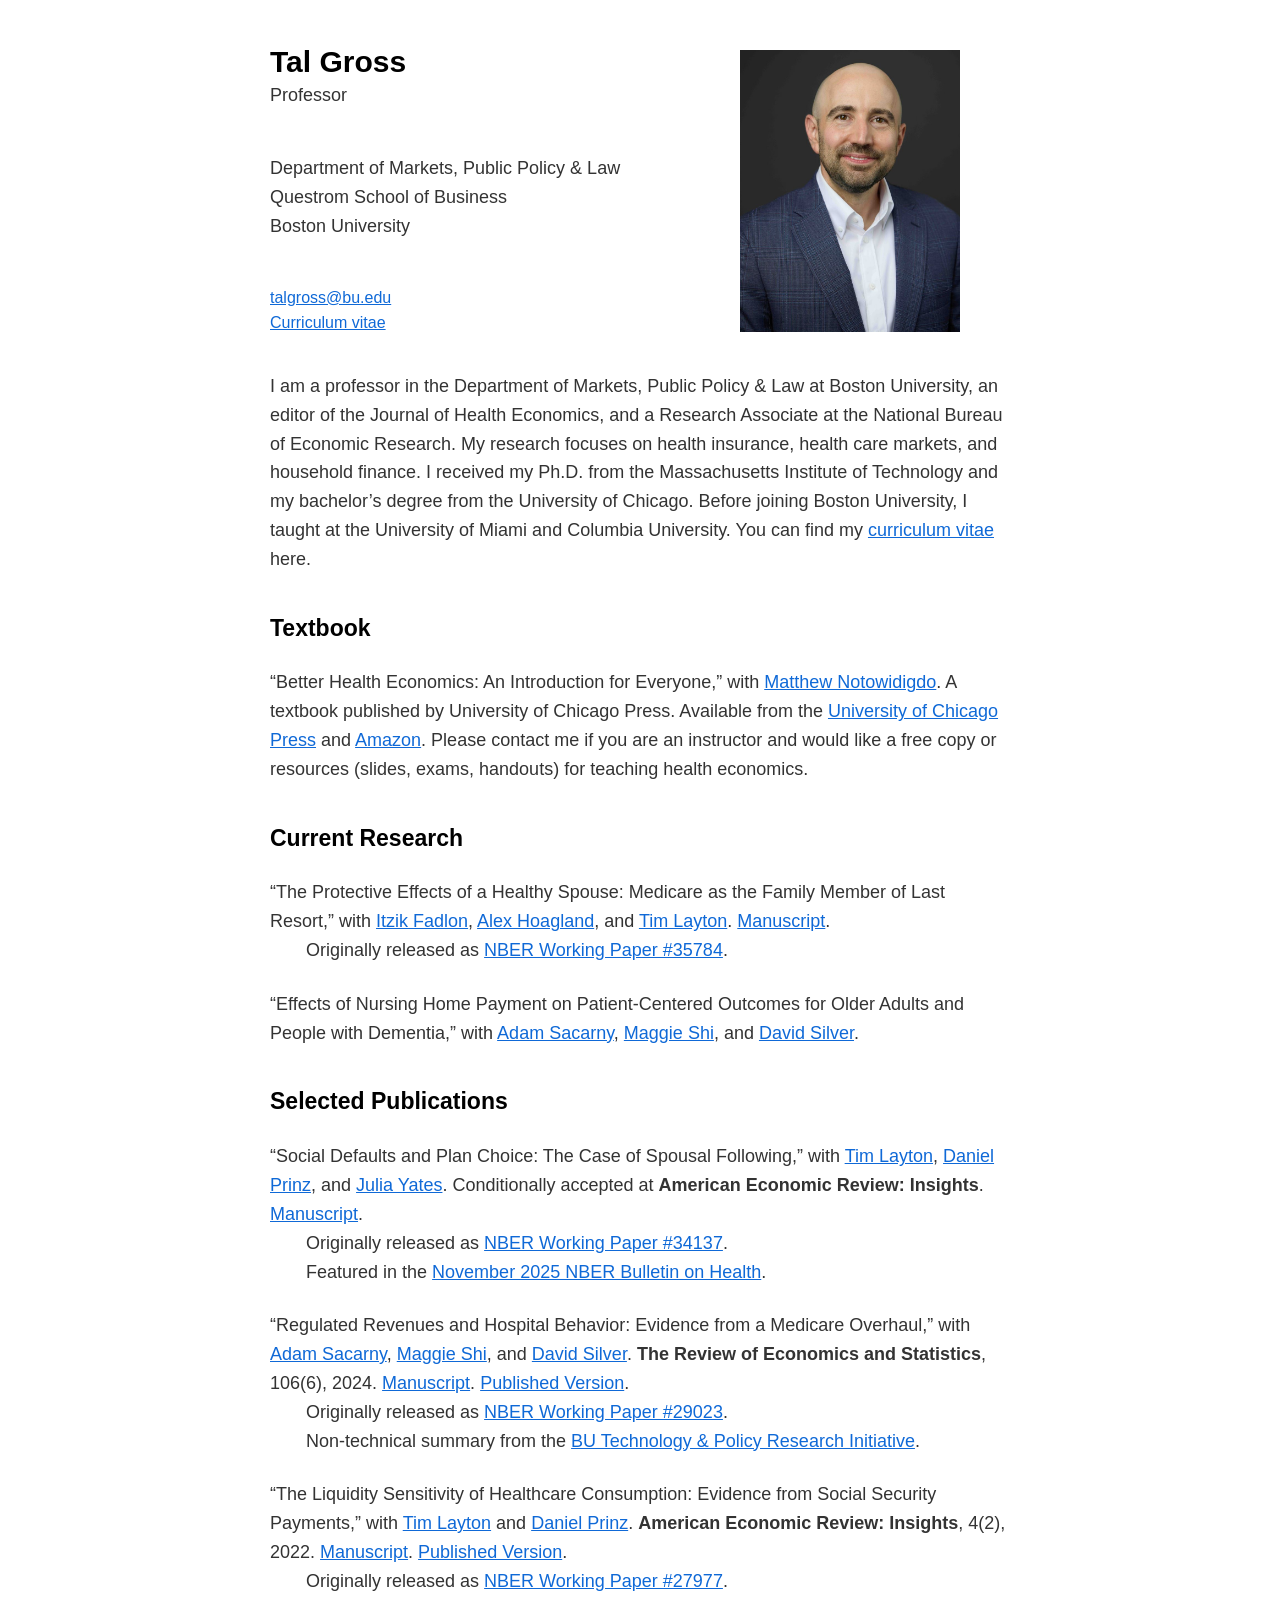
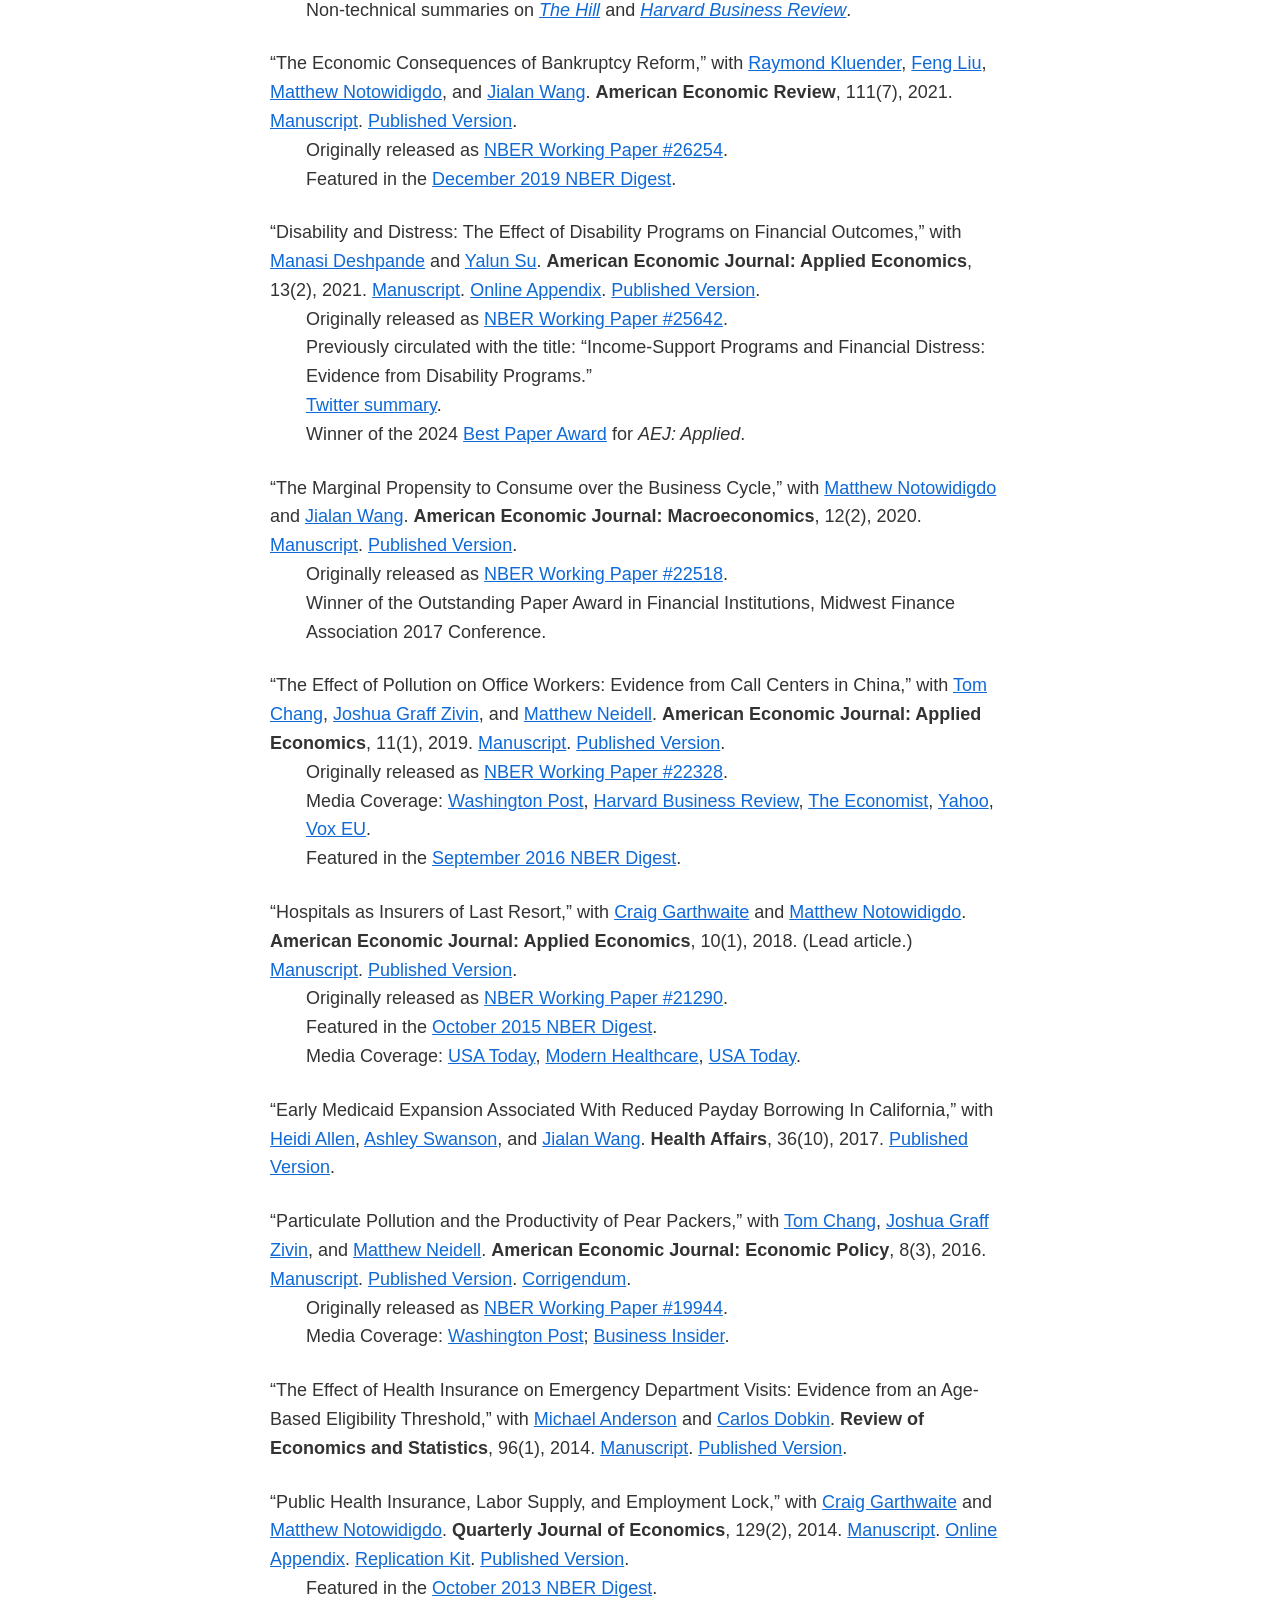
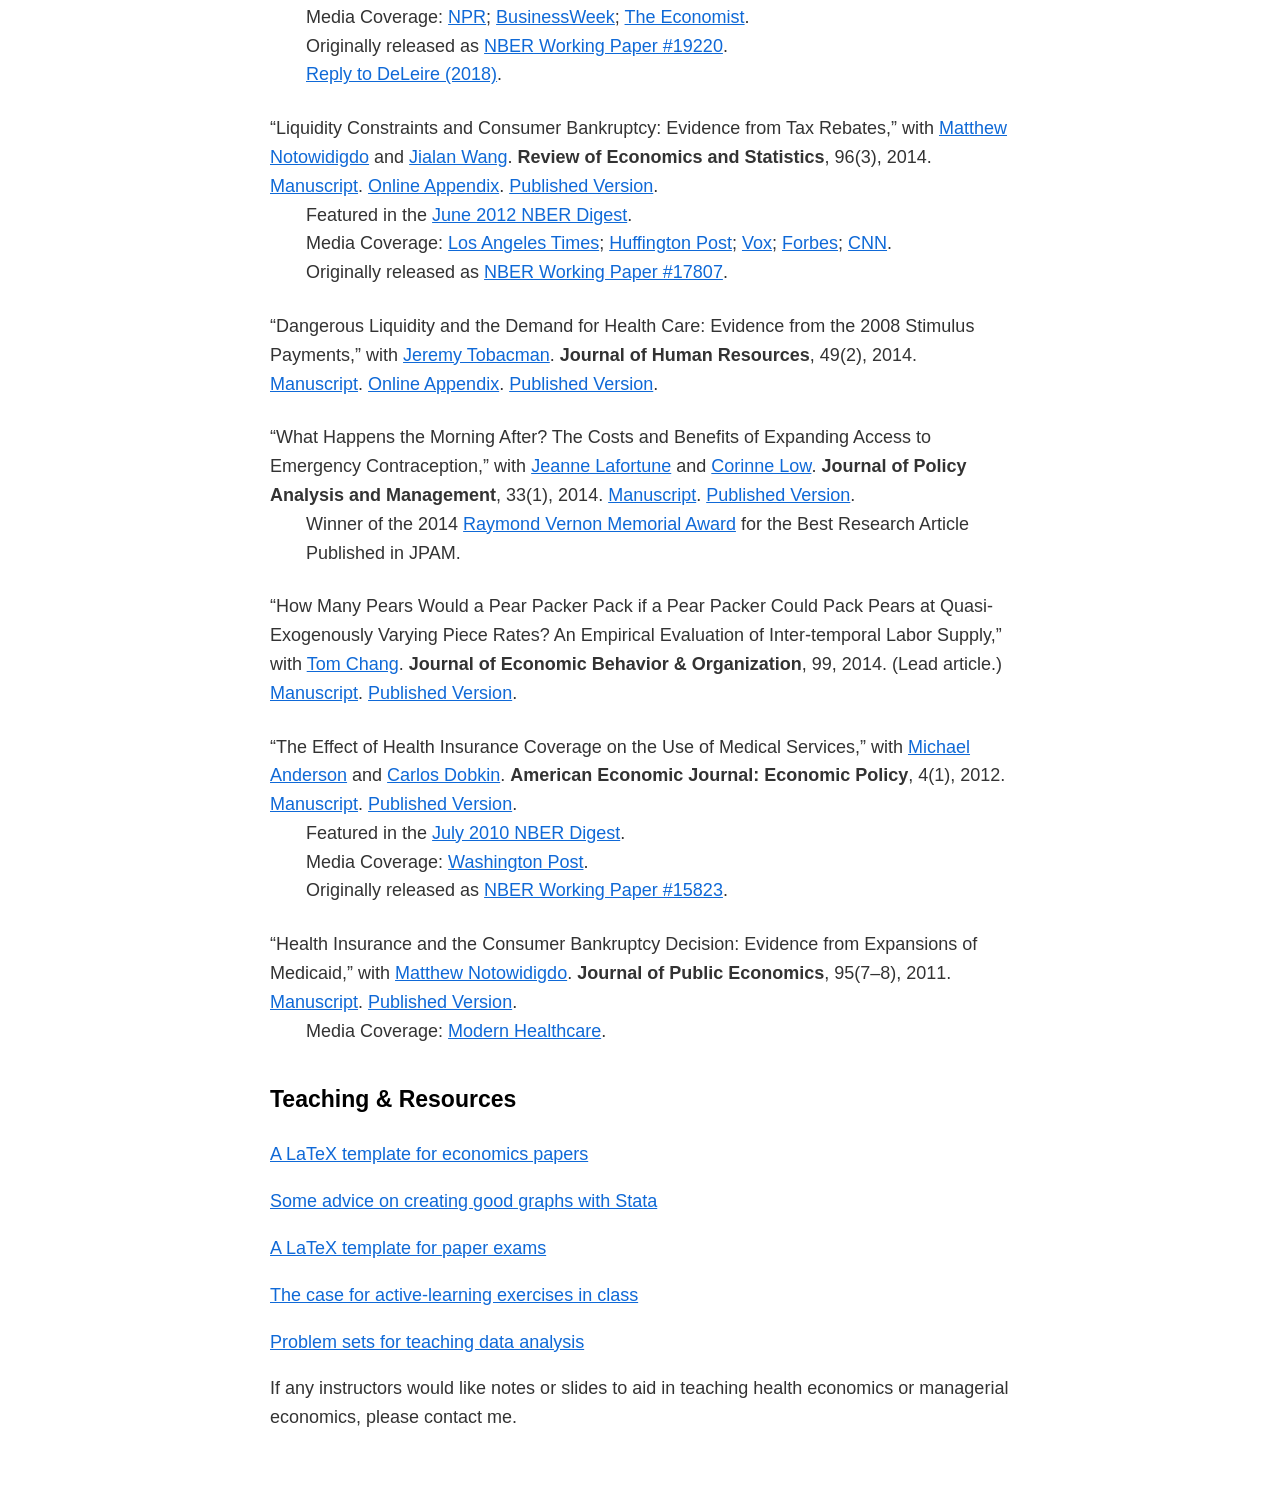
<file: index.html>
<!DOCTYPE html>
<!-- Home page for Tal Gross. To add a paper, copy one <div class="paper"> block and edit it. -->
<html lang="en">
<head>
  <meta charset="utf-8">
  <meta name="viewport" content="width=device-width, initial-scale=1">
  <title>Tal Gross</title>
  <meta name="description" content="Tal Gross, Professor of Markets, Public Policy &amp; Law at Boston University's Questrom School of Business. Research on health insurance and household finance.">
  <link rel="icon" href="/favicon.svg" type="image/svg+xml">
  <meta property="og:type" content="website">
  <meta property="og:title" content="Tal Gross">
  <meta property="og:description" content="Professor of Markets, Public Policy &amp; Law at Boston University's Questrom School of Business. Research on health insurance and household finance.">
  <meta property="og:url" content="https://talgross.com/">
  <meta property="og:image" content="https://talgross.com/images/tal-gross.jpeg">
  <meta name="twitter:card" content="summary">
  <link rel="stylesheet" href="style.css">
</head>
<body>

<main>

<!-- ======================= Contact and bio ======================= -->

<header class="contact">
  <div class="contact-text">
    <div>
      <h1>Tal Gross</h1>
      <p class="title">Professor</p>
    </div>
    <p class="affiliation">Department of Markets, Public Policy &amp; Law<br>
    Questrom School of Business<br>
    Boston University</p>
    <p class="contact-links"><a href="mailto:talgross@bu.edu">talgross@bu.edu</a><br>
    <a href="talgross_cv.pdf">Curriculum vitae</a></p>
  </div>
  <img class="headshot" src="images/tal-gross.jpeg" alt="Photo of Tal Gross">
</header>

<p>I am a professor in the Department of Markets, Public Policy &amp; Law at Boston University, an editor of the Journal of Health Economics, and a Research Associate at the National Bureau of Economic Research. My research focuses on health insurance, health care markets, and household finance. I received my Ph.D. from the Massachusetts Institute of Technology and my bachelor’s degree from the University of Chicago. Before joining Boston University, I taught at the University of Miami and Columbia University. You can find my <a href="talgross_cv.pdf">curriculum vitae</a> here.</p>

<!-- ======================= Textbook ======================= -->

<h2 class="section-heading">Textbook</h2>

<p>“Better Health Economics: An Introduction for Everyone,” with <a href="https://users.nber.org/~notom/">Matthew Notowidigdo</a>. A textbook published by University of Chicago Press. Available from the <a href="https://press.uchicago.edu/ucp/books/book/chicago/B/bo208556491.html">University of Chicago Press</a> and <a href="https://a.co/d/bDvPM5c">Amazon</a>. Please contact me if you are an instructor and would like a free copy or resources (slides, exams, handouts) for teaching health economics.</p>

<!-- ======================= Current research ======================= -->

<h2 class="section-heading">Current Research</h2>

<div class="paper">
  <p>“The Protective Effects of a Healthy Spouse: Medicare as the Family Member of Last Resort,” with <a href="https://pages.ucsd.edu/~yfadlon/">Itzik Fadlon</a>, <a href="https://alex-hoagland.github.io/">Alex Hoagland</a>, and <a href="https://www.timothyjlayton.com/">Tim Layton</a>. <a href="papers/fadlon-gross-hoagland-layton.pdf">Manuscript</a>.</p>
  <p class="note">Originally released as <a href="https://www.nber.org/papers/w35784">NBER Working Paper #35784</a>.</p>
</div>

<div class="paper">
  <p>“Effects of Nursing Home Payment on Patient-Centered Outcomes for Older Adults and People with Dementia,” with <a href="http://sacarny.com/">Adam Sacarny</a>, <a href="https://www.maggie-shi.com/">Maggie Shi</a>, and <a href="https://sites.google.com/site/silverdw/">David Silver</a>.</p>
</div>

<!-- ======================= Publications ======================= -->

<h2 class="section-heading">Selected Publications</h2>

<div class="paper">
  <p>“Social Defaults and Plan Choice: The Case of Spousal Following,” with <a href="https://www.timothyjlayton.com/">Tim Layton</a>, <a href="https://www.linkedin.com/in/prinzdani">Daniel Prinz</a>, and <a href="https://lsa.umich.edu/econ/people/phd-students/jryates.html">Julia Yates</a>. Conditionally accepted at <strong>American Economic Review: Insights</strong>. <a href="papers/gross-layton-prinz-yates.pdf">Manuscript</a>.</p>
  <p class="note">Originally released as <a href="https://www.nber.org/papers/w34137">NBER Working Paper #34137</a>.</p>
  <p class="note">Featured in the <a href="https://www.nber.org/bh/20253/spousal-following-and-medicare-part-d-plan-choice?page=1&amp;perPage=50">November 2025 NBER Bulletin on Health</a>.</p>
</div>

<div class="paper">
  <p>“Regulated Revenues and Hospital Behavior: Evidence from a Medicare Overhaul,” with <a href="http://sacarny.com/">Adam Sacarny</a>, <a href="https://www.maggie-shi.com/">Maggie Shi</a>, and <a href="https://sites.google.com/site/silverdw/">David Silver</a>. <strong>The Review of Economics and Statistics</strong>, 106(6), 2024. <a href="papers/gross-sacarny-shi-silver-2024.pdf">Manuscript</a>. <a href="https://doi.org/10.1162/rest_a_01254">Published Version</a>.</p>
  <p class="note">Originally released as <a href="https://www.nber.org/papers/w29023">NBER Working Paper #29023</a>.</p>
  <p class="note">Non-technical summary from the <a href="https://sites.bu.edu/tpri/2022/05/19/do-incentives-matter-for-hospitals/">BU Technology &amp; Policy Research Initiative</a>.</p>
</div>

<div class="paper">
  <p>“The Liquidity Sensitivity of Healthcare Consumption: Evidence from Social Security Payments,” with <a href="https://www.timothyjlayton.com/">Tim Layton</a> and <a href="https://www.linkedin.com/in/prinzdani">Daniel Prinz</a>. <strong>American Economic Review: Insights</strong>, 4(2), 2022. <a href="papers/gross-layton-prinz-2022.pdf">Manuscript</a>. <a href="https://doi.org/10.1257/aeri.20200830">Published Version</a>.</p>
  <p class="note">Originally released as <a href="http://www.nber.org/papers/w27977">NBER Working Paper #27977</a>.</p>
  <p class="note">Non-technical summaries on <a href="https://thehill.com/opinion/healthcare/529076-seniors-pattern-of-out-of-pocket-co-pays-says-much-about-us-healthcare"><em>The Hill</em></a> and <a href="https://hbr.org/2022/10/to-encourage-patients-to-fill-prescriptions-fix-copays"><em>Harvard Business Review</em></a>.</p>
</div>

<div class="paper">
  <p>“The Economic Consequences of Bankruptcy Reform,” with <a href="https://www.raykluender.com/">Raymond Kluender</a>, <a href="https://www.consumerfinance.gov/data-research/cfpb-researchers/feng-liu/">Feng Liu</a>, <a href="https://users.nber.org/~notom/">Matthew Notowidigdo</a>, and <a href="https://sites.google.com/site/jialanw/">Jialan Wang</a>. <strong>American Economic Review</strong>, 111(7), 2021. <a href="papers/gross-kluender-liu-notowidigdo-wang-2021.pdf">Manuscript</a>. <a href="https://doi.org/10.1257/aer.20191311">Published Version</a>.</p>
  <p class="note">Originally released as <a href="http://www.nber.org/papers/w26254">NBER Working Paper #26254</a>.</p>
  <p class="note">Featured in the <a href="https://www.nber.org/digest/dec19/dec19.pdf">December 2019 NBER Digest</a>.</p>
</div>

<div class="paper">
  <p>“Disability and Distress: The Effect of Disability Programs on Financial Outcomes,” with <a href="https://sites.google.com/view/mdeshpande">Manasi Deshpande</a> and <a href="https://scholar.google.com/citations?user=4s7i6xQAAAAJ&amp;hl=en">Yalun Su</a>. <strong>American Economic Journal: Applied Economics</strong>, 13(2), 2021. <a href="papers/deshpande-gross-su-2021.pdf">Manuscript</a>. <a href="papers/deshpande-gross-su-2021-appendix.pdf">Online Appendix</a>. <a href="https://doi.org/10.1257/app.20190709">Published Version</a>.</p>
  <p class="note">Originally released as <a href="http://www.nber.org/papers/w25642">NBER Working Paper #25642</a>.</p>
  <p class="note">Previously circulated with the title: “Income-Support Programs and Financial Distress: Evidence from Disability Programs.”</p>
  <p class="note"><a href="https://twitter.com/talgross/status/1105079815210786817">Twitter summary</a>.</p>
  <p class="note">Winner of the 2024 <a href="https://www.aeaweb.org/about-aea/honors-awards/aej-best-papers">Best Paper Award</a> for <em>AEJ: Applied</em>.</p>
</div>

<div class="paper">
  <p>“The Marginal Propensity to Consume over the Business Cycle,” with <a href="https://users.nber.org/~notom/">Matthew Notowidigdo</a> and <a href="https://sites.google.com/site/jialanw/">Jialan Wang</a>. <strong>American Economic Journal: Macroeconomics</strong>, 12(2), 2020. <a href="papers/gross-notowidigdo-wang-2020.pdf">Manuscript</a>. <a href="https://doi.org/10.1257/mac.20160287">Published Version</a>.</p>
  <p class="note">Originally released as <a href="http://www.nber.org/papers/w22518">NBER Working Paper #22518</a>.</p>
  <p class="note">Winner of the Outstanding Paper Award in Financial Institutions, Midwest Finance Association 2017 Conference.</p>
</div>

<div class="paper">
  <p>“The Effect of Pollution on Office Workers: Evidence from Call Centers in China,” with <a href="https://www.marshall.usc.edu/personnel/tom-chang">Tom Chang</a>, <a href="https://www.joshgraffzivin.com/">Joshua Graff Zivin</a>, and <a href="http://www.columbia.edu/~mn2191/">Matthew Neidell</a>. <strong>American Economic Journal: Applied Economics</strong>, 11(1), 2019. <a href="papers/chang-graffzivin-gross-neidell-2019.pdf">Manuscript</a>. <a href="https://doi.org/10.1257/app.20160436">Published Version</a>.</p>
  <p class="note">Originally released as <a href="http://www.nber.org/papers/w22328">NBER Working Paper #22328</a>.</p>
  <p class="note">Media Coverage: <a href="https://www.washingtonpost.com/news/energy-environment/wp/2016/06/14/the-hidden-toll-of-air-pollution-on-office-workers/">Washington Post</a>, <a href="https://hbr.org/2016/09/air-pollution-is-making-office-workers-less-productive">Harvard Business Review</a>, <a href="http://www.economist.com/blogs/economist-explains/2016/10/economist-explains-2">The Economist</a>, <a href="https://ca.finance.yahoo.com/news/pollution-is-making-it-harder-for-office-workers-to-be-productive-study-161359807.html">Yahoo</a>, <a href="http://voxeu.org/article/impact-pollution-worker-productivity">Vox EU</a>.</p>
  <p class="note">Featured in the <a href="http://www.nber.org/digest/sep16/sep16.pdf">September 2016 NBER Digest</a>.</p>
</div>

<div class="paper">
  <p>“Hospitals as Insurers of Last Resort,” with <a href="https://www.kellogg.northwestern.edu/academics-research/faculty/garthwaite_craig/">Craig Garthwaite</a> and <a href="https://users.nber.org/~notom/">Matthew Notowidigdo</a>. <strong>American Economic Journal: Applied Economics</strong>, 10(1), 2018. (Lead article.) <a href="papers/garthwaite-gross-notowidigdo-2018.pdf">Manuscript</a>. <a href="https://doi.org/10.1257/app.20150581">Published Version</a>.</p>
  <p class="note">Originally released as <a href="http://www.nber.org/papers/w21290">NBER Working Paper #21290</a>.</p>
  <p class="note">Featured in the <a href="http://www.nber.org/digest/oct15/oct15.pdf">October 2015 NBER Digest</a>.</p>
  <p class="note">Media Coverage: <a href="http://www.usatoday.com/story/news/nation/2015/06/25/aca-subsidies-remain-under-supreme-court-decision/71116336/">USA Today</a>, <a href="https://web.archive.org/web/20190106095228/https://www.modernhealthcare.com/article/20150623/NEWS/150629964">Modern Healthcare</a>, <a href="https://www.usatoday.com/story/news/politics/2017/07/03/who-pays-when-someone-without-insurance-shows-up-er/445756001/">USA Today</a>.</p>
</div>

<div class="paper">
  <p>“Early Medicaid Expansion Associated With Reduced Payday Borrowing In California,” with <a href="https://socialwork.columbia.edu/directory/heidi-l-allen">Heidi Allen</a>, <a href="https://econ.wisc.edu/staff/swanson-ashley/">Ashley Swanson</a>, and <a href="https://sites.google.com/site/jialanw/">Jialan Wang</a>. <strong>Health Affairs</strong>, 36(10), 2017. <a href="https://doi.org/10.1377/hlthaff.2017.0369">Published Version</a>.</p>
</div>

<div class="paper">
  <p>“Particulate Pollution and the Productivity of Pear Packers,” with <a href="https://www.marshall.usc.edu/personnel/tom-chang">Tom Chang</a>, <a href="https://www.joshgraffzivin.com/">Joshua Graff Zivin</a>, and <a href="http://www.columbia.edu/~mn2191/">Matthew Neidell</a>. <strong>American Economic Journal: Economic Policy</strong>, 8(3), 2016. <a href="papers/chang-graffzivin-gross-neidell-2016.pdf">Manuscript</a>. <a href="https://doi.org/10.1257/pol.20150085">Published Version</a>. <a href="https://doi.org/10.1257/pol.11.3.454">Corrigendum</a>.</p>
  <p class="note">Originally released as <a href="http://www.nber.org/papers/w19944">NBER Working Paper #19944</a>.</p>
  <p class="note">Media Coverage: <a href="http://www.washingtonpost.com/blogs/wonkblog/wp/2014/03/10/new-research-shows-air-pollution-might-make-you-bad-at-your-job/">Washington Post</a>; <a href="http://www.businessinsider.com/pollution-affects-labor-productivity-2015-6">Business Insider</a>.</p>
</div>

<div class="paper">
  <p>“The Effect of Health Insurance on Emergency Department Visits: Evidence from an Age-Based Eligibility Threshold,” with <a href="https://anderson.are.berkeley.edu/Homepage.html">Michael Anderson</a> and <a href="http://people.ucsc.edu/~cdobkin/">Carlos Dobkin</a>. <strong>Review of Economics and Statistics</strong>, 96(1), 2014. <a href="papers/anderson-dobkin-gross-2014.pdf">Manuscript</a>. <a href="https://doi.org/10.1162/rest_a_00378">Published Version</a>.</p>
</div>

<div class="paper">
  <p>“Public Health Insurance, Labor Supply, and Employment Lock,” with <a href="https://www.kellogg.northwestern.edu/academics-research/faculty/garthwaite_craig/">Craig Garthwaite</a> and <a href="https://users.nber.org/~notom/">Matthew Notowidigdo</a>. <strong>Quarterly Journal of Economics</strong>, 129(2), 2014. <a href="papers/garthwaite-gross-notowidigdo-2014.pdf">Manuscript</a>. <a href="papers/garthwaite-gross-notowidigdo-2014-appendix.pdf">Online Appendix</a>. <a href="http://www.nber.org/~notom/ggn-replication-kit.zip">Replication Kit</a>. <a href="https://doi.org/10.1093/qje/qju005">Published Version</a>.</p>
  <p class="note">Featured in the <a href="http://www.nber.org/digest/oct13/oct13.pdf">October 2013 NBER Digest</a>.</p>
  <p class="note">Media Coverage: <a href="https://web.archive.org/web/20130718160529/http://www.marketplace.org:80/topics/economy/health-care/affordable-care-act-may-free-some-working-health-insurance">NPR</a>; <a href="https://web.archive.org/web/20130728070442/http://www.businessweek.com:80/articles/2013-07-26/obamacare-could-shrink-jobs-why-that-might-be-ok">BusinessWeek</a>; <a href="https://web.archive.org/web/20130815211618/http://www.economist.com/whichmba/lessons-tennessee">The Economist</a>.</p>
  <p class="note">Originally released as <a href="http://www.nber.org/papers/w19220">NBER Working Paper #19220</a>.</p>
  <p class="note"><a href="papers/garthwaite-gross-notowidigdo-2014-reply.pdf">Reply to DeLeire (2018)</a>.</p>
</div>

<div class="paper">
  <p>“Liquidity Constraints and Consumer Bankruptcy: Evidence from Tax Rebates,” with <a href="https://users.nber.org/~notom/">Matthew Notowidigdo</a> and <a href="https://sites.google.com/site/jialanw/">Jialan Wang</a>. <strong>Review of Economics and Statistics</strong>, 96(3), 2014. <a href="papers/gross-notowidigdo-wang-2014.pdf">Manuscript</a>. <a href="papers/gross-notowidigdo-wang-2014-appendix.pdf">Online Appendix</a>. <a href="https://doi.org/10.1162/rest_a_00391">Published Version</a>.</p>
  <p class="note">Featured in the <a href="http://www.nber.org/digest/jun12/jun12.pdf">June 2012 NBER Digest</a>.</p>
  <p class="note">Media Coverage: <a href="http://www.latimes.com/business/money/la-fi-mo-tax-refunds-bankruptcy-20120323,0,1191292.story">Los Angeles Times</a>; <a href="http://www.huffingtonpost.com/2012/03/23/bankruptcy-tax-refund_n_1374861.html">Huffington Post</a>; <a href="https://web.archive.org/web/20120408194123/http://www.voxeu.org:80/index.php?q=node/7846">Vox</a>; <a href="http://www.forbes.com/sites/daviddisalvo/2012/03/22/why-tax-rebates-boost-bankruptcies-and-why-thats-not-all-bad/">Forbes</a>; <a href="https://web.archive.org/web/20120508183751/http://money.cnn.com:80/2012/05/07/pf/bankruptcy-costs/index.htm">CNN</a>.</p>
  <p class="note">Originally released as <a href="http://www.nber.org/papers/w17807">NBER Working Paper #17807</a>.</p>
</div>

<div class="paper">
  <p>“Dangerous Liquidity and the Demand for Health Care: Evidence from the 2008 Stimulus Payments,” with <a href="http://lerner.udel.edu/faculty-staff-directory/jeremy-tobacman/">Jeremy Tobacman</a>. <strong>Journal of Human Resources</strong>, 49(2), 2014. <a href="papers/gross-tobacman-2014.pdf">Manuscript</a>. <a href="papers/gross-tobacman-2014-appendix.pdf">Online Appendix</a>. <a href="https://doi.org/10.3368/jhr.49.2.424">Published Version</a>.</p>
</div>

<div class="paper">
  <p>“What Happens the Morning After? The Costs and Benefits of Expanding Access to Emergency Contraception,” with <a href="http://sites.google.com/site/jeannelafortune/">Jeanne Lafortune</a> and <a href="https://bepp.wharton.upenn.edu/profile/corlow/">Corinne Low</a>. <strong>Journal of Policy Analysis and Management</strong>, 33(1), 2014. <a href="papers/gross-lafortune-low-2014.pdf">Manuscript</a>. <a href="https://doi.org/10.1002/pam.21731">Published Version</a>.</p>
  <p class="note">Winner of the 2014 <a href="https://www.appam.org/about-appam/awards/raymond-vernon-memorial-award/">Raymond Vernon Memorial Award</a> for the Best Research Article Published in JPAM.</p>
</div>

<div class="paper">
  <p>“How Many Pears Would a Pear Packer Pack if a Pear Packer Could Pack Pears at Quasi-Exogenously Varying Piece Rates? An Empirical Evaluation of Inter-temporal Labor Supply,” with <a href="https://www.marshall.usc.edu/personnel/tom-chang">Tom Chang</a>. <strong>Journal of Economic Behavior &amp; Organization</strong>, 99, 2014. (Lead article.) <a href="papers/chang-gross-2014.pdf">Manuscript</a>. <a href="https://doi.org/10.1016/j.jebo.2013.11.001">Published Version</a>.</p>
</div>

<div class="paper">
  <p>“The Effect of Health Insurance Coverage on the Use of Medical Services,” with <a href="https://anderson.are.berkeley.edu/Homepage.html">Michael Anderson</a> and <a href="http://people.ucsc.edu/~cdobkin/">Carlos Dobkin</a>. <strong>American Economic Journal: Economic Policy</strong>, 4(1), 2012. <a href="papers/anderson-dobkin-gross-2012.pdf">Manuscript</a>. <a href="https://doi.org/10.1257/pol.4.1.1">Published Version</a>.</p>
  <p class="note">Featured in the <a href="http://www.nber.org/digest/jul10/jul10.pdf">July 2010 NBER Digest</a>.</p>
  <p class="note">Media Coverage: <a href="http://www.washingtonpost.com/wp-dyn/content/article/2010/03/23/AR2010032302347.html?hpid=opinionsbox1">Washington Post</a>.</p>
  <p class="note">Originally released as <a href="http://www.nber.org/papers/w15823">NBER Working Paper #15823</a>.</p>
</div>

<div class="paper">
  <p>“Health Insurance and the Consumer Bankruptcy Decision: Evidence from Expansions of Medicaid,” with <a href="https://users.nber.org/~notom/">Matthew Notowidigdo</a>. <strong>Journal of Public Economics</strong>, 95(7–8), 2011. <a href="papers/gross-notowidigdo-2011.pdf">Manuscript</a>. <a href="https://doi.org/10.1016/j.jpubeco.2011.01.012">Published Version</a>.</p>
  <p class="note">Media Coverage: <a href="https://web.archive.org/web/20110827120717/http://www.modernhealthcare.com:80/article/20110414/blogs01/304149984">Modern Healthcare</a>.</p>
</div>

<!-- ======================= Teaching and resources ======================= -->

<h2 class="section-heading">Teaching &amp; Resources</h2>

<p><a href="https://bsky.app/profile/talgross.bsky.social/post/3lj6batfz7c2r">A LaTeX template for economics papers</a></p>
<p><a href="https://bsky.app/profile/talgross.bsky.social/post/3lk4bfmixrc23">Some advice on creating good graphs with Stata</a></p>
<p><a href="https://github.com/talgross-bu/LaTeX-template-for-exams">A LaTeX template for paper exams</a></p>
<p><a href="teaching/one-idea-for-teaching.pdf">The case for active-learning exercises in class</a></p>
<p><a href="problem-sets.html">Problem sets for teaching data analysis</a></p>
<p>If any instructors would like notes or slides to aid in teaching health economics or managerial economics, please contact me.</p>

</main>

</body>
</html>
</file>
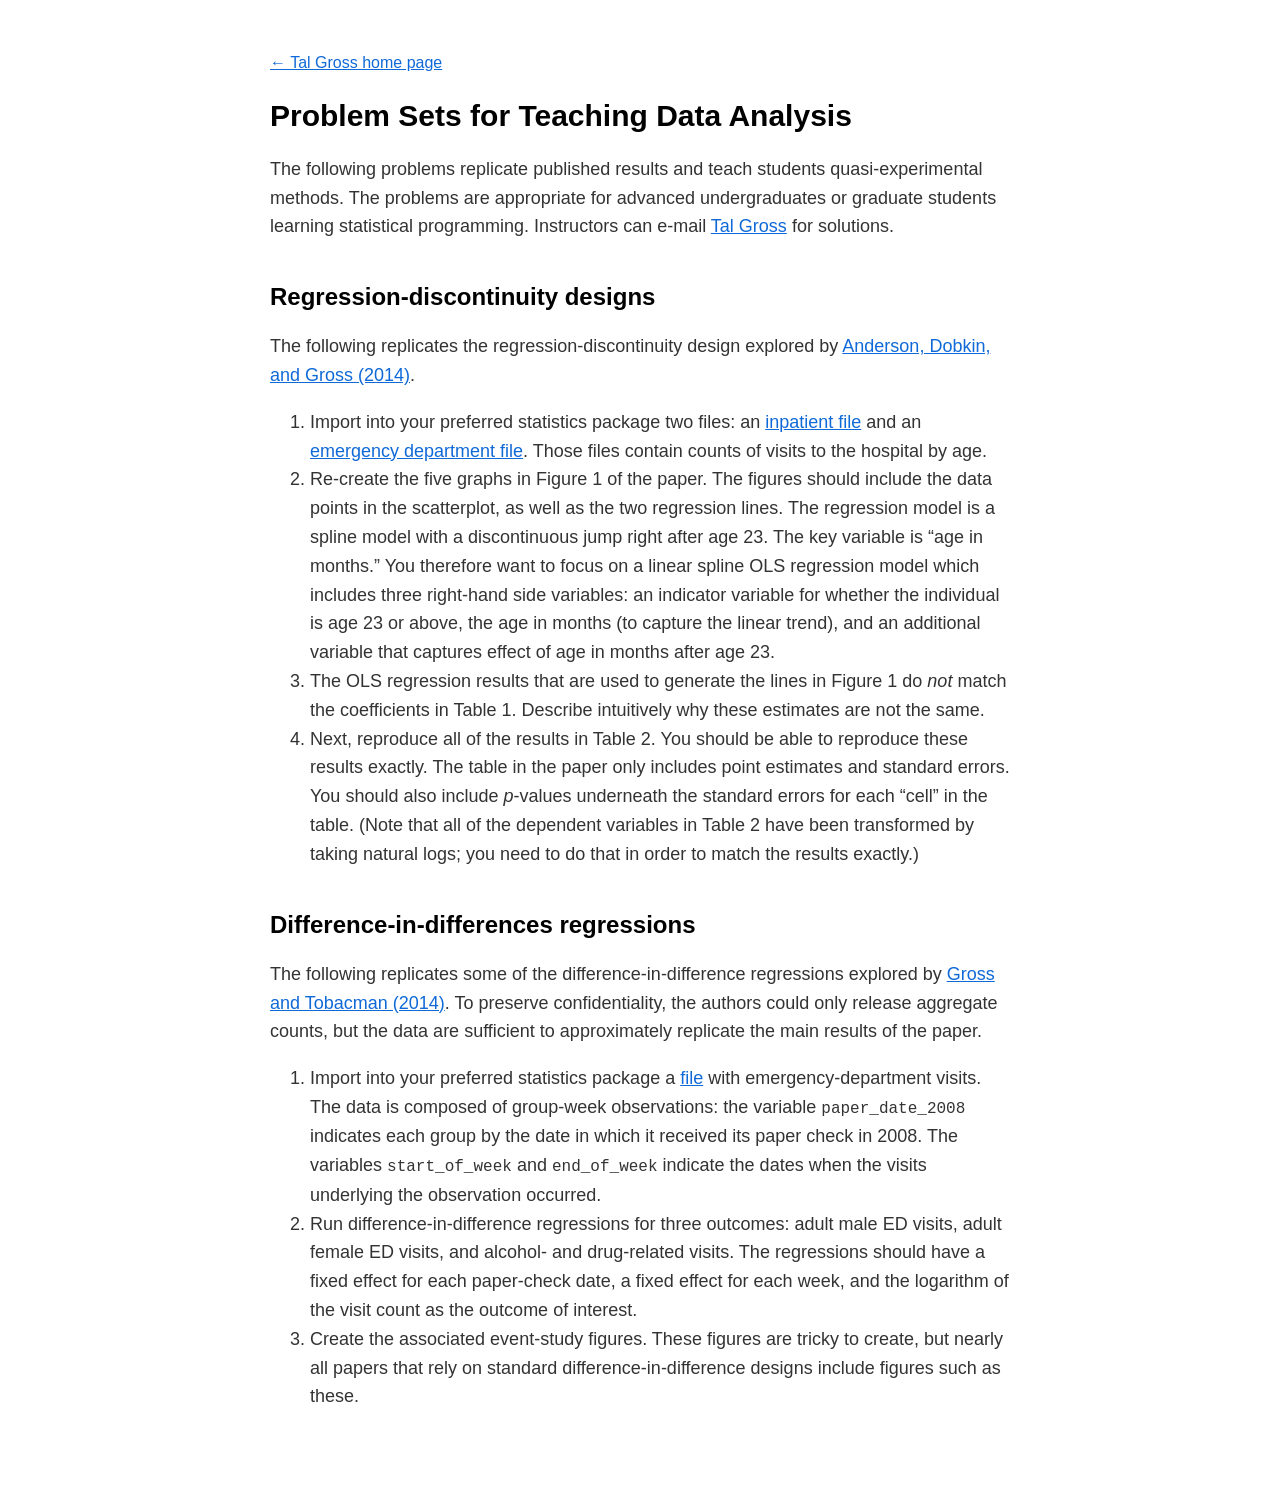
<file: problem-sets.html>
<!DOCTYPE html>
<!-- Problem sets for teaching data analysis, with links to the data files in teaching/. -->
<html lang="en">
<head>
  <meta charset="utf-8">
  <meta name="viewport" content="width=device-width, initial-scale=1">
  <title>Problem Sets for Teaching Data Analysis | Tal Gross</title>
  <meta name="description" content="Problem sets that replicate published health economics results and teach quasi-experimental methods.">
  <link rel="icon" href="/favicon.svg" type="image/svg+xml">
  <meta property="og:type" content="website">
  <meta property="og:title" content="Problem Sets for Teaching Data Analysis | Tal Gross">
  <meta property="og:description" content="Problem sets that replicate published health economics results and teach quasi-experimental methods.">
  <meta property="og:url" content="https://talgross.com/problem-sets.html">
  <meta property="og:image" content="https://talgross.com/images/tal-gross.jpeg">
  <meta name="twitter:card" content="summary">
  <link rel="stylesheet" href="style.css">
</head>
<body>

<main>

<p class="home-link"><a href="./">&larr; Tal Gross home page</a></p>

<h1>Problem Sets for Teaching Data Analysis</h1>

<p>The following problems replicate published results and teach students quasi-experimental methods. The problems are appropriate for advanced undergraduates or graduate students learning statistical programming. Instructors can e-mail <a href="mailto:talgross@bu.edu">Tal Gross</a> for solutions.</p>

<h2>Regression-discontinuity designs</h2>

<p>The following replicates the regression-discontinuity design explored by <a href="https://doi.org/10.1162/rest_a_00378">Anderson, Dobkin, and Gross (2014)</a>.</p>

<ol>
  <li>Import into your preferred statistics package two files: an <a href="teaching/P10_Inpatient_CSV_File.csv.zip">inpatient file</a> and an <a href="teaching/P03_ED_Analysis_File.csv.zip">emergency department file</a>. Those files contain counts of visits to the hospital by age.</li>
  <li>Re-create the five graphs in Figure 1 of the paper. The figures should include the data points in the scatterplot, as well as the two regression lines. The regression model is a spline model with a discontinuous jump right after age 23. The key variable is “age in months.” You therefore want to focus on a linear spline OLS regression model which includes three right-hand side variables: an indicator variable for whether the individual is age 23 or above, the age in months (to capture the linear trend), and an additional variable that captures effect of age in months after age 23.</li>
  <li>The OLS regression results that are used to generate the lines in Figure 1 do <em>not</em> match the coefficients in Table 1. Describe intuitively why these estimates are not the same.</li>
  <li>Next, reproduce all of the results in Table 2. You should be able to reproduce these results exactly. The table in the paper only includes point estimates and standard errors. You should also include <em>p</em>-values underneath the standard errors for each “cell” in the table. (Note that all of the dependent variables in Table 2 have been transformed by taking natural logs; you need to do that in order to match the results exactly.)</li>
</ol>

<h2>Difference-in-differences regressions</h2>

<p>The following replicates some of the difference-in-difference regressions explored by <a href="https://doi.org/10.3368/jhr.49.2.424">Gross and Tobacman (2014)</a>. To preserve confidentiality, the authors could only release aggregate counts, but the data are sufficient to approximately replicate the main results of the paper.</p>

<ol>
  <li>Import into your preferred statistics package a <a href="teaching/simplified-gross-tobacman-ed-data.csv.zip">file</a> with emergency-department visits. The data is composed of group-week observations: the variable <code>paper_date_2008</code> indicates each group by the date in which it received its paper check in 2008. The variables <code>start_of_week</code> and <code>end_of_week</code> indicate the dates when the visits underlying the observation occurred.</li>
  <li>Run difference-in-difference regressions for three outcomes: adult male ED visits, adult female ED visits, and alcohol- and drug-related visits. The regressions should have a fixed effect for each paper-check date, a fixed effect for each week, and the logarithm of the visit count as the outcome of interest.</li>
  <li>Create the associated event-study figures. These figures are tricky to create, but nearly all papers that rely on standard difference-in-difference designs include figures such as these.</li>
</ol>

</main>

</body>
</html>
</file>
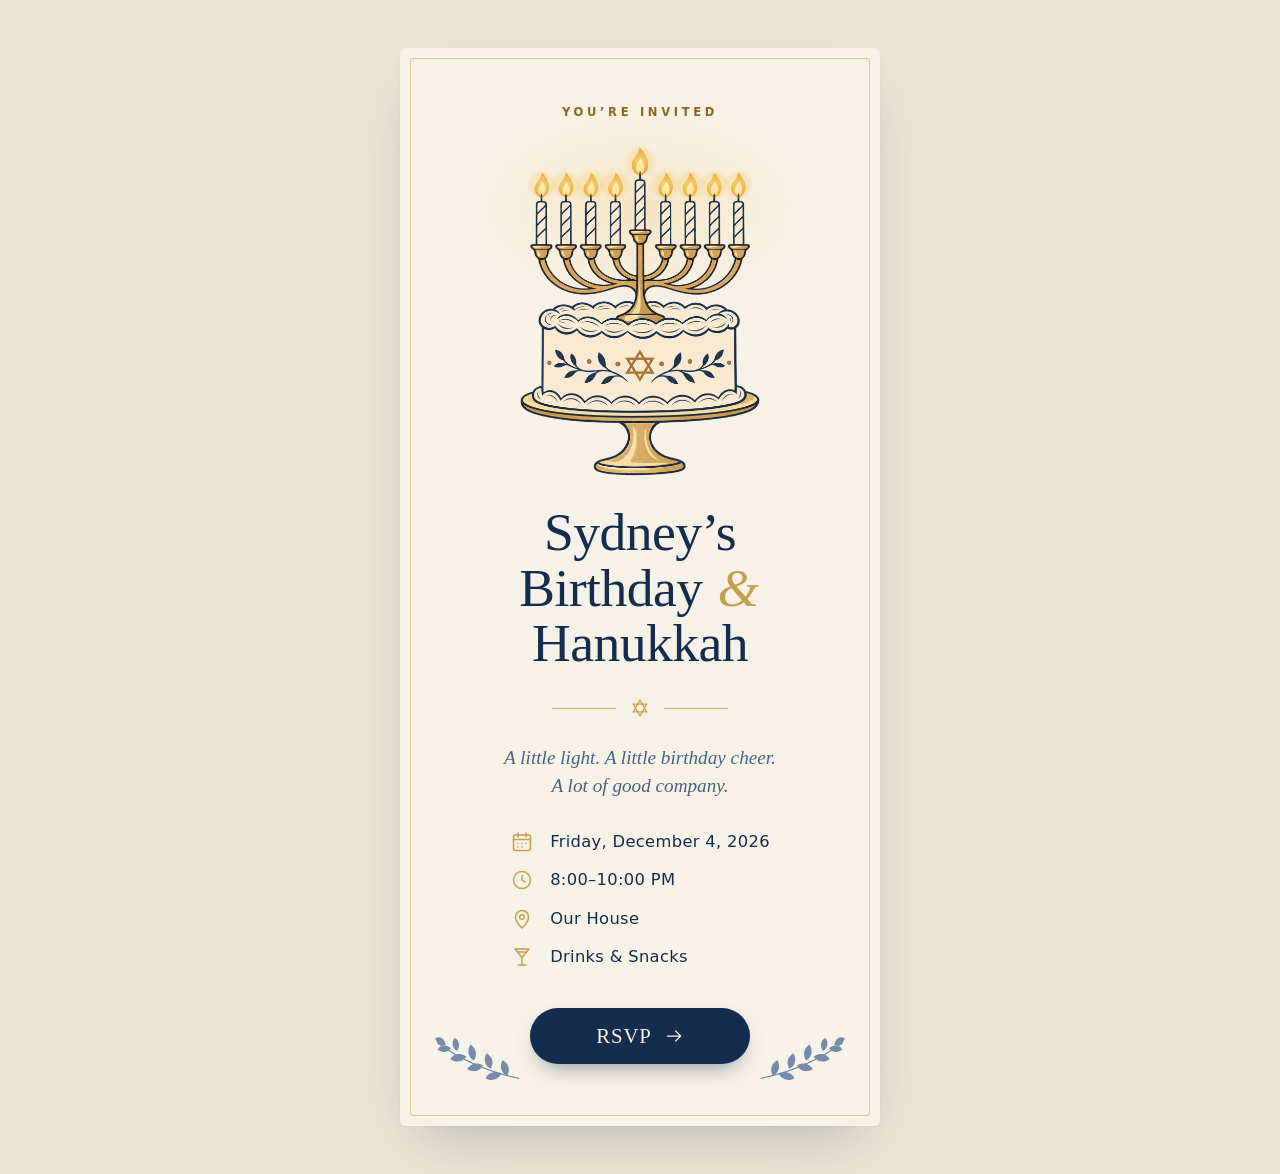
<file: syd_rsvp.html>
<!DOCTYPE html>
<html lang="en">
<head>
<meta charset="utf-8">
<meta name="viewport" content="width=device-width, initial-scale=1, viewport-fit=cover">
<meta name="robots" content="noindex, nofollow">
<meta name="theme-color" content="#F7F2E8">
<title>Sydney’s Birthday &amp; Hanukkah</title>

<!--
  A visual mock-up of an invitation and RSVP. Everything lives in this one
  file; the only other asset is images/syd_rsvp_cake.png. Nothing is sent
  or stored anywhere.
-->

<style>
  /* ---------- Palette and type ---------- */
  :root {
    --ivory: #F7F2E8;
    --ivory-deep: #EDE6D6;
    --paper: #FBF8F1;
    --navy: #142C4E;
    --gold: #C5A04C;
    --gold-ink: #86681E;   /* darker gold, readable as small text */
    --slate: #5F7A9C;
    --slate-ink: #4A6283;
    --line: rgba(20, 44, 78, 0.16);

    --display: "Didot", "Bodoni 72", "Hoefler Text", "Baskerville", Georgia, serif;
    --serif: "Hoefler Text", "Baskerville", "Iowan Old Style", "Palatino", Georgia, serif;
    --sans: "Avenir Next", "Avenir", "Helvetica Neue", system-ui, -apple-system, "Segoe UI", sans-serif;
  }

  *, *::before, *::after { box-sizing: border-box; }

  html { -webkit-text-size-adjust: 100%; }

  body {
    margin: 0;
    background: var(--ivory);
    color: var(--navy);
    font-family: var(--sans);
    font-size: 17px;
    line-height: 1.5;
    -webkit-font-smoothing: antialiased;
  }

  h1, h2, h3, p { margin: 0; }
  [hidden] { display: none !important; }

  .visually-hidden {
    position: absolute;
    width: 1px; height: 1px;
    overflow: hidden;
    clip-path: inset(50%);
    white-space: nowrap;
  }

  /* ---------- The card ---------- */
  .card {
    position: relative;
    max-width: 480px;
    min-height: 100vh;
    min-height: 100svh;
    margin: 0 auto;
    padding: 44px 30px 48px;
    background: var(--ivory);
    overflow: hidden;
  }

  /* A thin gold rule just inside the edge, like a printed border. */
  .card::before {
    content: "";
    position: absolute;
    inset: 10px;
    border: 1px solid rgba(197, 160, 76, 0.55);
    border-radius: 3px;
    pointer-events: none;
  }

  @media (min-width: 600px) {
    body {
      background: var(--ivory-deep);
      padding: 48px 20px;
    }
    .card {
      min-height: 0;
      padding: 56px 48px 56px;
      border-radius: 6px;
      box-shadow: 0 1px 2px rgba(20, 44, 78, 0.06), 0 24px 60px -20px rgba(20, 44, 78, 0.28);
    }
  }

  /* ---------- Stages and their transitions ---------- */
  .stage {
    position: relative;
    text-align: center;
    animation: stage-in 0.6s cubic-bezier(0.2, 0.7, 0.2, 1) backwards;
  }
  .stage.leaving {
    opacity: 0;
    transform: translateY(-8px);
    transition: opacity 0.26s ease, transform 0.26s ease;
  }
  @keyframes stage-in {
    from { opacity: 0; transform: translateY(14px); }
  }

  .stage h1:focus, .stage h2:focus { outline: none; }

  /* ---------- Shared decorative pieces ---------- */
  .eyebrow {
    font-size: 0.72rem;
    font-weight: 600;
    letter-spacing: 0.32em;
    text-transform: uppercase;
    color: var(--gold-ink);
  }

  .sprig { position: absolute; width: 84px; height: 56px; color: var(--slate); opacity: 0.85; pointer-events: none; }
  .sprig.top-left { top: -14px; left: -12px; transform: scaleY(-1); }
  .sprig.top-right { top: -14px; right: -12px; transform: scale(-1, -1); }
  .sprig.bottom-left { bottom: -18px; left: -12px; transform: scaleX(-1) rotate(8deg); }
  .sprig.bottom-right { bottom: -18px; right: -12px; transform: rotate(8deg); }

  .star-mark { width: 30px; height: 30px; color: var(--gold); }

  .divider {
    display: flex;
    align-items: center;
    justify-content: center;
    gap: 14px;
    margin: 26px auto;
    color: var(--gold);
  }
  .divider::before, .divider::after {
    content: "";
    width: 64px;
    height: 1px;
    background: currentColor;
    opacity: 0.8;
  }
  .divider svg { width: 20px; height: 20px; }

  .button {
    display: inline-flex;
    align-items: center;
    justify-content: center;
    gap: 12px;
    min-width: 220px;
    min-height: 56px;
    padding: 0 36px;
    border: 0;
    border-radius: 999px;
    background: var(--navy);
    color: var(--ivory);
    font-family: var(--display);
    font-size: 1.3rem;
    letter-spacing: 0.04em;
    cursor: pointer;
    box-shadow: 0 10px 24px -12px rgba(20, 44, 78, 0.7), inset 0 0 0 1px rgba(197, 160, 76, 0.0);
    transition: transform 0.2s ease, box-shadow 0.2s ease, background-color 0.2s ease;
    -webkit-tap-highlight-color: transparent;
  }
  .button svg { width: 20px; height: 20px; transition: transform 0.25s ease; }
  .button:hover { background: #1B3A63; transform: translateY(-1px); }
  .button:hover svg { transform: translateX(4px); }
  .button:active { transform: translateY(1px) scale(0.99); }

  .button.quiet {
    min-height: 50px;
    background: transparent;
    color: var(--navy);
    font-size: 1.1rem;
    box-shadow: inset 0 0 0 1px var(--navy);
  }
  .button.quiet:hover { background: rgba(20, 44, 78, 0.06); }

  :focus-visible { outline: 2px solid var(--gold-ink); outline-offset: 3px; }

  /* ---------- Stage 1: the invitation ---------- */
  .cake {
    position: relative;
    width: min(64%, 250px);
    margin: 22px auto 26px;
  }
  /* A soft pool of candlelight behind the menorah. */
  .cake::before {
    content: "";
    position: absolute;
    left: -22%; right: -22%; top: -12%;
    height: 62%;
    background: radial-gradient(closest-side, rgba(240, 205, 120, 0.34), rgba(240, 205, 120, 0.12) 55%, transparent);
    animation: breathe 5s ease-in-out infinite;
  }
  .cake img { position: relative; display: block; width: 100%; height: auto; }

  .flame {
    position: absolute;
    width: 13%;
    aspect-ratio: 1;
    margin: -6.5% 0 0 -6.5%;
    border-radius: 50%;
    background: radial-gradient(circle, rgba(255, 240, 185, 0.6), rgba(248, 200, 95, 0.28) 45%, transparent 70%);
    pointer-events: none;
    animation: flicker 2.6s ease-in-out infinite;
  }
  .flame:nth-of-type(2n) { animation-duration: 3.1s; animation-delay: -1.2s; }
  .flame:nth-of-type(3n) { animation-duration: 2.2s; animation-delay: -0.6s; }
  .flame:nth-of-type(5n) { animation-duration: 3.6s; animation-delay: -2.1s; }

  @keyframes flicker {
    0%, 100% { opacity: 0.55; transform: scale(0.92); }
    22% { opacity: 1; transform: scale(1.1) translateY(-2%); }
    41% { opacity: 0.7; transform: scale(0.98); }
    63% { opacity: 0.95; transform: scale(1.06) translateY(-1%); }
    82% { opacity: 0.6; transform: scale(0.95); }
  }
  @keyframes breathe {
    0%, 100% { opacity: 0.75; }
    50% { opacity: 1; }
  }

  .title {
    font-family: var(--display);
    font-weight: 400;
    font-size: clamp(2.5rem, 11.5vw, 3.35rem);
    line-height: 1.04;
    letter-spacing: -0.01em;
  }
  .title .ampersand {
    font-family: var(--serif);
    font-style: italic;
    color: var(--gold);
    padding: 0 0.04em;
  }

  .tagline {
    font-family: var(--serif);
    font-style: italic;
    font-size: 1.2rem;
    line-height: 1.45;
    color: var(--slate-ink);
  }

  .details {
    display: inline-grid;
    grid-template-columns: 24px auto;
    gap: 14px 16px;
    align-items: center;
    margin: 30px 0 38px;
    padding: 0;
    text-align: left;
    font-size: 1.02rem;
    font-weight: 500;
    letter-spacing: 0.02em;
  }
  .details svg { width: 24px; height: 24px; color: var(--gold); }
  .details dt, .details dd { margin: 0; display: flex; align-items: center; }

  .invite-footer { position: relative; padding-bottom: 6px; }

  /* ---------- Stage 2: the RSVP ---------- */
  .stage-header { padding-top: 10px; }
  .stage-header .star-mark { margin-bottom: 14px; }

  .greeting {
    font-family: var(--display);
    font-weight: 400;
    font-size: clamp(2.3rem, 10vw, 2.9rem);
    line-height: 1.1;
  }
  .greeting + .tagline { margin-top: 8px; }

  form { text-align: left; margin-top: 34px; }

  fieldset { border: 0; margin: 0; padding: 0; min-width: 0; }

  .question-title {
    padding: 0;
    margin-bottom: 12px;
    font-family: var(--display);
    font-size: 1.4rem;
    line-height: 1.25;
  }

  .panel {
    background: var(--paper);
    border: 1px solid var(--line);
    border-radius: 14px;
    overflow: hidden;
  }

  /* Selectable rows: a real checkbox with a custom-drawn box. */
  .choice {
    position: relative;
    display: flex;
    align-items: center;
    gap: 16px;
    min-height: 58px;
    padding: 8px 18px;
    font-size: 1.12rem;
    cursor: pointer;
    transition: background-color 0.25s ease;
    -webkit-tap-highlight-color: transparent;
  }
  .choice + .choice { border-top: 1px solid var(--line); }
  .choice input { position: absolute; opacity: 0; width: 100%; height: 100%; inset: 0; margin: 0; cursor: pointer; }

  .box {
    flex: none;
    display: grid;
    place-items: center;
    width: 28px; height: 28px;
    border: 1.5px solid var(--slate);
    border-radius: 7px;
    background: var(--ivory);
    transition: background-color 0.25s ease, border-color 0.25s ease, transform 0.3s cubic-bezier(0.3, 1.6, 0.5, 1);
  }
  .box svg { width: 18px; height: 18px; }
  .box path {
    fill: none;
    stroke: var(--gold);
    stroke-width: 2.6;
    stroke-linecap: round;
    stroke-linejoin: round;
    stroke-dasharray: 24;
    stroke-dashoffset: 24;
    transition: stroke-dashoffset 0.32s ease 0.05s;
  }
  .choice input:checked + .box { background: var(--navy); border-color: var(--navy); transform: scale(1.08); }
  .choice input:checked + .box path { stroke-dashoffset: 0; }
  .choice input:focus-visible + .box { outline: 2px solid var(--gold-ink); outline-offset: 3px; }
  .choice:has(input:checked) { background: rgba(197, 160, 76, 0.13); }
  .choice:hover .box { border-color: var(--navy); }

  .or {
    display: flex;
    align-items: center;
    gap: 12px;
    margin: 14px 4px;
    font-family: var(--serif);
    font-style: italic;
    color: var(--slate-ink);
  }
  .or::before, .or::after { content: ""; flex: 1; height: 1px; background: var(--line); }

  .choice.decline { font-family: var(--serif); font-style: italic; font-size: 1.15rem; color: var(--slate-ink); }
  .choice.decline:has(input:checked) { background: rgba(95, 122, 156, 0.14); color: var(--navy); }

  /* The playful questions */
  .fun { position: relative; margin-top: 30px; padding: 22px 18px 20px; overflow: visible; }
  .fun-title {
    font-family: var(--serif);
    font-style: italic;
    font-size: 1.35rem;
    margin-bottom: 14px;
  }
  .fun .rays { position: absolute; top: 16px; right: 16px; width: 30px; height: 30px; color: var(--gold); }
  .fun fieldset + fieldset { margin-top: 22px; }
  .fun legend {
    padding: 0;
    margin-bottom: 10px;
    font-size: 0.98rem;
    font-weight: 600;
    letter-spacing: 0.01em;
  }

  .pills { display: flex; flex-wrap: wrap; gap: 8px; }
  .pill { position: relative; cursor: pointer; -webkit-tap-highlight-color: transparent; }
  .pill input { position: absolute; opacity: 0; inset: 0; width: 100%; height: 100%; margin: 0; cursor: pointer; }
  .pill span {
    display: flex;
    align-items: center;
    min-height: 44px;
    padding: 8px 16px;
    border: 1px solid var(--line);
    border-radius: 999px;
    background: var(--ivory);
    font-size: 0.95rem;
    line-height: 1.25;
    transition: background-color 0.25s ease, color 0.25s ease, border-color 0.25s ease, transform 0.3s cubic-bezier(0.3, 1.6, 0.5, 1);
  }
  .pill:hover span { border-color: var(--slate); }
  .pill input:checked + span {
    background: var(--navy);
    border-color: var(--navy);
    color: var(--ivory);
    box-shadow: inset 0 0 0 1.5px var(--navy), inset 0 0 0 2.5px rgba(197, 160, 76, 0.75);
    transform: scale(1.03);
  }
  .pill input:focus-visible + span { outline: 2px solid var(--gold-ink); outline-offset: 3px; }

  .message-label {
    display: block;
    margin: 30px 0 10px;
    font-family: var(--serif);
    font-style: italic;
    font-size: 1.25rem;
  }
  .optional { font-size: 0.95rem; color: var(--slate-ink); }

  textarea {
    display: block;
    width: 100%;
    min-height: 112px;
    padding: 14px 16px;
    border: 1px solid var(--line);
    border-radius: 14px;
    background: var(--paper);
    color: var(--navy);
    font-family: var(--serif);
    font-size: 1.08rem;   /* at least 16px, so iOS does not zoom in */
    line-height: 1.45;
    resize: vertical;
    transition: border-color 0.2s ease, box-shadow 0.2s ease;
  }
  textarea::placeholder { color: var(--slate); font-style: italic; opacity: 0.85; }
  textarea:focus { outline: none; border-color: var(--gold); box-shadow: 0 0 0 3px rgba(197, 160, 76, 0.25); }

  .send { margin-top: 30px; text-align: center; }
  .hint {
    min-height: 1.6em;
    margin-bottom: 10px;
    font-family: var(--serif);
    font-style: italic;
    color: var(--gold-ink);
  }

  /* ---------- Stage 3: the confirmation ---------- */
  .confirm-art { position: relative; width: 150px; height: 74px; margin: 6px auto 4px; color: var(--gold); }
  .confirm-art svg { position: absolute; }
  .confirm-art .big { width: 34px; height: 34px; left: 58px; top: 22px; }
  .sparkle { animation: twinkle 1.5s ease-out backwards; opacity: 0.75; }
  .sparkle:nth-child(2) { width: 16px; height: 16px; left: 22px; top: 12px; animation-delay: 0.25s; }
  .sparkle:nth-child(3) { width: 12px; height: 12px; left: 112px; top: 6px; animation-delay: 0.45s; }
  .sparkle:nth-child(4) { width: 10px; height: 10px; left: 6px; top: 50px; animation-delay: 0.65s; }
  .sparkle:nth-child(5) { width: 14px; height: 14px; left: 128px; top: 46px; animation-delay: 0.35s; }
  @keyframes twinkle {
    0% { opacity: 0; transform: scale(0) rotate(-30deg); }
    55% { opacity: 1; transform: scale(1.35) rotate(8deg); }
    100% { opacity: 0.75; transform: scale(1) rotate(0); }
  }
  .decline-mode .sparkle { display: none; }
  .decline-mode .confirm-art { color: var(--slate); }

  .guest-list { margin-top: 30px; }
  .guest-names {
    margin-top: 10px;
    font-family: var(--display);
    font-size: 1.75rem;
    line-height: 1.25;
    text-wrap: balance;
  }
  .when { margin-top: 12px; font-size: 0.98rem; letter-spacing: 0.03em; color: var(--slate-ink); }

  .keepsake {
    margin-top: 28px;
    padding: 20px 20px;
    text-align: center;
  }
  .keepsake p + p { margin-top: 12px; }
  .keepsake .label { display: block; margin-bottom: 2px; font-size: 0.68rem; font-weight: 600; letter-spacing: 0.24em; text-transform: uppercase; color: var(--gold-ink); }
  .keepsake .answer { font-family: var(--serif); font-style: italic; font-size: 1.12rem; overflow-wrap: anywhere; white-space: pre-line; }

  .revise { margin-top: 34px; }

  .preview-note {
    margin-top: 34px;
    font-size: 0.78rem;
    letter-spacing: 0.06em;
    color: var(--slate-ink);
  }

  /* ---------- Reduced motion ---------- */
  @media (prefers-reduced-motion: reduce) {
    *, *::before, *::after { animation: none !important; transition: none !important; }
  }
</style>
</head>

<body>

<!-- Reusable drawings -->
<svg width="0" height="0" style="position:absolute" aria-hidden="true">
  <symbol id="sprig" viewBox="0 0 120 80">
    <path d="M6 74 C 40 62, 80 40, 114 8" fill="none" stroke="currentColor" stroke-width="1.6" stroke-linecap="round"/>
    <g fill="currentColor">
      <path d="M0 0 C 6 -7, 17 -7, 23 0 C 17 7, 6 7, 0 0 Z" transform="translate(22 68) rotate(-82)"/>
      <path d="M0 0 C 6 -7, 17 -7, 23 0 C 17 7, 6 7, 0 0 Z" transform="translate(30 64) rotate(8)"/>
      <path d="M0 0 C 6 -7, 17 -7, 23 0 C 17 7, 6 7, 0 0 Z" transform="translate(44 55) rotate(-84)"/>
      <path d="M0 0 C 6 -7, 17 -7, 23 0 C 17 7, 6 7, 0 0 Z" transform="translate(54 49) rotate(4)"/>
      <path d="M0 0 C 6 -7, 17 -7, 23 0 C 17 7, 6 7, 0 0 Z" transform="translate(66 40) rotate(-86)"/>
      <path d="M0 0 C 6 -7, 17 -7, 23 0 C 17 7, 6 7, 0 0 Z" transform="translate(76 33) rotate(0)"/>
      <path d="M0 0 C 5 -6, 14 -6, 19 0 C 14 6, 5 6, 0 0 Z" transform="translate(88 23) rotate(-88)"/>
      <path d="M0 0 C 5 -6, 14 -6, 19 0 C 14 6, 5 6, 0 0 Z" transform="translate(96 18) rotate(-4)"/>
      <path d="M0 0 C 5 -6, 14 -6, 19 0 C 14 6, 5 6, 0 0 Z" transform="translate(103 13) rotate(-48)"/>
    </g>
  </symbol>
  <symbol id="star" viewBox="0 0 24 24">
    <g fill="none" stroke="currentColor" stroke-width="1.5" stroke-linejoin="round">
      <path d="M12 2.5 L20.2 16.75 H3.8 Z"/>
      <path d="M12 21.5 L3.8 7.25 H20.2 Z"/>
    </g>
  </symbol>
  <symbol id="sparkle" viewBox="0 0 24 24">
    <path fill="currentColor" d="M12 0 C12.9 8 16 11.1 24 12 C16 12.9 12.9 16 12 24 C11.1 16 8 12.9 0 12 C8 11.1 11.1 8 12 0 Z"/>
  </symbol>
  <symbol id="rays" viewBox="0 0 30 30">
    <g fill="none" stroke="currentColor" stroke-width="1.8" stroke-linecap="round">
      <path d="M6 4 L9 11"/><path d="M16 5 L15 12"/><path d="M25 10 L20 15"/><path d="M27 20 L21 20"/>
    </g>
  </symbol>
</svg>

<main class="card">

  <!-- ============ Stage 1: Invitation ============ -->
  <section class="stage" id="invitation" aria-labelledby="invitation_title">
    <p class="eyebrow">You’re Invited</p>

    <div class="cake">
      <img src="images/syd_rsvp_cake.png" width="960" height="1311"
           alt="A birthday cake on a gold stand, topped with a menorah of nine lit candles">
      <span class="flame" style="left:10.0%; top:12.4%"></span>
      <span class="flame" style="left:19.9%; top:12.4%"></span>
      <span class="flame" style="left:29.9%; top:12.4%"></span>
      <span class="flame" style="left:39.9%; top:12.4%"></span>
      <span class="flame" style="left:50.0%; top:5.4%"></span>
      <span class="flame" style="left:60.3%; top:12.4%"></span>
      <span class="flame" style="left:70.3%; top:12.4%"></span>
      <span class="flame" style="left:80.0%; top:12.4%"></span>
      <span class="flame" style="left:90.0%; top:12.4%"></span>
    </div>

    <h1 class="title" id="invitation_title" tabindex="-1">
      Sydney’s<br>Birthday <span class="ampersand">&amp;</span><br>Hanukkah
    </h1>

    <div class="divider" aria-hidden="true"><svg><use href="#star"/></svg></div>

    <p class="tagline">
      A little light. A little birthday cheer.<br>A lot of good company.
    </p>

    <dl class="details">
      <dt><svg viewBox="0 0 24 24" fill="none" stroke="currentColor" stroke-width="1.5" stroke-linecap="round" stroke-linejoin="round" aria-hidden="true"><rect x="3.5" y="5" width="17" height="15.5" rx="2"/><path d="M3.5 9.5h17M8 3v4M16 3v4"/><path d="M8 13.5h.01M12 13.5h.01M16 13.5h.01M8 17h.01M12 17h.01"/></svg><span class="visually-hidden">Date</span></dt>
      <dd>Friday, December 4, 2026</dd>
      <dt><svg viewBox="0 0 24 24" fill="none" stroke="currentColor" stroke-width="1.5" stroke-linecap="round" stroke-linejoin="round" aria-hidden="true"><circle cx="12" cy="12" r="8.5"/><path d="M12 7.5V12l3 2"/></svg><span class="visually-hidden">Time</span></dt>
      <dd>8:00–10:00 PM</dd>
      <dt><svg viewBox="0 0 24 24" fill="none" stroke="currentColor" stroke-width="1.5" stroke-linecap="round" stroke-linejoin="round" aria-hidden="true"><path d="M12 21s-6.5-6-6.5-11a6.5 6.5 0 0 1 13 0c0 5-6.5 11-6.5 11Z"/><circle cx="12" cy="10" r="2.3"/></svg><span class="visually-hidden">Place</span></dt>
      <dd>Our House</dd>
      <dt><svg viewBox="0 0 24 24" fill="none" stroke="currentColor" stroke-width="1.5" stroke-linecap="round" stroke-linejoin="round" aria-hidden="true"><path d="M5 4h14l-7 8.5L5 4Z"/><path d="M12 12.5V20M8 20h8M7.5 7h9"/></svg><span class="visually-hidden">Menu</span></dt>
      <dd>Drinks &amp; Snacks</dd>
    </dl>

    <div class="invite-footer">
      <svg class="sprig bottom-left" aria-hidden="true"><use href="#sprig"/></svg>
      <svg class="sprig bottom-right" aria-hidden="true"><use href="#sprig"/></svg>
      <button class="button" type="button" id="open_rsvp">
        RSVP
        <svg viewBox="0 0 24 24" fill="none" stroke="currentColor" stroke-width="1.5" stroke-linecap="round" stroke-linejoin="round" aria-hidden="true"><path d="M4 12h16M14 6l6 6-6 6"/></svg>
      </button>
    </div>
  </section>

  <!-- ============ Stage 2: RSVP ============ -->
  <section class="stage" id="rsvp" aria-labelledby="rsvp_title" hidden>
    <svg class="sprig top-left" aria-hidden="true"><use href="#sprig"/></svg>
    <svg class="sprig top-right" aria-hidden="true"><use href="#sprig"/></svg>

    <header class="stage-header">
      <svg class="star-mark" aria-hidden="true"><use href="#star"/></svg>
      <h2 class="greeting" id="rsvp_title" tabindex="-1">Hi Sydney!</h2>
      <p class="tagline">We’d love to celebrate with you!</p>
    </header>

    <form id="rsvp_form" novalidate>
      <fieldset>
        <legend class="question-title">Who’s coming?</legend>
        <div class="panel">
          <label class="choice"><input type="checkbox" name="guest" value="Sydney"><span class="box"><svg viewBox="0 0 24 24" aria-hidden="true"><path d="M5 12.5l4.5 4.5L19 7.5"/></svg></span>Sydney</label>
          <label class="choice"><input type="checkbox" name="guest" value="Tal"><span class="box"><svg viewBox="0 0 24 24" aria-hidden="true"><path d="M5 12.5l4.5 4.5L19 7.5"/></svg></span>Tal</label>
          <label class="choice"><input type="checkbox" name="guest" value="Sally"><span class="box"><svg viewBox="0 0 24 24" aria-hidden="true"><path d="M5 12.5l4.5 4.5L19 7.5"/></svg></span>Sally</label>
          <label class="choice"><input type="checkbox" name="guest" value="Nora"><span class="box"><svg viewBox="0 0 24 24" aria-hidden="true"><path d="M5 12.5l4.5 4.5L19 7.5"/></svg></span>Nora</label>
        </div>
        <p class="or" aria-hidden="true">or</p>
        <div class="panel">
          <label class="choice decline"><input type="checkbox" id="cant_come"><span class="box"><svg viewBox="0 0 24 24" aria-hidden="true"><path d="M5 12.5l4.5 4.5L19 7.5"/></svg></span>Sadly, we can’t make it</label>
        </div>
      </fieldset>

      <div class="panel fun">
        <svg class="rays" aria-hidden="true"><use href="#rays"/></svg>
        <p class="fun-title">A little fun&hellip; <span class="optional">(optional)</span></p>

        <fieldset>
          <legend>What’s your party superpower?</legend>
          <div class="pills">
            <label class="pill"><input type="radio" name="superpower" value="Enthusiastic birthday singing"><span>Enthusiastic birthday singing</span></label>
            <label class="pill"><input type="radio" name="superpower" value="Excellent snack reconnaissance"><span>Excellent snack reconnaissance</span></label>
            <label class="pill"><input type="radio" name="superpower" value="Outstanding candle appreciation"><span>Outstanding candle appreciation</span></label>
            <label class="pill"><input type="radio" name="superpower" value="All of the above"><span>All of the above</span></label>
          </div>
        </fieldset>

        <fieldset>
          <legend>What are you celebrating most?</legend>
          <div class="pills">
            <label class="pill"><input type="radio" name="celebrating" value="Sydney!"><span>Sydney!</span></label>
            <label class="pill"><input type="radio" name="celebrating" value="Hanukkah!"><span>Hanukkah!</span></label>
            <label class="pill"><input type="radio" name="celebrating" value="Both, obviously"><span>Both, obviously</span></label>
            <label class="pill"><input type="radio" name="celebrating" value="I’m just here for the good company"><span>I’m just here for the good company</span></label>
          </div>
        </fieldset>
      </div>

      <label class="message-label" for="message">Leave Sydney a little birthday message&hellip;</label>
      <textarea id="message" name="message" maxlength="500" placeholder="Birthday wishes, Hanukkah greetings, or anything else you’d like to share…"></textarea>

      <div class="send">
        <p class="hint" id="rsvp_hint" role="status"></p>
        <button class="button" type="submit">Send RSVP</button>
      </div>
    </form>
  </section>

  <!-- ============ Stage 3: Confirmation ============ -->
  <section class="stage" id="confirmation" aria-labelledby="confirmation_title" hidden>
    <svg class="sprig top-left" aria-hidden="true"><use href="#sprig"/></svg>
    <svg class="sprig top-right" aria-hidden="true"><use href="#sprig"/></svg>

    <header class="stage-header">
      <div class="confirm-art" aria-hidden="true">
        <svg class="big"><use href="#star"/></svg>
        <svg class="sparkle"><use href="#sparkle"/></svg>
        <svg class="sparkle"><use href="#sparkle"/></svg>
        <svg class="sparkle"><use href="#sparkle"/></svg>
        <svg class="sparkle"><use href="#sparkle"/></svg>
      </div>
      <h2 class="greeting" id="confirmation_title" tabindex="-1"></h2>
      <p class="tagline" id="confirmation_subtitle"></p>
    </header>

    <div class="guest-list" id="guest_list">
      <p class="eyebrow">Celebrating with us</p>
      <p class="guest-names" id="guest_names"></p>
      <p class="when">Friday, December 4 &middot; 8–10 PM<br>Our House</p>
    </div>

    <div class="panel keepsake" id="keepsake"></div>

    <div class="revise">
      <button class="button quiet" type="button" id="revise_rsvp">Revise RSVP</button>
    </div>

    <p class="preview-note">Preview only — no RSVP has been sent.</p>
  </section>

</main>

<script>
  // A demonstration only: nothing here is sent, saved, or stored.

  const guest_boxes = [...document.querySelectorAll('input[name="guest"]')];
  const cant_come_box = document.getElementById('cant_come');
  const hint = document.getElementById('rsvp_hint');
  const reduced_motion = window.matchMedia('(prefers-reduced-motion: reduce)').matches;

  // Fade the current stage out, then bring the next one in.
  function show_stage(stage_id) {
    const current = document.querySelector('.stage:not([hidden])');
    const next = document.getElementById(stage_id);
    current.classList.add('leaving');
    setTimeout(() => {
      current.classList.remove('leaving');
      current.hidden = true;
      next.hidden = false;
      window.scrollTo(0, 0);
      next.querySelector('h1, h2').focus({ preventScroll: true });
    }, reduced_motion ? 0 : 260);
  }

  // "Sydney", "Sydney & Tal", "Sydney, Tal & Nora"
  function join_names(names) {
    if (names.length < 2) return names.join('');
    return names.slice(0, -1).join(', ') + ' & ' + names[names.length - 1];
  }

  function chosen_answer(question_name) {
    const chosen = document.querySelector(`input[name="${question_name}"]:checked`);
    return chosen ? chosen.value : '';
  }

  function add_keepsake_line(label, answer) {
    if (!answer) return;
    const line = document.createElement('p');
    const label_span = document.createElement('span');
    const answer_span = document.createElement('span');
    label_span.className = 'label';
    answer_span.className = 'answer';
    label_span.textContent = label;
    answer_span.textContent = answer;
    line.append(label_span, answer_span);
    document.getElementById('keepsake').append(line);
  }

  function render_confirmation() {
    const names = guest_boxes.filter(box => box.checked).map(box => box.value);
    const attending = names.length > 0;

    document.getElementById('confirmation').classList.toggle('decline-mode', !attending);
    document.getElementById('confirmation_title').textContent =
      attending ? "You’re on the list!" : "We’ll miss you!";
    document.getElementById('confirmation_subtitle').textContent =
      attending ? "We can’t wait to celebrate with you." : "Thank you for letting us know. We’ll raise a glass in your honor.";
    document.getElementById('guest_list').hidden = !attending;
    document.getElementById('guest_names').textContent = join_names(names);

    const keepsake = document.getElementById('keepsake');
    keepsake.replaceChildren();
    add_keepsake_line('Party superpower', chosen_answer('superpower'));
    add_keepsake_line('Celebrating most', chosen_answer('celebrating'));
    add_keepsake_line('A note for Sydney', document.getElementById('message').value.trim());
    keepsake.hidden = keepsake.children.length === 0;
  }

  // Picking a name clears "can’t make it", and the reverse.
  guest_boxes.forEach(box => box.addEventListener('change', () => {
    if (box.checked) cant_come_box.checked = false;
    hint.textContent = '';
  }));
  cant_come_box.addEventListener('change', () => {
    if (cant_come_box.checked) guest_boxes.forEach(box => { box.checked = false; });
    hint.textContent = '';
  });

  document.getElementById('open_rsvp').addEventListener('click', () => show_stage('rsvp'));
  document.getElementById('revise_rsvp').addEventListener('click', () => show_stage('rsvp'));

  document.getElementById('rsvp_form').addEventListener('submit', event => {
    event.preventDefault();
    const anything_chosen = cant_come_box.checked || guest_boxes.some(box => box.checked);
    if (!anything_chosen) {
      hint.textContent = "Tell us who’s coming, or that you can’t make it.";
      return;
    }
    render_confirmation();
    show_stage('confirmation');
  });
</script>

</body>
</html>
</file>
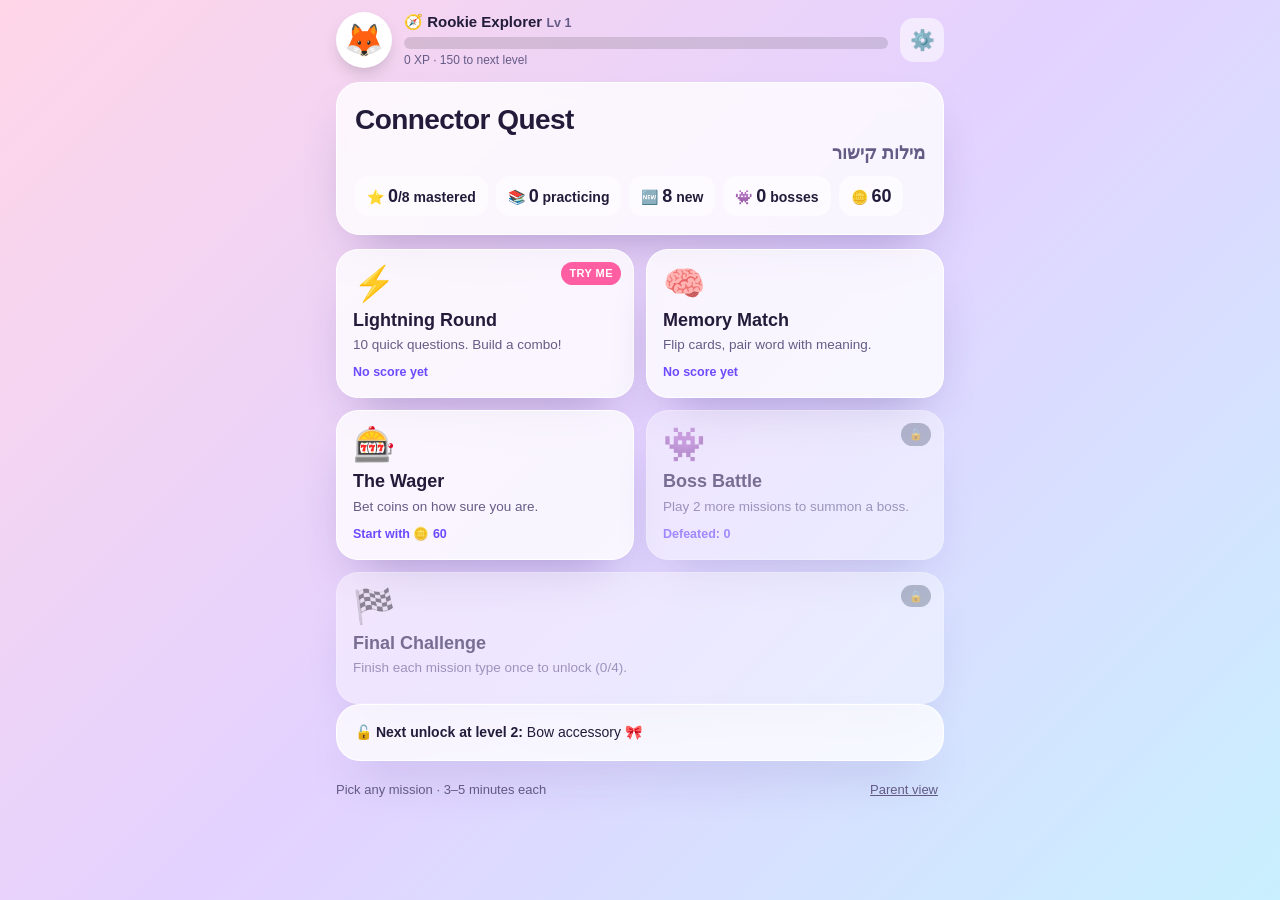
<file: tmp/connector-quest.html>
<!doctype html>
<html lang="en" data-theme="aurora" data-motion="on">
<head>
<meta charset="utf-8">
<meta name="viewport" content="width=device-width, initial-scale=1, viewport-fit=cover">
<meta name="apple-mobile-web-app-capable" content="yes">
<meta name="apple-mobile-web-app-status-bar-style" content="black-translucent">
<title>Connector Quest ✦ מילות קישור</title>
<style>
  /* ---------- theme tokens ---------- */
  :root {
    --bg1: #ffd6e8; --bg2: #e3d2ff; --bg3: #c9f0ff;
    --ink: #221b3a; --ink-soft: #655c86;
    --card: rgba(255,255,255,.78); --card-border: rgba(255,255,255,.95);
    --surface: #ffffff; --chip: rgba(255,255,255,.55);
    --accent: #6c4bff; --accent-2: #ff5fa2; --good: #1fb97a; --bad: #ff5c7a; --gold: #ffb627;
    --shadow: 0 24px 50px -22px rgba(60,40,120,.38);
  }
  [data-theme=sunset]  { --bg1:#ffc38a; --bg2:#ff86a8; --bg3:#8f62ff; --accent:#ff4f6d; --accent-2:#ffb400; }
  [data-theme=ocean]   { --bg1:#b8f3ff; --bg2:#74cdff; --bg3:#4f7fff; --accent:#0b63ff; --accent-2:#13d3c2; }
  [data-theme=forest]  { --bg1:#e2f9cf; --bg2:#9ae6b0; --bg3:#3fb48a; --accent:#1d8a5c; --accent-2:#ffc531; }
  [data-theme=candy]   { --bg1:#fff2a8; --bg2:#ffb6dc; --bg3:#b6f0ff; --accent:#ff2f8e; --accent-2:#22c3b3; }
  [data-theme=galaxy]  { --bg1:#2d1b63; --bg2:#4b2a9c; --bg3:#0a0a2a; --ink:#f4f0ff; --ink-soft:#cdc3ef;
                         --card:rgba(255,255,255,.10); --card-border:rgba(255,255,255,.22); --surface:rgba(255,255,255,.14);
                         --chip:rgba(255,255,255,.14); --accent:#a07fff; --accent-2:#ff7ad9; --shadow:0 24px 50px -22px rgba(0,0,0,.6); }
  [data-theme=midnight]{ --bg1:#0f172a; --bg2:#1e2a4a; --bg3:#0b1020; --ink:#eef2ff; --ink-soft:#aab4d6;
                         --card:rgba(255,255,255,.08); --card-border:rgba(255,255,255,.18); --surface:rgba(255,255,255,.12);
                         --chip:rgba(255,255,255,.12); --accent:#38bdf8; --accent-2:#fbbf24; --shadow:0 24px 50px -22px rgba(0,0,0,.6); }

  * { box-sizing: border-box; -webkit-tap-highlight-color: transparent; }
  html, body { margin: 0; min-height: 100%; }
  body {
    font-family: -apple-system, BlinkMacSystemFont, "Segoe UI", Roboto, "Helvetica Neue", Arial, sans-serif;
    color: var(--ink); background: linear-gradient(135deg, var(--bg1), var(--bg2) 50%, var(--bg3));
    background-attachment: fixed; overflow-x: hidden; user-select: none; -webkit-user-select: none;
    font-size: 17px; line-height: 1.35;
  }
  input { user-select: text; -webkit-user-select: text; }
  .he { direction: rtl; unicode-bidi: isolate; }
  .hidden { display: none !important; }
  [data-motion=off] *, [data-motion=off] *::before, [data-motion=off] *::after { animation: none !important; transition: none !important; }

  .wrap { max-width: 640px; margin: 0 auto; padding: 12px 16px 48px; }
  .screen { animation: enter .35s ease both; }
  @keyframes enter { from { opacity: 0; transform: translateY(14px) scale(.985); } to { opacity: 1; transform: none; } }

  /* ---------- top bar ---------- */
  .top { display: flex; align-items: center; gap: 12px; margin-bottom: 14px; }
  .avatar { position: relative; width: 56px; height: 56px; border-radius: 50%; background: var(--surface); display: grid; place-items: center;
            font-size: 32px; box-shadow: 0 8px 20px -8px rgba(0,0,0,.3); flex: none; border: 2px solid var(--card-border); }
  .avatar .acc { position: absolute; right: -6px; top: -8px; font-size: 20px; }
  .avatar.dance { animation: dance .6s ease-in-out 4; }
  @keyframes dance { 0%,100% { transform: rotate(0) } 25% { transform: rotate(-14deg) scale(1.1) } 75% { transform: rotate(14deg) scale(1.1) } }
  .lvl { flex: 1; min-width: 0; }
  .lvl .name { font-weight: 700; font-size: 15px; white-space: nowrap; overflow: hidden; text-overflow: ellipsis; }
  .lvl .name small { color: var(--ink-soft); font-weight: 600; }
  .xpbar { height: 12px; border-radius: 999px; background: rgba(0,0,0,.12); overflow: hidden; margin-top: 5px; }
  .xpbar > div { height: 100%; width: 0; border-radius: 999px; background: linear-gradient(90deg, var(--accent), var(--accent-2)); transition: width .8s cubic-bezier(.2,.8,.2,1); }
  .lvl .xpt { font-size: 12px; color: var(--ink-soft); margin-top: 3px; }
  .iconbtn { font: inherit; border: 0; background: var(--chip); color: var(--ink); width: 44px; height: 44px; border-radius: 14px; font-size: 20px; cursor: pointer; flex: none; }

  /* ---------- panels & buttons ---------- */
  .panel { background: var(--card); border: 1px solid var(--card-border); border-radius: 24px; padding: 18px; box-shadow: var(--shadow);
           backdrop-filter: blur(12px); -webkit-backdrop-filter: blur(12px); margin-bottom: 14px; }
  h1 { font-size: 28px; margin: 0 0 2px; letter-spacing: -.02em; }
  h2 { font-size: 20px; margin: 0 0 6px; letter-spacing: -.01em; }
  .muted { color: var(--ink-soft); font-size: 15px; }
  .btn { font: inherit; font-weight: 700; font-size: 17px; border: 0; border-radius: 16px; cursor: pointer; padding: 15px 20px; min-height: 54px;
         background: var(--accent); color: #fff; width: 100%; transition: transform .1s, filter .15s; box-shadow: 0 10px 24px -12px var(--accent); }
  .btn:active { transform: scale(.97); }
  .btn.ghost { background: var(--chip); color: var(--ink); box-shadow: none; }
  .btn.gold { background: linear-gradient(135deg, #ffb627, #ff7a00); box-shadow: 0 10px 24px -12px #ff7a00; }
  .btn.danger { background: var(--bad); }
  .btn.small { padding: 10px 14px; min-height: 42px; font-size: 15px; width: auto; }
  .btn:disabled { opacity: .5; cursor: default; }
  .row2 { display: grid; grid-template-columns: 1fr 1fr; gap: 10px; }
  .mini { font: inherit; font-size: 14px; font-weight: 600; border: 0; background: var(--chip); color: var(--ink); padding: 9px 12px; border-radius: 12px; cursor: pointer; }
  .mini:disabled { opacity: .5; }

  /* ---------- home ---------- */
  .stats { display: flex; flex-wrap: wrap; gap: 8px; margin-top: 10px; }
  .stat { background: var(--chip); border-radius: 14px; padding: 8px 12px; font-size: 14px; font-weight: 600; }
  .stat b { font-size: 18px; }
  .missions { display: grid; grid-template-columns: 1fr 1fr; gap: 12px; }
  @media (max-width: 420px) { .missions { grid-template-columns: 1fr; } }
  .mcard { position: relative; text-align: left; font: inherit; color: var(--ink); background: var(--card); border: 1px solid var(--card-border); border-radius: 22px;
           padding: 16px; cursor: pointer; box-shadow: var(--shadow); transition: transform .15s; min-height: 132px; display: flex; flex-direction: column; gap: 4px; }
  .mcard:active { transform: scale(.97); }
  .mcard .ico { font-size: 34px; line-height: 1; }
  .mcard .t { font-weight: 800; font-size: 18px; margin-top: 4px; }
  .mcard .d { font-size: 13.5px; color: var(--ink-soft); }
  .mcard .b { font-size: 12.5px; margin-top: auto; padding-top: 6px; color: var(--accent); font-weight: 700; }
  .mcard.locked { opacity: .55; }
  .mcard.hot { border: 2px solid var(--gold); animation: glow 1.6s ease-in-out infinite; }
  @keyframes glow { 0%,100% { box-shadow: 0 0 0 0 rgba(255,182,39,.0), var(--shadow); } 50% { box-shadow: 0 0 0 8px rgba(255,182,39,.25), var(--shadow); } }
  .mcard.wide { grid-column: 1 / -1; }
  .tag { position: absolute; top: 12px; right: 12px; font-size: 11px; font-weight: 800; letter-spacing: .04em; text-transform: uppercase; background: var(--gold); color: #3a2a00; padding: 4px 8px; border-radius: 999px; }
  .tag.rec { background: var(--accent-2); color: #fff; }
  .foot { display: flex; justify-content: space-between; align-items: center; margin-top: 8px; font-size: 13px; color: var(--ink-soft); }
  .foot button { font: inherit; font-size: 13px; color: var(--ink-soft); background: none; border: 0; text-decoration: underline; cursor: pointer; padding: 6px; }

  /* ---------- play ---------- */
  .hud { display: flex; align-items: center; gap: 10px; margin-bottom: 10px; }
  .hud .title { font-weight: 800; font-size: 16px; white-space: nowrap; }
  .hud .spacer { flex: 1; }
  .hud .chip { background: var(--chip); border-radius: 999px; padding: 5px 10px; font-size: 14px; font-weight: 700; white-space: nowrap; }
  .hud .combo { background: linear-gradient(135deg, #ff7a00, #ffb627); color: #fff; animation: bump .3s ease; }
  @keyframes bump { 50% { transform: scale(1.25); } }
  .hud .timer.low { background: var(--bad); color: #fff; animation: bump .5s infinite; }
  .prog { height: 10px; border-radius: 999px; background: rgba(0,0,0,.12); overflow: hidden; margin-bottom: 14px; }
  .prog > div { height: 100%; width: 0; border-radius: 999px; background: linear-gradient(90deg, var(--good), var(--accent)); transition: width .5s cubic-bezier(.2,.8,.2,1); }
  .banner { text-align: center; font-weight: 800; font-size: 15px; color: var(--accent); margin-bottom: 8px; }
  .qcard { background: var(--card); border: 1px solid var(--card-border); border-radius: 24px; padding: 18px; box-shadow: var(--shadow); margin-bottom: 14px;
           text-align: center; animation: enter .3s ease both; backdrop-filter: blur(12px); -webkit-backdrop-filter: blur(12px); }
  .qlabel { font-size: 13px; font-weight: 800; letter-spacing: .06em; text-transform: uppercase; color: var(--ink-soft); margin-bottom: 10px; }
  .word { font-size: 34px; font-weight: 700; line-height: 1.25; }
  .def .den { display: block; font-size: 28px; font-weight: 800; text-transform: capitalize; }
  .def .dhe { display: block; font-size: 22px; color: var(--ink-soft); margin-top: 2px; }
  .sent { font-size: 27px; font-weight: 600; line-height: 1.4; }
  .sent .blank { display: inline-block; min-width: 90px; border-bottom: 3px solid var(--accent); color: var(--accent); margin: 0 4px; }
  .sent-en { font-size: 15px; color: var(--ink-soft); margin-top: 8px; }
  .answers { display: grid; gap: 10px; }
  .opt { font: inherit; font-size: 18px; font-weight: 600; text-align: center; border: 2px solid transparent; border-radius: 18px; padding: 14px 16px; min-height: 60px;
         background: var(--surface); color: var(--ink); cursor: pointer; box-shadow: 0 10px 25px -16px rgba(0,0,0,.35); transition: transform .1s, background .2s, border-color .2s; }
  .opt:active { transform: scale(.97); }
  .opt.he { font-size: 22px; }
  .opt .den { font-size: 18px; font-weight: 800; text-transform: capitalize; }
  .opt .dhe { font-size: 16px; color: var(--ink-soft); margin-right: 6px; }
  .opt.right { background: var(--good); color: #fff; border-color: var(--good); animation: pop .35s ease; }
  .opt.right .dhe { color: rgba(255,255,255,.85); }
  .opt.wrong { background: var(--bad); color: #fff; animation: shake .4s ease; }
  .opt.wrong .dhe { color: rgba(255,255,255,.85); }
  .opt.reveal { border-color: var(--good); }
  .opt:disabled { cursor: default; }
  @keyframes pop { 50% { transform: scale(1.06); } }
  @keyframes shake { 20%,60% { transform: translateX(-6px); } 40%,80% { transform: translateX(6px); } }
  .trow { display: flex; gap: 8px; }
  .tin { flex: 1; font: inherit; font-size: 22px; padding: 12px 14px; border-radius: 16px; border: 2px solid var(--card-border); background: var(--surface); color: var(--ink); min-width: 0; outline: none; }
  .tin:focus { border-color: var(--accent); }
  .tin.he { font-size: 24px; }
  .tin.right { border-color: var(--good); background: rgba(31,185,122,.15); }
  .tin.wrong { border-color: var(--bad); background: rgba(255,92,122,.15); animation: shake .4s ease; }
  .trow .btn { width: auto; padding: 12px 18px; }
  .tools { display: flex; gap: 8px; justify-content: center; }
  .hintbox { background: rgba(255,182,39,.25); border-radius: 14px; padding: 10px 14px; font-size: 15px; text-align: center; }

  /* feedback sheet */
  .fb { position: fixed; left: 0; right: 0; bottom: 0; z-index: 40; padding: 16px 16px calc(16px + env(safe-area-inset-bottom)); max-width: 640px; margin: 0 auto;
        border-radius: 26px 26px 0 0; animation: up .3s cubic-bezier(.2,.8,.2,1) both; box-shadow: 0 -20px 50px -20px rgba(0,0,0,.4); }
  .fb.good { background: var(--good); color: #fff; }
  .fb.bad { background: #fff; color: #221b3a; border-top: 6px solid var(--bad); }
  @keyframes up { from { transform: translateY(100%); } to { transform: none; } }
  .fbmain { font-weight: 800; font-size: 20px; text-align: center; }
  .fb.good .fbmain small { display: block; font-weight: 600; font-size: 14px; opacity: .9; margin-top: 2px; }
  .fix { background: #f3f0ff; border-radius: 16px; padding: 12px 14px; margin: 12px 0; text-align: center; }
  .fix .fixw { font-size: 26px; font-weight: 700; }
  .fix .fixd { font-size: 16px; color: #655c86; margin: 2px 0 8px; }
  .fix .ex { font-size: 20px; }
  .fix .exen { font-size: 14px; color: #655c86; }
  .fb .btn { background: var(--accent); }

  /* boss */
  .bossBox { display: flex; align-items: center; gap: 14px; margin-bottom: 14px; }
  .monster { position: relative; width: 110px; height: 110px; flex: none; animation: idle 2.4s ease-in-out infinite; }
  @keyframes idle { 50% { transform: translateY(-6px) rotate(-2deg); } }
  .mbody { position: absolute; inset: 8px; background: var(--mcolor); border-radius: 48% 52% 55% 45% / 55% 45% 55% 45%; box-shadow: inset -10px -12px 0 rgba(0,0,0,.18), 0 16px 30px -14px rgba(0,0,0,.5); }
  .eyes { position: absolute; left: 0; right: 0; top: 30%; display: flex; justify-content: center; gap: 14px; }
  .eyes span { width: 22px; height: 24px; background: #fff; border-radius: 50%; position: relative; }
  .eyes span::after { content: ""; position: absolute; width: 10px; height: 10px; background: #1a1030; border-radius: 50%; left: 7px; top: 9px; }
  .mouth { position: absolute; left: 50%; top: 62%; width: 36px; height: 16px; transform: translateX(-50%); background: #1a1030; border-radius: 0 0 20px 20px; }
  .mouth::after { content: ""; position: absolute; left: 6px; top: 0; width: 8px; height: 6px; background: #fff; border-radius: 0 0 3px 3px; box-shadow: 16px 0 0 #fff; }
  .mdeco { position: absolute; left: 50%; top: -14px; transform: translateX(-50%); font-size: 34px; line-height: 1; }
  .monster.hit { animation: hit .45s ease; }
  @keyframes hit { 0% { filter: brightness(2); transform: translateX(0) } 25% { transform: translateX(-10px) rotate(-6deg) } 50% { transform: translateX(10px) rotate(6deg) } 100% { filter: none; } }
  .monster.heal { animation: heal .6s ease; }
  @keyframes heal { 50% { transform: scale(1.12); filter: hue-rotate(60deg) brightness(1.2); } }
  .monster.dead { animation: dead 1.3s ease forwards; }
  @keyframes dead { 30% { transform: rotate(15deg) scale(1.15); } 100% { transform: rotate(720deg) scale(0); opacity: 0; } }
  .bossInfo { flex: 1; min-width: 0; }
  .bname { font-weight: 800; font-size: 17px; }
  .bname small { color: var(--ink-soft); font-weight: 600; }
  .hpbar { height: 16px; border-radius: 999px; background: rgba(0,0,0,.15); overflow: hidden; margin: 6px 0; border: 2px solid var(--card-border); }
  .hpbar > div { height: 100%; width: 100%; background: linear-gradient(90deg, #ff3d5a, #ff7a00); transition: width .5s cubic-bezier(.2,.8,.2,1); }
  .bubble { background: var(--surface); border-radius: 14px; padding: 8px 10px; font-size: 13.5px; font-style: italic; position: relative; }
  .dmg { position: absolute; left: 50%; top: 0; transform: translateX(-50%); font-weight: 900; font-size: 28px; color: #ff3d5a; animation: rise .9s ease forwards; pointer-events: none; text-shadow: 0 2px 0 #fff; }
  @keyframes rise { to { transform: translate(-50%, -60px); opacity: 0; } }

  /* wager */
  .wagerbox { background: var(--card); border-radius: 20px; padding: 14px; text-align: center; }
  .wtitle { font-weight: 700; margin-bottom: 10px; }
  .wrow { display: grid; grid-template-columns: repeat(4, 1fr); gap: 8px; }
  .wbtn { font: inherit; font-weight: 800; border: 0; border-radius: 14px; padding: 12px 6px; background: var(--surface); color: var(--ink); cursor: pointer; min-height: 56px; box-shadow: 0 10px 25px -16px rgba(0,0,0,.35); }
  .wbtn.all { background: linear-gradient(135deg, #ffb627, #ff7a00); color: #fff; }
  .wbtn:active { transform: scale(.95); }

  /* ---------- memory match ---------- */
  .grid { display: grid; grid-template-columns: repeat(4, 1fr); gap: 10px; }
  @media (max-width: 420px) { .grid { grid-template-columns: repeat(3, 1fr); } }
  .card { aspect-ratio: 3 / 3.4; perspective: 800px; cursor: pointer; }
  .card .in { position: relative; width: 100%; height: 100%; transform-style: preserve-3d; transition: transform .45s cubic-bezier(.2,.8,.2,1); }
  .card.open .in { transform: rotateY(180deg); }
  .card .face { position: absolute; inset: 0; backface-visibility: hidden; -webkit-backface-visibility: hidden; border-radius: 16px; display: grid; place-items: center; padding: 6px; text-align: center; }
  .card .back { background: linear-gradient(135deg, var(--accent), var(--accent-2)); color: #fff; font-size: 28px; }
  .card .front { background: var(--surface); color: var(--ink); transform: rotateY(180deg); font-weight: 700; font-size: 14px; line-height: 1.2; box-shadow: 0 10px 25px -16px rgba(0,0,0,.35); overflow: hidden; }
  .card .front.he { font-size: 15px; }
  .card .front .den { font-size: 14px; text-transform: capitalize; }
  .card .front .dhe { font-size: 12px; color: var(--ink-soft); display: block; }
  .card.done { animation: vanish .6s ease forwards; pointer-events: none; }
  @keyframes vanish { 40% { transform: scale(1.12); } 100% { transform: scale(0); opacity: 0; } }
  .card.nope .in { animation: shake .4s ease; }

  /* ---------- result ---------- */
  .big { font-size: 52px; line-height: 1; text-align: center; margin: 6px 0; }
  .score { font-size: 44px; font-weight: 900; text-align: center; letter-spacing: -.02em; }
  .sub { text-align: center; color: var(--ink-soft); font-weight: 600; margin-bottom: 12px; }
  .rows { display: grid; gap: 6px; margin: 10px 0 14px; }
  .rows div { display: flex; justify-content: space-between; background: var(--chip); border-radius: 12px; padding: 9px 12px; font-size: 15px; }
  .rows b { font-weight: 800; }
  .badgeNew { text-align: center; background: linear-gradient(135deg, #ffb627, #ff7a00); color: #fff; border-radius: 16px; padding: 10px; font-weight: 800; margin-bottom: 10px; animation: pop .5s ease; }
  .chest { text-align: center; padding: 10px; }
  .chest .box { font-size: 72px; cursor: pointer; display: inline-block; animation: wiggle 1.2s ease-in-out infinite; }
  @keyframes wiggle { 0%,100% { transform: rotate(-4deg) } 50% { transform: rotate(4deg) scale(1.05) } }
  .chest .box.open { animation: pop .5s ease; }
  .chest .prize { font-weight: 800; font-size: 19px; margin-top: 6px; animation: enter .4s ease both; }

  /* ---------- overlays ---------- */
  .overlay { position: fixed; inset: 0; z-index: 50; background: rgba(20,10,50,.55); display: grid; place-items: center; padding: 20px; animation: fade .25s ease both; backdrop-filter: blur(6px); -webkit-backdrop-filter: blur(6px); }
  @keyframes fade { from { opacity: 0 } }
  .modal { background: var(--card); border: 1px solid var(--card-border); border-radius: 26px; padding: 22px; width: min(100%, 520px); max-height: 90vh; overflow: auto; box-shadow: var(--shadow); animation: enter .3s ease both; backdrop-filter: blur(20px); -webkit-backdrop-filter: blur(20px); color: var(--ink); }
  .modal.center { text-align: center; }
  .modal h2 { font-size: 24px; }
  .levelup { font-size: 14px; font-weight: 800; letter-spacing: .12em; text-transform: uppercase; color: var(--accent-2); }
  .unlockList { display: grid; gap: 6px; margin: 12px 0; }
  .unlockList div { background: var(--chip); border-radius: 12px; padding: 9px; font-weight: 700; }
  .setrow { display: flex; justify-content: space-between; align-items: center; padding: 10px 0; border-bottom: 1px solid rgba(0,0,0,.08); }
  .switch { width: 54px; height: 32px; border-radius: 999px; background: rgba(0,0,0,.2); border: 0; position: relative; cursor: pointer; flex: none; }
  .switch::after { content: ""; position: absolute; top: 3px; left: 3px; width: 26px; height: 26px; background: #fff; border-radius: 50%; transition: left .2s; }
  .switch.on { background: var(--good); }
  .switch.on::after { left: 25px; }
  .pickgrid { display: flex; flex-wrap: wrap; gap: 8px; margin: 8px 0 14px; }
  .pick { font: inherit; border: 2px solid transparent; background: var(--chip); color: var(--ink); border-radius: 14px; padding: 8px 12px; cursor: pointer; font-weight: 700; font-size: 14px; }
  .pick.on { border-color: var(--accent); background: var(--surface); }
  .pick.locked { opacity: .5; }
  .pick .sw { display: inline-block; width: 14px; height: 14px; border-radius: 50%; vertical-align: -2px; margin-right: 4px; }
  .badges { display: flex; flex-wrap: wrap; gap: 8px; }
  .badge { background: var(--chip); border-radius: 14px; padding: 8px 10px; font-size: 13px; font-weight: 700; }
  .badge.off { opacity: .35; filter: grayscale(1); }

  /* ---------- parent ---------- */
  table { width: 100%; border-collapse: collapse; font-size: 13.5px; }
  th, td { padding: 7px 6px; text-align: left; border-bottom: 1px solid rgba(0,0,0,.08); vertical-align: top; }
  th { font-size: 12px; text-transform: uppercase; letter-spacing: .04em; color: var(--ink-soft); }
  td.he { text-align: right; font-weight: 700; font-size: 15px; }
  .pill { display: inline-block; padding: 2px 8px; border-radius: 999px; font-size: 12px; font-weight: 800; color: #fff; }
  .pill.m { background: var(--good); } .pill.l { background: var(--accent); } .pill.n { background: #8c96a0; }
  .bars { display: flex; align-items: flex-end; gap: 5px; height: 110px; padding-top: 10px; }
  .bars div { flex: 1; background: var(--accent); border-radius: 6px 6px 0 0; position: relative; min-height: 3px; }
  .bars div.empty { background: rgba(0,0,0,.1); }
  .bars div span { position: absolute; left: 0; right: 0; top: -18px; font-size: 10px; text-align: center; font-weight: 700; }
  .bars div i { position: absolute; left: 0; right: 0; bottom: -18px; font-size: 10px; text-align: center; font-style: normal; color: var(--ink-soft); }
  .ready { font-size: 22px; font-weight: 900; text-align: center; margin: 8px 0; }
  .readybar { height: 14px; border-radius: 999px; background: rgba(0,0,0,.12); overflow: hidden; }
  .readybar > div { height: 100%; background: linear-gradient(90deg, var(--bad), var(--gold), var(--good)); }

  #confetti { position: fixed; inset: 0; pointer-events: none; z-index: 60; }
  .toast { position: fixed; left: 50%; top: 18px; transform: translateX(-50%); z-index: 70; background: var(--ink); color: var(--surface); padding: 10px 16px; border-radius: 999px; font-weight: 700; font-size: 14px; animation: toastin 2.6s ease both; pointer-events: none; }
  [data-theme=galaxy] .toast, [data-theme=midnight] .toast { background: #fff; color: #221b3a; }
  @keyframes toastin { 0% { opacity: 0; transform: translate(-50%, -20px) } 10%,85% { opacity: 1; transform: translate(-50%, 0) } 100% { opacity: 0 } }
</style>
</head>
<body>
<canvas id="confetti"></canvas>
<div class="wrap">

  <!-- ================= TOP BAR ================= -->
  <div class="top" id="topbar">
    <div class="avatar" id="avatar"><span id="avEmoji">🦊</span><span class="acc" id="avAcc"></span></div>
    <div class="lvl">
      <div class="name"><span id="lvlName"></span> <small id="lvlNum"></small></div>
      <div class="xpbar"><div id="xpFill"></div></div>
      <div class="xpt" id="xpText"></div>
    </div>
    <button class="iconbtn" id="gearBtn" title="Settings">⚙️</button>
  </div>

  <!-- ================= HOME ================= -->
  <section class="screen" id="home">
    <div class="panel">
      <h1>Connector Quest</h1>
      <div class="muted he" style="font-size:18px;font-weight:600">מילות קישור</div>
      <div class="stats" id="homeStats"></div>
    </div>
    <div class="missions" id="missions"></div>
    <div class="panel" id="nextUnlock" style="font-size:14px"></div>
    <div class="foot"><span>Pick any mission · 3–5 minutes each</span><button id="parentBtn">Parent view</button></div>
  </section>

  <!-- ================= PLAY (question-based modes) ================= -->
  <section class="screen hidden" id="play">
    <div class="hud">
      <div class="title" id="hudTitle"></div>
      <div class="spacer"></div>
      <div class="chip hidden" id="hudCoins"></div>
      <div class="chip hidden" id="hudWager"></div>
      <div class="chip timer hidden" id="hudTimer"></div>
      <div class="chip combo hidden" id="hudCombo"></div>
      <button class="iconbtn" id="quitBtn" title="Quit">✕</button>
    </div>
    <div class="prog"><div id="progFill"></div></div>
    <div class="bossBox hidden" id="bossBox">
      <div class="monster" id="monster">
        <div class="mbody"><div class="eyes"><span></span><span></span></div><div class="mouth"></div></div>
        <div class="mdeco" id="mdeco"></div>
      </div>
      <div class="bossInfo">
        <div class="bname" id="bname"></div>
        <div class="hpbar"><div id="hpFill"></div></div>
        <div class="bubble" id="bubble"></div>
      </div>
    </div>
    <div class="banner hidden" id="banner"></div>
    <div id="qArea"></div>
  </section>

  <!-- ================= MEMORY MATCH ================= -->
  <section class="screen hidden" id="match">
    <div class="hud">
      <div class="title">🧠 Memory Match</div>
      <div class="spacer"></div>
      <div class="chip" id="mMoves">Moves: 0</div>
      <div class="chip" id="mBest"></div>
      <button class="iconbtn" id="mQuit" title="Quit">✕</button>
    </div>
    <div class="prog"><div id="mProg"></div></div>
    <div class="grid" id="mGrid"></div>
  </section>

  <!-- ================= RESULT ================= -->
  <section class="screen hidden" id="result">
    <div class="panel" id="resultPanel"></div>
  </section>

  <!-- ================= PARENT VIEW ================= -->
  <section class="screen hidden" id="parent">
    <div class="panel">
      <h2>Parent view</h2>
      <div id="parentSummary"></div>
    </div>
    <div class="panel">
      <h2>Readiness for a test</h2>
      <div id="readiness"></div>
    </div>
    <div class="panel">
      <h2>Accuracy over time</h2>
      <div class="muted" style="font-size:13px;margin-bottom:16px">Last 14 days · % correct per day</div>
      <div class="bars" id="bars"></div>
      <div style="height:20px"></div>
    </div>
    <div class="panel" style="overflow:auto">
      <h2>By word</h2>
      <table id="wordTable"></table>
    </div>
    <div class="panel">
      <div class="row2">
        <button class="btn ghost" id="csvBtn">Export CSV</button>
        <button class="btn" id="parentBack">Back to game</button>
      </div>
      <div style="height:10px"></div>
      <button class="btn danger" id="resetBtn">Reset all progress…</button>
      <div id="resetConfirm" class="hidden" style="margin-top:10px">
        <div class="muted" style="margin-bottom:8px">This erases every score, badge, and word statistic. There is no undo.</div>
        <div class="row2"><button class="btn ghost" id="resetNo">Keep my progress</button><button class="btn danger" id="resetYes">Yes, erase everything</button></div>
      </div>
    </div>
  </section>
</div>

<div id="fb" class="fb hidden"></div>
<div id="overlayHost"></div>

<script>
/* ============================================================
   VOCABULARY — edit this list to change the game's words.
   word      : what the student sees (the connector words, Hebrew)
   variants  : the individual connectors that count as a correct typed answer
   en / he   : the "definition" (job of the connector) in English and Hebrew
   keywords  : accepted answers when she must TYPE the job of a connector
   hint      : short reminder shown on request
   example   : a model sentence using the connector
   sentences : fill-in-the-blank sentences (use ___ for the blank)
   ============================================================ */
const VOCAB = [
  { word: "אם, בתנאי ש", variants: ["אם", "בתנאי ש"],
    en: "condition", he: "תנאי",
    keywords: ["condition", "conditional", "if", "תנאי"],
    hint: "IF this happens, then… (a condition must be met)",
    example: { he: "אם יירד גשם מחר, לא נלך לים.", en: "If it rains tomorrow, we won't go to the beach." },
    sentences: [
      { he: "___ יירד גשם מחר, לא נלך לים.", en: "If it rains tomorrow, we won't go to the beach.", answer: "אם" },
      { he: "תקבלי מתנה ___תסיימי את שיעורי הבית.", en: "You'll get a present on condition that you finish your homework.", answer: "בתנאי ש" }
    ] },
  { word: "בזמן ש, כש", variants: ["בזמן ש", "כש"],
    en: "time", he: "משפט זמן",
    keywords: ["time", "when", "while", "זמן"],
    hint: "WHEN or WHILE something happens (it's about time)",
    example: { he: "כשהייתי קטנה, גרתי בבוסטון.", en: "When I was little, I lived in Boston." },
    sentences: [
      { he: "___הייתי קטנה, גרתי בבוסטון.", en: "When I was little, I lived in Boston.", answer: "כש" },
      { he: "אמא בישלה ___אני עשיתי שיעורי בית.", en: "Mom cooked while I did my homework.", answer: "בזמן ש" }
    ] },
  { word: "בגלל ש, בגלל ה, מפני ש, מכיוון ש", variants: ["בגלל ש", "בגלל ה", "בגלל", "מפני ש", "מכיוון ש"],
    en: "reason, cause", he: "משפט סיבה",
    keywords: ["reason", "cause", "because", "why", "סיבה"],
    hint: "BECAUSE… it gives the reason why",
    example: { he: "נשארנו בבית מפני שירד גשם.", en: "We stayed home because it rained." },
    sentences: [
      { he: "נשארנו בבית ___ירד גשם.", en: "We stayed home because it rained.", answer: "מפני ש" },
      { he: "לא יצאנו ___גשם.", en: "We didn't go out because of the rain.", answer: "בגלל ה" }
    ] },
  { word: "בניגוד ל, לעומת זה, לעומת ה", variants: ["בניגוד ל", "לעומת זה", "לעומת ה", "לעומת"],
    en: "contrast", he: "משפט ניגוד",
    keywords: ["contrast", "unlike", "opposite", "different", "however", "ניגוד"],
    hint: "Shows the OPPOSITE: unlike… / on the other hand…",
    example: { he: "אני אוהבת קיץ. לעומת זה, אחי אוהב חורף.", en: "I love summer. In contrast, my brother loves winter." },
    sentences: [
      { he: "אני אוהבת קיץ. ___, אחי אוהב חורף.", en: "I love summer. In contrast, my brother loves winter.", answer: "לעומת זה" },
      { he: "___אחותי, אני לא אוהבת שוקולד.", en: "Unlike my sister, I don't like chocolate.", answer: "בניגוד ל" }
    ] },
  { word: "בהשוואה ל, כמו ב/גם", variants: ["בהשוואה ל", "כמו ב", "כמו", "גם"],
    en: "comparison", he: "הבדלים או דמיון: משפט השוואה",
    keywords: ["comparison", "compare", "compared", "similar", "like", "השוואה"],
    hint: "COMPARED to… / LIKE in… (how two things are similar or different)",
    example: { he: "בהשוואה לשנה שעברה, השנה קר יותר.", en: "Compared to last year, this year is colder." },
    sentences: [
      { he: "___שנה שעברה, השנה קר יותר.", en: "Compared to last year, this year is colder.", answer: "בהשוואה ל" },
      { he: "בישראל, ___ארצות הברית, יש בתי ספר גדולים.", en: "In Israel, like in the United States, there are big schools.", answer: "כמו ב" }
    ] },
  { word: "כתוצאה מ-, לכן", variants: ["כתוצאה מ", "לכן"],
    en: "outcome", he: "משפט תוצאה",
    keywords: ["outcome", "result", "therefore", "consequence", "so", "תוצאה"],
    hint: "What happened AS A RESULT… therefore…",
    example: { he: "ירד שלג, לכן בית הספר נסגר.", en: "It snowed, therefore the school closed." },
    sentences: [
      { he: "ירד שלג, ___ בית הספר נסגר.", en: "It snowed, therefore the school closed.", answer: "לכן" },
      { he: "___הגשם, הכביש היה רטוב.", en: "As a result of the rain, the road was wet.", answer: "כתוצאה מ" }
    ] },
  { word: "על מנת ש, כדי ל, כדי ש", variants: ["על מנת ש", "כדי ל", "כדי ש", "כדי", "על מנת"],
    en: "purpose", he: "משפט מטרה",
    keywords: ["purpose", "goal", "in order", "so that", "aim", "מטרה"],
    hint: "IN ORDER TO… / SO THAT… (the goal of doing something)",
    example: { he: "אני לומדת הרבה כדי לקבל ציון טוב.", en: "I study a lot in order to get a good grade." },
    sentences: [
      { he: "אני לומדת הרבה ___קבל ציון טוב.", en: "I study a lot in order to get a good grade.", answer: "כדי ל" },
      { he: "סגרתי את החלון ___לא יהיה קר.", en: "I closed the window so that it won't be cold.", answer: "כדי ש" }
    ] },
  { word: "בנוסף ל", variants: ["בנוסף ל", "בנוסף"],
    en: "in addition", he: "תוספת של מידע או רעיון",
    keywords: ["addition", "add", "also", "more", "plus", "תוספת", "הוספה"],
    hint: "ADDS more information: in addition to… / also…",
    example: { he: "בנוסף לעברית, אני לומדת גם ספרדית.", en: "In addition to Hebrew, I also study Spanish." },
    sentences: [
      { he: "___עברית, אני לומדת גם ספרדית.", en: "In addition to Hebrew, I also study Spanish.", answer: "בנוסף ל" },
      { he: "___שיעורי הבית, יש לנו מבחן מחר.", en: "In addition to homework, we have a test tomorrow.", answer: "בנוסף ל" }
    ] }
];

/* ============================================================
   Game configuration
   ============================================================ */
const LEVELS = [
  [0, "Rookie Explorer", "🧭"], [150, "Word Scout", "🔭"], [400, "Phrase Finder", "🔎"], [700, "Sentence Builder", "🧱"],
  [1100, "Connector Cadet", "🚀"], [1600, "Word Wizard", "🪄"], [2200, "Grammar Gladiator", "⚔️"], [2900, "Vocabulary Ninja", "🥷"],
  [3700, "Memory Master", "🧠"], [4600, "Hebrew Hero", "🦸"], [5600, "Linking Legend", "🌟"], [6800, "Legendary Scholar", "👑"]
];
const THEMES = { aurora: ["Aurora", "#e3d2ff"], sunset: ["Sunset", "#ff86a8"], ocean: ["Ocean", "#74cdff"], forest: ["Forest", "#9ae6b0"], galaxy: ["Galaxy", "#4b2a9c"], candy: ["Candy", "#ffb6dc"], midnight: ["Midnight", "#1e2a4a"] };
const AVATARS = { fox: "🦊", cat: "🐱", dragon: "🐉", owl: "🦉", unicorn: "🦄", eagle: "🦅" };
const ACCESSORIES = { none: "", bow: "🎀", shades: "🕶️", crown: "👑" };
const UNLOCKS = [
  { lvl: 2, type: "accessory", id: "bow", label: "Bow accessory 🎀" },
  { lvl: 3, type: "theme", id: "sunset", label: "Sunset theme 🌅" },
  { lvl: 4, type: "avatar", id: "cat", label: "Cat character 🐱" },
  { lvl: 5, type: "theme", id: "ocean", label: "Ocean theme 🌊" },
  { lvl: 6, type: "avatar", id: "dragon", label: "Dragon character 🐉" },
  { lvl: 6, type: "fx", id: "stars", label: "Star confetti ✨" },
  { lvl: 7, type: "theme", id: "forest", label: "Forest theme 🌲" },
  { lvl: 7, type: "accessory", id: "shades", label: "Cool shades 🕶️" },
  { lvl: 8, type: "avatar", id: "owl", label: "Owl character 🦉" },
  { lvl: 9, type: "theme", id: "galaxy", label: "Galaxy theme 🌌" },
  { lvl: 9, type: "fx", id: "rainbow", label: "Rainbow burst 🌈" },
  { lvl: 10, type: "avatar", id: "unicorn", label: "Unicorn character 🦄" },
  { lvl: 10, type: "accessory", id: "crown", label: "Crown 👑" },
  { lvl: 11, type: "theme", id: "candy", label: "Candy theme 🍬" },
  { lvl: 12, type: "avatar", id: "eagle", label: "Eagle character 🦅" },
  { lvl: 12, type: "theme", id: "midnight", label: "Midnight theme 🌙" }
];
const BADGES = {
  first: ["🎖️", "First Mission"], combo5: ["🔥", "Combo ×5"], perfect: ["💯", "Perfect Lightning"], slayer: ["🗡️", "Boss Slayer"],
  sharp: ["🧠", "Sharp Memory"], roller: ["🎰", "High Roller"], champ: ["🏆", "Final Champion"], master: ["👑", "Master of Connectors"],
  hunter: ["🗝️", "Treasure Hunter"], golden: ["✨", "Golden Shin (rare)"], night: ["🌙", "Night Owl"], early: ["🌅", "Early Bird"]
};
const BOSSES = [
  { name: "Grumblor", sub: "the Grumpy Blob", color: "#8a5cff", deco: "😈",
    taunts: ["You'll NEVER connect these words!", "Hmph. Lucky guess.", "Ouch! That one hurt.", "I eat connectors for breakfast."],
    heal: ["Ha! I feel stronger!", "Mmm, confusion is tasty.", "Wrong! I grow!"] },
  { name: "Professor Muddle", sub: "the Mixer-Upper", color: "#2eb872", deco: "🤓",
    taunts: ["Reason? Outcome? Who can tell!", "My spectacles! Watch the spectacles!", "Preposterous!", "Hmm, you've studied."],
    heal: ["Aha, a muddle! Delightful.", "Wrong answer, more muddle!", "Confusion is my fuel."] },
  { name: "Queen Confusa", sub: "Royal Ruler of Mix-Ups", color: "#ff5fa2", deco: "👑",
    taunts: ["Bow before the royal confusion!", "Guards! Seize that answer!", "Impertinent!", "My crown is slipping…"],
    heal: ["The crown grows heavier!", "Royal recovery!", "You amuse me."] },
  { name: "The Big ?", sub: "Master of Uncertainty", color: "#1b1b3a", deco: "❓",
    taunts: ["Everything is uncertain… except my win!", "Are you SURE?", "Doubt me and fail!", "…impossible."],
    heal: ["Doubt feeds me.", "Uncertainty rises!", "Hmm? Hmm!"] }
];
const PRAISE = ["Nailed it!", "Boom!", "Yes!!", "Brilliant!", "On fire!", "Sweet!", "Perfect!", "Legend!", "So smart!"];
const ENCOURAGE = ["Almost!", "Tricky one!", "Good try — look closely.", "Not yet, but you've got this.", "Next time!"];

/* ============================================================
   State & helpers
   ============================================================ */
const KEY = "connector_quest_v1";
const $ = s => document.querySelector(s);
const el = (tag, cls, html) => { const e = document.createElement(tag); if (cls) e.className = cls; if (html != null) e.innerHTML = html; return e; };
const shuffle = a => { a = a.slice(); for (let i = a.length - 1; i > 0; i--) { const j = Math.floor(Math.random() * (i + 1)); [a[i], a[j]] = [a[j], a[i]]; } return a; };
const pick = a => a[Math.floor(Math.random() * a.length)];
const cap = s => s.charAt(0).toUpperCase() + s.slice(1);
const fmt = n => n.toLocaleString("en-US");
const escapeHTML = s => s.replace(/[&<>"]/g, c => ({ "&": "&amp;", "<": "&lt;", ">": "&gt;", '"': "&quot;" }[c]));

function freshState() {
  return { xp: 0, coins: 60, words: {}, recent: [], missions: { lightning: 0, match: 0, boss: 0, wager: 0, final: 0 }, sinceBoss: 0,
    bossesDefeated: 0, best: { lightning: 0, match: {}, wager: 0, final: 0 }, badges: [], chests: 0, theme: "aurora", avatar: "fox",
    accessory: "none", log: [], totalSecs: 0, settings: { sound: true, motion: true, timer: false }, created: Date.now() };
}
let S = freshState();
try { const saved = JSON.parse(localStorage.getItem(KEY)); if (saved && saved.words) S = Object.assign(freshState(), saved); } catch {}
const save = () => { try { localStorage.setItem(KEY, JSON.stringify(S)); } catch {} };
const W = id => S.words[id] || (S.words[id] = { rc: 0, rt: 0, fc: 0, ft: 0, streak: 0, retrievals: 0, lapses: 0, last: 0, next: 0, interval: 0, mastered: false });
const defHTML = v => `<span class="den">${v.en}</span><span class="dhe he">${v.he}</span>`;

/* ---------- sound (synthesized, no files) ---------- */
let audio;
function tone(freq, ms, type = "sine", vol = .12, delay = 0) {
  if (!S.settings.sound) return;
  try {
    audio = audio || new (window.AudioContext || window.webkitAudioContext)();
    const t = audio.currentTime + delay, o = audio.createOscillator(), g = audio.createGain();
    o.type = type; o.frequency.value = freq; o.connect(g); g.connect(audio.destination);
    g.gain.setValueAtTime(vol, t); g.gain.exponentialRampToValueAtTime(.001, t + ms / 1000);
    o.start(t); o.stop(t + ms / 1000);
  } catch {}
}
const sfx = {
  good: c => { tone(660, 90); tone(880, 120, "sine", .12, .08); if (c >= 3) tone(1320, 160, "triangle", .1, .16); },
  bad: () => { tone(180, 200, "square", .08); if (navigator.vibrate) navigator.vibrate(70); },
  hit: () => { tone(120, 160, "sawtooth", .12); tone(80, 220, "square", .08, .05); },
  flip: () => tone(520, 50, "triangle", .06),
  coin: () => { tone(1200, 80, "square", .06); tone(1600, 160, "square", .06, .08); },
  win: () => [523, 659, 784, 1047].forEach((f, i) => tone(f, 220, "triangle", .12, i * .12)),
  levelup: () => [523, 659, 784, 1047, 1319].forEach((f, i) => tone(f, 260, "sine", .12, i * .1)),
  chest: () => { tone(300, 120, "triangle"); tone(600, 120, "triangle", .1, .12); tone(1200, 300, "sine", .1, .24); }
};

/* ---------- confetti ---------- */
const canvas = $("#confetti"), ctx2d = canvas.getContext("2d"); let particles = [], raf = null;
function sizeCanvas() { canvas.width = innerWidth * devicePixelRatio; canvas.height = innerHeight * devicePixelRatio; ctx2d.setTransform(devicePixelRatio, 0, 0, devicePixelRatio, 0, 0); }
addEventListener("resize", sizeCanvas); sizeCanvas();
function burst(x, y, n = 28, big = false) {
  if (!S.settings.motion) return;
  const fx = unlocked("fx", "rainbow") ? "rainbow" : unlocked("fx", "stars") ? "stars" : "basic";
  const colors = fx === "rainbow" ? ["#ff3d5a", "#ffb627", "#1fb97a", "#38bdf8", "#a07fff", "#ff5fa2"] : ["#6c4bff", "#ff5fa2", "#ffb627", "#1fb97a", "#38bdf8"];
  for (let i = 0; i < n; i++) particles.push({ x, y, vx: (Math.random() - .5) * (big ? 18 : 10), vy: -Math.random() * (big ? 16 : 9) - 2, g: .35, life: 70 + Math.random() * 40,
    c: pick(colors), s: 4 + Math.random() * 5, star: fx !== "basic" && Math.random() < .5, r: Math.random() * 6 });
  if (!raf) raf = requestAnimationFrame(tick);
}
function tick() {
  ctx2d.clearRect(0, 0, innerWidth, innerHeight);
  particles = particles.filter(p => p.life-- > 0);
  for (const p of particles) {
    p.x += p.vx; p.y += p.vy; p.vy += p.g; p.vx *= .98; p.r += .1;
    ctx2d.save(); ctx2d.translate(p.x, p.y); ctx2d.rotate(p.r); ctx2d.fillStyle = p.c; ctx2d.globalAlpha = Math.min(1, p.life / 30);
    if (p.star) { ctx2d.font = p.s * 2.4 + "px sans-serif"; ctx2d.fillText("★", -p.s, p.s); } else ctx2d.fillRect(-p.s / 2, -p.s / 2, p.s, p.s * .6);
    ctx2d.restore();
  }
  raf = particles.length ? requestAnimationFrame(tick) : null;
}
const burstAt = node => { const r = node ? node.getBoundingClientRect() : { left: innerWidth / 2, top: innerHeight / 2, width: 0, height: 0 }; burst(r.left + r.width / 2, r.top + r.height / 2); };
const bigConfetti = () => { burst(innerWidth * .25, innerHeight * .4, 60, true); burst(innerWidth * .75, innerHeight * .4, 60, true); };

function toast(msg) { const t = el("div", "toast", msg); document.body.appendChild(t); setTimeout(() => t.remove(), 2700); }

/* ============================================================
   Progression: XP, levels, unlocks, badges
   ============================================================ */
function levelInfo(xp = S.xp) {
  let i = 0; while (i + 1 < LEVELS.length && xp >= LEVELS[i + 1][0]) i++;
  const cur = LEVELS[i], nxt = LEVELS[i + 1];
  return { n: i + 1, name: cur[1], icon: cur[2], from: cur[0], to: nxt ? nxt[0] : null, pct: nxt ? (xp - cur[0]) / (nxt[0] - cur[0]) : 1 };
}
const unlocked = (type, id) => (type === "theme" && id === "aurora") || (type === "avatar" && id === "fox") || (type === "accessory" && id === "none") ||
  UNLOCKS.some(u => u.type === type && u.id === id && levelInfo().n >= u.lvl);
function awardXP(n) {
  if (n <= 0) return;
  const before = levelInfo().n; S.xp += n; save(); renderTop();
  const after = levelInfo();
  if (after.n > before) {
    const news = UNLOCKS.filter(u => u.lvl > before && u.lvl <= after.n);
    sfx.levelup(); bigConfetti();
    openModal(`<div class="levelup">Level up!</div><div class="big">${after.icon}</div><h2>${after.name}</h2><div class="muted">Level ${after.n}</div>
      ${news.length ? `<div class="unlockList">${news.map(u => `<div>🔓 ${u.label}</div>`).join("")}</div><div class="muted" style="font-size:13px">Find them in ⚙️ Settings</div>` : ""}
      <div style="height:12px"></div><button class="btn">Awesome!</button>`, true);
  }
}
function giveBadge(id) { if (S.badges.includes(id)) return null; S.badges.push(id); save(); return id; }
function renderTop() {
  const L = levelInfo();
  $("#avEmoji").textContent = AVATARS[S.avatar] || "🦊"; $("#avAcc").textContent = ACCESSORIES[S.accessory] || "";
  $("#lvlName").textContent = L.icon + " " + L.name; $("#lvlNum").textContent = "Lv " + L.n;
  $("#xpFill").style.width = Math.round(L.pct * 100) + "%";
  $("#xpText").textContent = L.to ? `${fmt(S.xp)} XP · ${fmt(L.to - S.xp)} to next level` : `${fmt(S.xp)} XP · MAX level!`;
}

/* ============================================================
   Learning engine: scheduling, question building, grading
   ============================================================ */
const wordStatus = id => { const w = W(id); return w.rt + w.ft === 0 ? "new" : w.mastered ? "mastered" : "learning"; };
function priority(id) {
  const w = W(id), now = Date.now(); let p = Math.random() * 1.5;
  if (w.rt + w.ft === 0) p += 4;
  if (now >= w.next) p += 3 + Math.min(3, (now - w.next) / 36e5);
  p += Math.min(4, w.lapses) * .8 + (w.rt - w.rc) * .5 + (w.ft - w.fc) * .8;
  if (w.mastered) p -= 2;
  return p;
}
// Returns n word ids: struggling/due words first, interleaved with comfortable ones so she gets regular wins.
function pickWords(n, focusStruggled = false) {
  const ids = VOCAB.map((_, i) => i).sort((a, b) => priority(b) - priority(a));
  const comfy = ids.filter(i => W(i).streak >= 2), hard = ids.filter(i => W(i).streak < 2);
  let order = [];
  if (focusStruggled) order = hard.concat(comfy);
  else { let h = 0, c = 0; while (h < hard.length || c < comfy.length) { for (let k = 0; k < 2 && h < hard.length; k++) order.push(hard[h++]); if (c < comfy.length) order.push(comfy[c++]); } }
  const out = []; for (let i = 0; i < n; i++) out.push(order[i % order.length]);
  for (let i = 1; i < out.length; i++) if (out[i] === out[i - 1]) { const j = out.findIndex((v, k) => k > i && v !== out[i - 1]); if (j > 0) [out[i], out[j]] = [out[j], out[i]]; }
  return out;
}
function successRate() { const r = S.recent.slice(-12); return r.length < 4 ? .8 : r.filter(Boolean).length / r.length; }
function recallShare() { const r = successRate(); return r > .85 ? .65 : r < .75 ? .2 : .4; }
const MC_TYPES = ["mc_def", "mc_word", "mc_fill"], TYPE_TYPES = ["type_word", "type_fill", "type_def"];
// mode: "mc" (recognition only), "recall" (typing only), "mix" (adaptive)
function makeQuestion(id, mode, forceType) {
  const w = W(id), v = VOCAB[id], seen = w.rc >= 2 || w.fc >= 1;
  let type = forceType;
  if (!type) {
    if (mode === "recall") type = pick(TYPE_TYPES);
    else if (mode === "mc" || !seen) type = pick(w.rt < 1 ? ["mc_def", "mc_word"] : MC_TYPES);
    else type = Math.random() < recallShare() ? pick(TYPE_TYPES) : pick(MC_TYPES);
  }
  const q = { id, type, v, typed: type.startsWith("type") };
  if (type.endsWith("fill")) q.s = pick(v.sentences);
  if (!q.typed) q.options = shuffle([id, ...shuffle(VOCAB.map((_, i) => i).filter(i => i !== id)).slice(0, 3)]);
  return q;
}
const normHe = s => s.replace(/[֑-ׇ]/g, "").replace(/[ךםןףץ]/g, c => ({ "ך": "כ", "ם": "מ", "ן": "נ", "ף": "פ", "ץ": "צ" }[c])).replace(/[^א-תa-zA-Z]/g, "").toLowerCase();
function checkTyped(q, text) {
  const t = text.trim(); if (!t) return false;
  if (q.type === "type_def") { const n = t.toLowerCase(); return q.v.keywords.some(k => /[֐-׿]/.test(k) ? n.includes(k) : new RegExp("\\b" + k + "\\b").test(n)); }
  const n = normHe(t); if (!n) return false;
  return q.v.variants.some(x => normHe(x) === n) || (q.s && normHe(q.s.answer) === n);
}
// Updates the per-word statistics and spacing schedule. Returns bonus XP (review bonus / mastery).
function record(q, correct) {
  const w = W(q.id), now = Date.now(); let bonus = 0;
  if (q.typed) { w.ft++; if (correct) w.fc++; } else { w.rt++; if (correct) w.rc++; }
  w.last = now; S.recent.push(correct); if (S.recent.length > 30) S.recent.shift();
  if (correct) {
    const wasDue = w.next && now >= w.next && w.rt + w.ft > 1;
    w.streak++; w.retrievals++;
    w.interval = w.interval ? Math.min(w.interval * 2.2, 3 * 24 * 60) : 2; w.next = now + w.interval * 60000;
    if (wasDue && w.streak >= 2) bonus += 15;
    if (!w.mastered && w.retrievals >= 5 && w.fc >= 2 && w.streak >= 2) { w.mastered = true; bonus += 100; toast("⭐ Mastered: " + q.v.word); if (VOCAB.every((_, i) => W(i).mastered) && giveBadge("master")) toast("👑 Badge: Master of Connectors!"); }
  } else { w.streak = 0; w.lapses++; w.interval = .5; w.next = now + 30000; w.mastered = false; }
  save(); return bonus;
}
const baseXP = res => Math.round((res.typed ? 20 : 10) * (res.hintUsed ? .5 : 1) * (res.ms < 500 && !res.typed ? 0 : 1));

/* ============================================================
   Screens
   ============================================================ */
const SCREENS = ["home", "play", "match", "result", "parent"];
function show(id) { SCREENS.forEach(s => { const n = $("#" + s); n.classList.toggle("hidden", s !== id); if (s === id) { n.style.animation = "none"; n.offsetHeight; n.style.animation = ""; } }); scrollTo(0, 0); }
function openModal(html, center = false) {
  const ov = el("div", "overlay"), m = el("div", "modal" + (center ? " center" : ""), html); ov.appendChild(m); $("#overlayHost").appendChild(ov);
  const close = () => ov.remove();
  m.querySelectorAll("[data-close], .btn:not([data-keep])").forEach(b => b.addEventListener("click", close));
  ov.addEventListener("click", e => { if (e.target === ov) close(); });
  return { ov, m, close };
}
function applySettings() { document.documentElement.dataset.theme = unlocked("theme", S.theme) ? S.theme : "aurora"; document.documentElement.dataset.motion = S.settings.motion ? "on" : "off"; }

/* ---------- home ---------- */
const bossReady = () => S.sinceBoss >= 2;
const finalReady = () => ["lightning", "match", "boss", "wager"].every(m => S.missions[m] > 0);
function renderHome() {
  renderTop(); applySettings();
  const counts = { new: 0, learning: 0, mastered: 0 }; VOCAB.forEach((_, i) => counts[wordStatus(i)]++);
  $("#homeStats").innerHTML = `<div class="stat">⭐ <b>${counts.mastered}</b>/${VOCAB.length} mastered</div><div class="stat">📚 <b>${counts.learning}</b> practicing</div>
    <div class="stat">🆕 <b>${counts.new}</b> new</div><div class="stat">👾 <b>${S.bossesDefeated}</b> bosses</div><div class="stat">🪙 <b>${fmt(S.coins)}</b></div>`;
  const least = ["lightning", "match", "wager"].sort((a, b) => S.missions[a] - S.missions[b])[0];
  const bestMatch = Object.entries(S.best.match).map(([p, m]) => `${p} pairs in ${m}`).join(" · ");
  const doneTypes = ["lightning", "match", "boss", "wager"].filter(m => S.missions[m] > 0).length;
  const cards = [
    { id: "lightning", ico: "⚡", t: "Lightning Round", d: "10 quick questions. Build a combo!", b: S.best.lightning ? `Best: ${fmt(S.best.lightning)} pts` : "No score yet" },
    { id: "match", ico: "🧠", t: "Memory Match", d: "Flip cards, pair word with meaning.", b: bestMatch ? "Best: " + bestMatch : "No score yet" },
    { id: "wager", ico: "🎰", t: "The Wager", d: "Bet coins on how sure you are.", b: S.best.wager ? `Best haul: 🪙 ${S.best.wager}` : "Start with 🪙 60" },
    { id: "boss", ico: "👾", t: "Boss Battle", d: bossReady() ? `${BOSSES[S.bossesDefeated % BOSSES.length].name} is waiting…` : `Play ${2 - S.sinceBoss} more mission${2 - S.sinceBoss === 1 ? "" : "s"} to summon a boss.`, b: `Defeated: ${S.bossesDefeated}`, locked: !bossReady(), hot: bossReady() },
    { id: "final", ico: "🏁", t: "Final Challenge", d: finalReady() ? "Every word, every format. Mostly typing!" : `Finish each mission type once to unlock (${doneTypes}/4).`, b: S.best.final ? `Best: ${S.best.final}%` : "", locked: !finalReady(), wide: true }
  ];
  $("#missions").innerHTML = cards.map(c => `<button class="mcard${c.locked ? " locked" : ""}${c.hot ? " hot" : ""}${c.wide ? " wide" : ""}" data-m="${c.id}" ${c.locked ? "disabled" : ""}>
      ${c.hot ? '<span class="tag">Ready!</span>' : c.id === least && !c.locked ? '<span class="tag rec">Try me</span>' : c.locked ? '<span class="tag" style="background:#8c96a0;color:#fff">🔒</span>' : ""}
      <div class="ico">${c.ico}</div><div class="t">${c.t}</div><div class="d">${c.d}</div><div class="b">${c.b}</div></button>`).join("");
  document.querySelectorAll(".mcard").forEach(b => b.onclick = () => startMission(b.dataset.m));
  const L = levelInfo(), nxt = UNLOCKS.find(u => u.lvl > L.n);
  $("#nextUnlock").innerHTML = nxt ? `🔓 <b>Next unlock at level ${nxt.lvl}:</b> ${nxt.label}` : "🎉 You have unlocked everything!";
  show("home");
}
function startMission(m) {
  if (audio && audio.state === "suspended") audio.resume();
  ({ lightning: runLightning, match: runMatch, wager: runWager, boss: runBoss, final: runFinal })[m]();
}

/* ============================================================
   Question screen (shared by Lightning, Boss, Wager, Final)
   ============================================================ */
let rejectCurrent = null, missionStart = 0, timerHandle = null;
function beginPlay(title) {
  missionStart = Date.now();
  $("#hudTitle").textContent = title; ["#hudCoins", "#hudWager", "#hudTimer", "#hudCombo", "#bossBox", "#banner"].forEach(s => $(s).classList.add("hidden"));
  $("#progFill").style.width = "0%"; $("#qArea").innerHTML = ""; $("#fb").className = "fb hidden";
  show("play");
}
const setProgress = (i, n) => $("#progFill").style.width = Math.round(100 * i / n) + "%";
function setCombo(c) { const n = $("#hudCombo"); n.classList.toggle("hidden", c < 2); n.textContent = "🔥 ×" + c; n.style.animation = "none"; n.offsetHeight; n.style.animation = ""; }
const setCoins = () => { $("#hudCoins").classList.remove("hidden"); $("#hudCoins").textContent = "🪙 " + fmt(S.coins); };
function setBanner(text) { const b = $("#banner"); b.classList.toggle("hidden", !text); b.textContent = text || ""; }
$("#quitBtn").onclick = () => { if (rejectCurrent) rejectCurrent("quit"); };
function startTimer(secs) {
  let left = secs; const n = $("#hudTimer"); n.classList.remove("hidden"); n.classList.remove("low"); n.textContent = "⏱ " + left;
  timerHandle = setInterval(() => { left--; n.textContent = "⏱ " + left; if (left <= 10) n.classList.add("low"); if (left <= 0) { stopTimer(); if (rejectCurrent) rejectCurrent("timeout"); } }, 1000);
}
function stopTimer() { clearInterval(timerHandle); timerHandle = null; $("#hudTimer").classList.add("hidden"); }

const labelFor = q => ({ mc_def: "What job does this connector do?", mc_word: "Which connector shows…", mc_fill: "Fill in the blank", type_word: "Type a connector for…", type_fill: "Type the missing connector", type_def: "Type the job of this connector (English or Hebrew)" })[q.type];
function promptFor(q) {
  if (q.type === "mc_def" || q.type === "type_def") return el("div", "word he", q.v.word);
  if (q.type === "mc_word" || q.type === "type_word") return el("div", "def", defHTML(q.v));
  const d = el("div"); d.appendChild(el("div", "sent he", q.s.he.replace("___", '<span class="blank">&nbsp;</span>'))); d.appendChild(el("div", "sent-en", q.s.en)); return d;
}
const optionLabel = (q, i) => q.type === "mc_def" ? defHTML(VOCAB[i]) : q.type === "mc_word" ? VOCAB[i].word : (i === q.id ? q.s.answer : pick(VOCAB[i].variants));

// Shows one question; resolves with {correct, ms, hintUsed, gaveUp, typed}. ctx.onAnswer(res, bonusXP, q) scores it and returns {text, combo}.
function ask(q, ctx) {
  return new Promise((resolve, reject) => {
    rejectCurrent = reject;
    const area = $("#qArea"); area.innerHTML = "";
    const card = el("div", "qcard"); card.appendChild(el("div", "qlabel", labelFor(q))); card.appendChild(promptFor(q)); area.appendChild(card);
    const ans = el("div", "answers"); area.appendChild(ans);
    let start = Date.now(), hintUsed = false, locked = false;
    const finish = (correct, node, gaveUp) => {
      if (locked) return; locked = true; rejectCurrent = null;
      const res = { correct, ms: Date.now() - start, hintUsed, gaveUp, typed: q.typed };
      const bonus = record(q, correct); const fb = ctx.onAnswer(res, bonus, q) || {};
      showFeedback(q, res, fb, node, () => resolve(res));
    };
    const build = () => {
      start = Date.now();
      if (!q.typed) {
        q.options.forEach(i => {
          const b = el("button", "opt" + (q.type !== "mc_def" ? " he" : ""), optionLabel(q, i)); b.dataset.id = i;
          b.onclick = () => { if (locked) return; const ok = i === q.id; b.classList.add(ok ? "right" : "wrong"); if (!ok) ans.querySelector(`[data-id="${q.id}"]`).classList.add("reveal"); ans.querySelectorAll("button").forEach(x => x.disabled = true); finish(ok, b, false); };
          ans.appendChild(b);
        });
      } else {
        const he = q.type !== "type_def";
        const inp = el("input", "tin" + (he ? " he" : "")); inp.type = "text"; inp.autocomplete = "off"; inp.autocapitalize = "off"; inp.spellcheck = false; inp.enterKeyHint = "done";
        inp.placeholder = he ? "הקלידי כאן…" : "type the job…"; if (he) { inp.dir = "rtl"; inp.lang = "he"; }
        const go = el("button", "btn", "Check ✓"), row = el("div", "trow"); row.append(inp, go);
        const hb = el("button", "mini", "💡 Hint (half XP)"), gb = el("button", "mini", "🤷 Show me"), tools = el("div", "tools"); tools.append(hb, gb);
        const hintBox = el("div", "hintbox hidden");
        hb.onclick = () => { hintUsed = true; hintBox.textContent = "💡 " + q.v.hint; hintBox.classList.remove("hidden"); hb.disabled = true; inp.focus(); };
        gb.onclick = () => { if (locked) return; inp.disabled = true; finish(false, null, true); };
        const submit = () => { if (locked || !inp.value.trim()) { inp.focus(); return; } const ok = checkTyped(q, inp.value); inp.classList.add(ok ? "right" : "wrong"); inp.disabled = true; finish(ok, inp, false); };
        go.onclick = submit; inp.addEventListener("keydown", e => { if (e.key === "Enter") submit(); });
        ans.append(row, hintBox, tools); setTimeout(() => inp.focus(), 60);
      }
    };
    if (ctx.wager) {
      const box = el("div", "wagerbox", `<div class="wtitle">${q.typed ? "⌨️ You'll have to TYPE this one." : "🔘 Multiple choice."} How sure are you?</div>`);
      const row = el("div", "wrow"); const allIn = Math.min(S.coins, 60);
      [5, 15, 30, allIn].filter((v, i, a) => v <= S.coins && v > 0 && a.indexOf(v) === i).forEach(a => {
        const b = el("button", "wbtn" + (a === allIn && a > 30 ? " all" : ""), (a === allIn && a > 30 ? "ALL-IN<br>" : "") + "🪙 " + a);
        b.onclick = () => { sfx.coin(); ctx.setWager(a); box.remove(); build(); }; row.appendChild(b);
      });
      box.appendChild(row); ans.appendChild(box);
    } else build();
  });
}
function showFeedback(q, res, fb, node, next) {
  const f = $("#fb"); let timer = null;
  const go = () => { clearTimeout(timer); f.onclick = null; document.onkeydown = null; f.className = "fb hidden"; f.innerHTML = ""; next(); };
  if (res.correct) {
    sfx.good(fb.combo || 1); burstAt(node); f.className = "fb good";
    f.innerHTML = `<div class="fbmain">${pick(PRAISE)}<small>${fb.text || ""}</small></div>`;
    timer = setTimeout(go, S.settings.motion ? 1100 : 700); f.onclick = go;
  } else {
    sfx.bad(); f.className = "fb bad";
    const exHe = q.s ? q.s.he.replace("___", "<b>" + q.s.answer + "</b>") : q.v.example.he, exEn = q.s ? q.s.en : q.v.example.en;
    f.innerHTML = `<div class="fbmain">${res.gaveUp ? "Here's the answer:" : pick(ENCOURAGE)} ${fb.text ? `<small style="display:block;font-size:14px;color:#655c86">${fb.text}</small>` : ""}</div>
      <div class="fix"><div class="fixw he">${q.v.word}</div><div class="fixd">${cap(q.v.en)} · <span class="he">${q.v.he}</span></div><div class="ex he">${exHe}</div><div class="exen">${exEn}</div></div>
      <button class="btn">Got it →</button>`;
    f.querySelector("button").onclick = go;
    document.onkeydown = e => { if (e.key === "Enter" || e.key === " ") go(); };
  }
}
function finishMission(mode) {
  stopTimer(); rejectCurrent = null;
  const secs = Math.round((Date.now() - missionStart) / 1000); S.totalSecs += secs; S.missions[mode]++; if (mode !== "boss") S.sinceBoss++;
  const h = new Date().getHours(); const extra = [giveBadge("first"), h < 9 ? giveBadge("early") : null, h >= 20 ? giveBadge("night") : null].filter(Boolean);
  save(); return { secs, extra };
}
function logSession(mode, correct, total, xp, secs) { S.log.push({ t: Date.now(), mode, correct, total, xp, secs }); if (S.log.length > 400) S.log.shift(); save(); }
const quitHome = e => { if (e === "quit") { stopTimer(); $("#fb").className = "fb hidden"; renderHome(); return true; } if (e !== "timeout") throw e; return false; };

/* ---------- result screen with surprises ---------- */
function showResult(o) {
  sfx.win(); bigConfetti();
  const p = $("#resultPanel");
  p.innerHTML = `<div class="big">${o.emoji}</div><h2 style="text-align:center">${o.title}</h2>${o.score != null ? `<div class="score">${o.score}</div>` : ""}<div class="sub">${o.sub || ""}</div>
    ${(o.badges || []).map(b => `<div class="badgeNew">🏅 New badge: ${BADGES[b][0]} ${BADGES[b][1]}</div>`).join("")}
    <div class="rows">${o.rows.map(r => `<div><span>${r[0]}</span><b>${r[1]}</b></div>`).join("")}</div>
    <div id="chestSlot"></div>
    <div class="row2"><button class="btn ghost" id="rHome">Home</button><button class="btn" id="rAgain">${o.againLabel || "Play again"}</button></div>`;
  $("#rHome").onclick = renderHome; $("#rAgain").onclick = o.again;
  if (Math.random() < .25) {
    const slot = $("#chestSlot"); slot.innerHTML = `<div class="chest"><div class="box">🎁</div><div class="muted">A mystery chest appeared! Tap it.</div></div>`;
    slot.querySelector(".box").onclick = function () {
      this.classList.add("open"); this.textContent = "🎉"; sfx.chest(); burstAt(this); S.chests++;
      const prizes = [["+50 XP", () => awardXP(50)], ["+100 XP!", () => awardXP(100)], ["+25 coins", () => { S.coins += 25; }], ["+40 coins!", () => { S.coins += 40; }],
        ["Secret dance 🕺", () => { $("#avatar").classList.add("dance"); setTimeout(() => $("#avatar").classList.remove("dance"), 2600); }]];
      if (!S.badges.includes("golden") && Math.random() < .15) prizes.push(["RARE badge: ✨ Golden Shin", () => giveBadge("golden")]);
      const pr = pick(prizes); pr[1](); let extra = ""; if (S.chests >= 3 && giveBadge("hunter")) extra = " · 🏅 Treasure Hunter badge!";
      save(); slot.querySelector(".muted").outerHTML = `<div class="prize">${pr[0]}${extra}</div>`;
    };
  }
  show("result");
}

/* ============================================================
   Game A: Lightning Round
   ============================================================ */
async function runLightning() {
  beginPlay("⚡ Lightning Round");
  const queue = pickWords(10).map(i => makeQuestion(i, "mc")); const reasked = [];
  let score = 0, combo = 0, maxCombo = 0, correct = 0, xpGain = 0, i = 0;
  const ctx = { onAnswer(res, bonus, q) {
    if (res.correct) { combo++; maxCombo = Math.max(maxCombo, combo); correct++; const mult = Math.min(combo, 5); score += 100 * mult; const xp = baseXP(res) + (baseXP(res) ? mult * 2 : 0) + bonus; xpGain += xp; awardXP(xp); setCombo(combo);
      return { combo, text: res.ms < 500 ? "Too fast to score XP — read first!" : `+${xp} XP${combo > 1 ? ` · Combo ×${combo}` : ""}` }; }
    combo = 0; setCombo(0); if (reasked.length < 2 && !reasked.includes(q.id)) { reasked.push(q.id); queue.push(makeQuestion(q.id, "mc")); } return { text: "It'll come back later this round." };
  } };
  if (S.settings.timer) startTimer(60);
  try { while (i < queue.length) { setProgress(i, queue.length); await ask(queue[i], ctx); i++; } setProgress(1, 1); }
  catch (e) { if (quitHome(e)) return; toast("⏱ Time's up!"); }
  const { secs, extra } = finishMission("lightning"); awardXP(50); xpGain += 50;
  const badges = extra.slice(); if (maxCombo >= 5 && giveBadge("combo5")) badges.push("combo5"); if (i >= 10 && correct === i && reasked.length === 0 && giveBadge("perfect")) badges.push("perfect");
  const newBest = score > S.best.lightning; if (newBest) S.best.lightning = score; save(); logSession("lightning", correct, i, xpGain, secs);
  showResult({ emoji: newBest ? "🏆" : "⚡", title: newBest ? "New personal best!" : "Round complete!", score: fmt(score) + " pts", sub: `${correct}/${i} correct`, badges,
    rows: [["XP earned", "+" + fmt(xpGain)], ["Best combo", "×" + maxCombo], ["Personal best", fmt(S.best.lightning) + " pts"]], again: runLightning });
}

/* ============================================================
   Game B: Memory Match
   ============================================================ */
function runMatch() {
  missionStart = Date.now();
  const pairs = S.missions.match < 2 ? 4 : S.missions.match < 5 ? 6 : 8;
  const ids = pickWords(pairs);
  const cards = shuffle(ids.flatMap(id => [{ id, kind: "w", html: VOCAB[id].word, he: true }, { id, kind: "d", html: defHTML(VOCAB[id]) }]));
  let first = null, lock = false, moves = 0, done = 0;
  const best = S.best.match[pairs];
  $("#mMoves").textContent = "Moves: 0"; $("#mBest").textContent = best ? "Best: " + best : `${pairs} pairs`; $("#mProg").style.width = "0%";
  const grid = $("#mGrid"); grid.innerHTML = "";
  cards.forEach(c => {
    const node = el("div", "card", `<div class="in"><div class="face back">✦</div><div class="face front${c.he ? " he" : ""}">${c.html}</div></div>`);
    node.onclick = () => {
      if (lock || node.classList.contains("open")) return;
      sfx.flip(); node.classList.add("open");
      if (!first) { first = { c, node }; return; }
      moves++; $("#mMoves").textContent = "Moves: " + moves; lock = true;
      const match = first.c.id === c.id && first.c.kind !== c.kind, a = first.node; first = null;
      if (match) {
        done++; $("#mProg").style.width = Math.round(100 * done / pairs) + "%"; record({ id: c.id, v: VOCAB[c.id], typed: false }, true); awardXP(5); sfx.good(1); burstAt(node);
        setTimeout(() => { a.classList.add("done"); node.classList.add("done"); lock = false; if (done === pairs) finishMatch(); }, 350);
      } else { sfx.bad(); setTimeout(() => { a.classList.add("nope"); node.classList.add("nope"); }, 200); setTimeout(() => { a.classList.remove("open", "nope"); node.classList.remove("open", "nope"); lock = false; }, 1000); }
    };
    grid.appendChild(node);
  });
  $("#mQuit").onclick = renderHome;
  function finishMatch() {
    const { secs, extra } = finishMission("match"); let xp = 30 + pairs * 5; const badges = extra.slice();
    const newBest = !best || moves < best; if (newBest) { S.best.match[pairs] = moves; if (best) xp += 25; }
    if (moves <= pairs * 1.75 && giveBadge("sharp")) badges.push("sharp");
    awardXP(xp); save(); logSession("match", pairs, pairs, xp + pairs * 5, secs);
    showResult({ emoji: newBest && best ? "🏆" : "🧠", title: newBest && best ? "New best! Fewer moves!" : "All matched!", score: moves + " moves", sub: `${pairs} pairs · ${secs}s`, badges,
      rows: [["XP earned", "+" + fmt(xp + pairs * 5)], ["Best for " + pairs + " pairs", S.best.match[pairs] + " moves"], ["Next game", (S.missions.match < 2 ? 4 : S.missions.match < 5 ? 6 : 8) + " pairs"]], again: runMatch });
  }
  show("match");
}

/* ============================================================
   Game C: Boss Battle
   ============================================================ */
function showBoss(boss, hp) {
  $("#bossBox").classList.remove("hidden"); $("#monster").style.setProperty("--mcolor", boss.color); $("#mdeco").textContent = boss.deco;
  $("#bname").innerHTML = `${boss.name} <small>${boss.sub}</small>`; $("#hpFill").style.width = hp + "%"; $("#bubble").textContent = `"${pick(boss.taunts)}"`;
}
function bossAnim(cls, text) { const m = $("#monster"); m.classList.remove("hit", "heal"); m.offsetHeight; m.classList.add(cls); if (text) { const d = el("div", "dmg", text); m.appendChild(d); setTimeout(() => d.remove(), 900); } }
async function runBoss() {
  beginPlay("👾 Boss Battle");
  const boss = BOSSES[S.bossesDefeated % BOSSES.length]; let hp = 100, combo = 0, asked = 0, correct = 0, xpGain = 0; const maxQ = 14;
  showBoss(boss, hp);
  const queue = pickWords(maxQ, true).map(i => makeQuestion(i, "mix"));
  const ctx = { onAnswer(res, bonus) {
    asked++;
    if (res.correct) { combo++; correct++; const dmg = (res.typed ? 22 : 12) + Math.min(combo, 5) * 4; hp = Math.max(0, hp - dmg); $("#hpFill").style.width = hp + "%"; bossAnim("hit", "−" + dmg); sfx.hit();
      $("#bubble").textContent = `"${pick(boss.taunts)}"`; const xp = baseXP(res) + bonus; xpGain += xp; awardXP(xp); setCombo(combo); return { combo, text: `${dmg} damage! +${xp} XP` }; }
    combo = 0; setCombo(0); hp = Math.min(100, hp + 6); $("#hpFill").style.width = hp + "%"; bossAnim("heal", "+6"); $("#bubble").textContent = `"${pick(boss.heal)}"`; return { text: boss.name + " recovered a little." };
  } };
  try { for (const q of queue) { if (hp <= 0) break; setProgress(100 - hp, 100); await ask(q, ctx); } }
  catch (e) { if (quitHome(e)) return; }
  const won = hp <= 0; const { secs, extra } = finishMission("boss"); S.sinceBoss = 0; const badges = extra.slice(); let xp = won ? 150 : 40;
  if (won) { S.bossesDefeated++; S.coins += 25; $("#monster").classList.add("dead"); sfx.win(); if (giveBadge("slayer")) badges.push("slayer"); }
  awardXP(xp); xpGain += xp; save(); logSession("boss", correct, asked, xpGain, secs);
  await new Promise(r => setTimeout(r, won && S.settings.motion ? 1300 : 200));
  showResult({ emoji: won ? "🏆" : "💨", title: won ? `${boss.name} defeated!` : `${boss.name} escaped… for now`, sub: won ? "+🪙 25 bonus coins" : `You took it down to ${hp}% HP. Next time!`, badges,
    rows: [["XP earned", "+" + fmt(xpGain)], ["Correct answers", `${correct}/${asked}`], ["Bosses defeated", S.bossesDefeated], ...(won ? [["Next boss", BOSSES[S.bossesDefeated % BOSSES.length].name]] : [])],
    again: () => { S.sinceBoss = 2; runBoss(); }, againLabel: won ? "Next boss" : "Rematch" });
}

/* ============================================================
   Game D: The Wager
   ============================================================ */
async function runWager() {
  beginPlay("🎰 The Wager"); setCoins();
  const ids = pickWords(8); let wager = 0, won = 0, correct = 0, xpGain = 0, i = 0; const startCoins = S.coins;
  const ctx = { wager: true, setWager(a) { wager = a; $("#hudWager").classList.remove("hidden"); $("#hudWager").textContent = "Bet 🪙 " + a; },
    onAnswer(res, bonus) {
      $("#hudWager").classList.add("hidden");
      if (res.correct) { const gain = res.typed ? Math.round(wager * 1.5) : wager; S.coins += gain; won += gain; correct++; const xp = baseXP(res) + bonus; xpGain += xp; awardXP(xp); sfx.coin(); setCoins(); save(); return { text: `+🪙 ${gain}${res.typed ? " (typing bonus ×1.5)" : ""} · +${xp} XP` }; }
      S.coins = Math.max(0, S.coins - wager); setCoins(); save(); return { text: `Lost 🪙 ${wager} — but a redemption round is next!` };
    } };
  try {
    for (; i < ids.length; i++) {
      setProgress(i, ids.length); setBanner("");
      const r = await ask(makeQuestion(ids[i], "mix"), ctx);
      if (!r.correct && wager > 0) {
        const back = Math.ceil(wager / 2), easy = VOCAB.map((_, k) => k).filter(k => k !== ids[i]).sort((a, b) => W(b).streak - W(a).streak)[0];
        setBanner(`🔁 Redemption round — win back 🪙 ${back}`);
        await ask(makeQuestion(easy, "mc"), { onAnswer(res2, bonus2) { if (res2.correct) { S.coins += back; won += back; awardXP(5 + bonus2); xpGain += 5 + bonus2; sfx.coin(); setCoins(); save(); return { text: `Redeemed 🪙 ${back}!` }; } return { text: "No refund this time." }; } });
      }
    }
  } catch (e) { if (quitHome(e)) return; }
  setBanner(""); if (S.coins < 10) S.coins = 10;
  const { secs, extra } = finishMission("wager"); awardXP(50); xpGain += 50; const badges = extra.slice();
  if (won >= 100 && giveBadge("roller")) badges.push("roller"); const newBest = won > S.best.wager; if (newBest) S.best.wager = won; save(); logSession("wager", correct, i, xpGain, secs);
  const net = S.coins - startCoins;
  showResult({ emoji: net > 0 ? "💰" : "🪙", title: net > 0 ? "Profit!" : net === 0 ? "Broke even!" : "Tough table today", score: `🪙 ${fmt(S.coins)}`, sub: `${net >= 0 ? "+" : ""}${net} coins this round · ${correct}/${i} correct`, badges,
    rows: [["XP earned", "+" + fmt(xpGain)], ["Coins won", "🪙 " + won], ["Best haul", "🪙 " + S.best.wager]], again: runWager });
}

/* ============================================================
   Game E: Final Challenge
   ============================================================ */
async function runFinal() {
  beginPlay("🏁 Final Challenge");
  const qs = shuffle(VOCAB.flatMap((_, i) => [makeQuestion(i, "recall"), makeQuestion(i, "mix", pick(["mc_fill", "mc_def", "type_fill", "type_word"]))]));
  let correct = 0, xpGain = 0, i = 0;
  const ctx = { onAnswer(res, bonus) { if (res.correct) { correct++; const xp = baseXP(res) + bonus; xpGain += xp; awardXP(xp); return { text: `+${xp} XP` }; } return { text: "" }; } };
  try { for (; i < qs.length; i++) { setProgress(i, qs.length); await ask(qs[i], ctx); } }
  catch (e) { if (quitHome(e)) return; }
  const pct = Math.round(100 * correct / qs.length), { secs, extra } = finishMission("final"); const badges = extra.slice();
  const xp = pct >= 80 ? 300 : 150; awardXP(xp); xpGain += xp; if (pct >= 80 && giveBadge("champ")) badges.push("champ");
  const newBest = pct > S.best.final; if (newBest) S.best.final = pct; save(); logSession("final", correct, qs.length, xpGain, secs);
  showResult({ emoji: pct >= 80 ? "🏆" : pct >= 60 ? "🌟" : "💪", title: pct >= 80 ? "Champion!" : pct >= 60 ? "So close to champion!" : "Great practice!", score: pct + "%", sub: `${correct}/${qs.length} · mostly from memory`, badges,
    rows: [["XP earned", "+" + fmt(xpGain)], ["Personal best", S.best.final + "%"], ["Champion needs", "80%"]], again: runFinal });
}

/* ============================================================
   Settings modal
   ============================================================ */
$("#gearBtn").onclick = () => {
  const L = levelInfo();
  const sw = (k, label) => `<div class="setrow"><span>${label}</span><button class="switch ${S.settings[k] ? "on" : ""}" data-keep data-s="${k}"></button></div>`;
  const pickRow = (type, items, cur, render) => `<div class="pickgrid">${Object.keys(items).map(id => { const u = unlocked(type, id), lv = (UNLOCKS.find(x => x.type === type && x.id === id) || {}).lvl;
    return `<button class="pick ${cur === id ? "on" : ""} ${u ? "" : "locked"}" data-keep data-t="${type}" data-id="${id}" ${u ? "" : "disabled"}>${render(id)}${u ? "" : " 🔒 Lv " + lv}</button>`; }).join("")}</div>`;
  const { m, close } = openModal(`<h2>Settings</h2>
    ${sw("sound", "🔊 Sound")}${sw("motion", "✨ Animations")}${sw("timer", "⏱ Lightning timer (60s)")}
    <h2 style="margin-top:16px">Theme</h2>${pickRow("theme", THEMES, S.theme, id => `<span class="sw" style="background:${THEMES[id][1]}"></span>${THEMES[id][0]}`)}
    <h2>Character</h2>${pickRow("avatar", AVATARS, S.avatar, id => AVATARS[id] + " " + cap(id))}
    <h2>Accessory</h2>${pickRow("accessory", ACCESSORIES, S.accessory, id => (ACCESSORIES[id] || "∅") + " " + cap(id))}
    <h2>Badges (${S.badges.length}/${Object.keys(BADGES).length})</h2><div class="badges">${Object.entries(BADGES).map(([id, b]) => `<span class="badge ${S.badges.includes(id) ? "" : "off"}">${b[0]} ${b[1]}</span>`).join("")}</div>
    <div style="height:16px"></div><button class="btn ghost">Done</button>`);
  m.querySelectorAll(".switch").forEach(b => b.onclick = () => { S.settings[b.dataset.s] = !S.settings[b.dataset.s]; b.classList.toggle("on"); save(); applySettings(); });
  m.querySelectorAll(".pick").forEach(b => b.onclick = () => { S[b.dataset.t] = b.dataset.id; save(); applySettings(); renderTop(); m.querySelectorAll(`.pick[data-t="${b.dataset.t}"]`).forEach(x => x.classList.toggle("on", x === b)); });
};

/* ============================================================
   Parent view
   ============================================================ */
$("#parentBtn").onclick = renderParent; $("#parentBack").onclick = renderHome;
function readinessScore() {
  const per = VOCAB.map((_, i) => { const w = W(i); return Math.min(1, (w.fc * 2 + w.rc) / 6) * (w.streak > 0 ? 1 : .6); });
  return Math.round(100 * per.reduce((a, b) => a + b, 0) / per.length);
}
function renderParent() {
  const mins = Math.round(S.totalSecs / 60), sessions = S.log.length;
  const tot = S.log.reduce((a, s) => ({ c: a.c + s.correct, t: a.t + s.total }), { c: 0, t: 0 });
  const mastered = VOCAB.filter((_, i) => wordStatus(i) === "mastered"), needs = VOCAB.filter((_, i) => { const w = W(i); return wordStatus(i) !== "mastered" && (w.lapses >= 2 || (w.rt + w.ft > 0 && (w.rc + w.fc) / (w.rt + w.ft) < .7)); });
  $("#parentSummary").innerHTML = `<div class="rows"><div><span>Total time practiced</span><b>${mins} min</b></div><div><span>Missions played</span><b>${sessions}</b></div>
    <div><span>Overall accuracy</span><b>${tot.t ? Math.round(100 * tot.c / tot.t) + "%" : "—"}</b></div><div><span>Level / XP</span><b>${levelInfo().n} · ${fmt(S.xp)}</b></div>
    <div><span>Last played</span><b>${S.log.length ? new Date(S.log[S.log.length - 1].t).toLocaleDateString() : "—"}</b></div></div>
    <div style="font-size:14px"><b>Mastered (${mastered.length}):</b> <span class="he">${mastered.map(v => v.word).join(" · ") || "—"}</span></div>
    <div style="font-size:14px;margin-top:6px"><b>Needs more practice (${needs.length}):</b> <span class="he">${needs.map(v => v.word).join(" · ") || "—"}</span></div>`;
  const r = readinessScore();
  $("#readiness").innerHTML = `<div class="ready">${r < 35 ? "Just getting started" : r < 60 ? "Getting there" : r < 85 ? "Almost ready" : "Ready! 🎉"} · ${r}%</div><div class="readybar"><div style="width:${r}%"></div></div>
    <div class="muted" style="font-size:13px;margin-top:8px">Based on recent typed (free-recall) answers, weighted double, plus multiple-choice accuracy. "Mastered" requires 5 successful retrievals including 2 typed from memory.</div>`;
  const days = [...Array(14)].map((_, k) => { const d = new Date(); d.setHours(0, 0, 0, 0); d.setDate(d.getDate() - 13 + k); return d; });
  $("#bars").innerHTML = days.map(d => { const end = d.getTime() + 864e5, ss = S.log.filter(s => s.t >= d.getTime() && s.t < end); const c = ss.reduce((a, s) => a + s.correct, 0), t = ss.reduce((a, s) => a + s.total, 0);
    const pct = t ? Math.round(100 * c / t) : 0; return `<div class="${t ? "" : "empty"}" style="height:${t ? Math.max(4, pct) : 3}%"><span>${t ? pct + "%" : ""}</span><i>${d.getMonth() + 1}/${d.getDate()}</i></div>`; }).join("");
  $("#wordTable").innerHTML = `<tr><th>Word</th><th>Job</th><th>Status</th><th>MC</th><th>Typed</th><th>Next review</th></tr>` + VOCAB.map((v, i) => { const w = W(i), st = wordStatus(i);
    const pc = (c, t) => t ? `${Math.round(100 * c / t)}% <span class="muted">(${c}/${t})</span>` : "—";
    return `<tr><td class="he">${v.word}</td><td>${cap(v.en)}</td><td><span class="pill ${st[0]}">${st}</span></td><td>${pc(w.rc, w.rt)}</td><td>${pc(w.fc, w.ft)}</td><td>${w.next ? (w.next < Date.now() ? "due now" : new Date(w.next).toLocaleString([], { month: "numeric", day: "numeric", hour: "numeric", minute: "2-digit" })) : "—"}</td></tr>`; }).join("");
  $("#resetConfirm").classList.add("hidden");
  show("parent");
}
$("#csvBtn").onclick = () => {
  const esc = s => '"' + String(s).replace(/"/g, '""') + '"';
  const rows = [["word", "definition_en", "definition_he", "status", "recognition_correct", "recognition_total", "recall_correct", "recall_total", "successful_retrievals", "lapses", "last_practiced", "next_review"]];
  VOCAB.forEach((v, i) => { const w = W(i); rows.push([v.word, v.en, v.he, wordStatus(i), w.rc, w.rt, w.fc, w.ft, w.retrievals, w.lapses, w.last ? new Date(w.last).toISOString() : "", w.next ? new Date(w.next).toISOString() : ""]); });
  rows.push([]); rows.push(["session_time", "mode", "correct", "total", "xp", "seconds"]); S.log.forEach(s => rows.push([new Date(s.t).toISOString(), s.mode, s.correct, s.total, s.xp, s.secs]));
  const blob = new Blob(["﻿" + rows.map(r => r.map(esc).join(",")).join("\n")], { type: "text/csv;charset=utf-8" });
  const a = el("a"); a.href = URL.createObjectURL(blob); a.download = "connector-quest-progress.csv"; document.body.appendChild(a); a.click(); a.remove();
};
$("#resetBtn").onclick = () => $("#resetConfirm").classList.toggle("hidden");
$("#resetNo").onclick = () => $("#resetConfirm").classList.add("hidden");
$("#resetYes").onclick = () => { try { localStorage.removeItem(KEY); } catch {} location.reload(); };

/* ============================================================
   Boot
   ============================================================ */
applySettings(); renderHome();
</script>
</body>
</html>
</file>
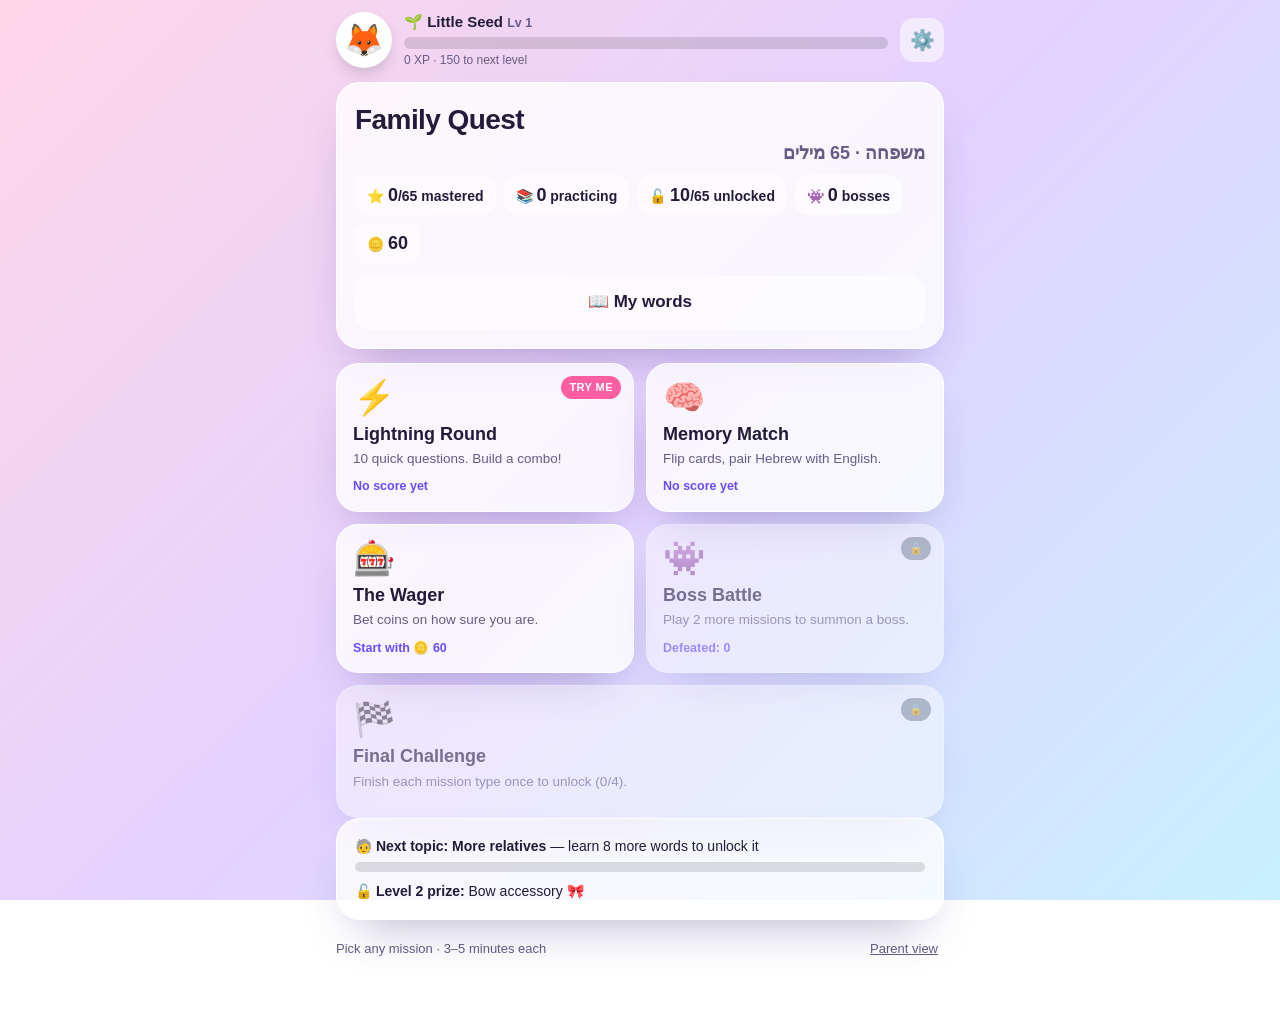
<file: tmp/family-quest.html>
<!doctype html>
<html lang="en" data-theme="aurora" data-motion="on">
<head>
<meta charset="utf-8">
<meta name="viewport" content="width=device-width, initial-scale=1, viewport-fit=cover">
<meta name="apple-mobile-web-app-capable" content="yes">
<meta name="apple-mobile-web-app-status-bar-style" content="black-translucent">
<title>Family Quest ✦ משפחה</title>
<style>
  /* ---------- theme tokens ---------- */
  :root {
    --bg1: #ffd6e8; --bg2: #e3d2ff; --bg3: #c9f0ff;
    --ink: #221b3a; --ink-soft: #655c86;
    --card: rgba(255,255,255,.78); --card-border: rgba(255,255,255,.95);
    --surface: #ffffff; --chip: rgba(255,255,255,.55);
    --accent: #6c4bff; --accent-2: #ff5fa2; --good: #1fb97a; --bad: #ff5c7a; --gold: #ffb627;
    --shadow: 0 24px 50px -22px rgba(60,40,120,.38);
  }
  [data-theme=sunset]  { --bg1:#ffc38a; --bg2:#ff86a8; --bg3:#8f62ff; --accent:#ff4f6d; --accent-2:#ffb400; }
  [data-theme=ocean]   { --bg1:#b8f3ff; --bg2:#74cdff; --bg3:#4f7fff; --accent:#0b63ff; --accent-2:#13d3c2; }
  [data-theme=forest]  { --bg1:#e2f9cf; --bg2:#9ae6b0; --bg3:#3fb48a; --accent:#1d8a5c; --accent-2:#ffc531; }
  [data-theme=candy]   { --bg1:#fff2a8; --bg2:#ffb6dc; --bg3:#b6f0ff; --accent:#ff2f8e; --accent-2:#22c3b3; }
  [data-theme=galaxy]  { --bg1:#2d1b63; --bg2:#4b2a9c; --bg3:#0a0a2a; --ink:#f4f0ff; --ink-soft:#cdc3ef;
                         --card:rgba(255,255,255,.10); --card-border:rgba(255,255,255,.22); --surface:rgba(255,255,255,.14);
                         --chip:rgba(255,255,255,.14); --accent:#a07fff; --accent-2:#ff7ad9; --shadow:0 24px 50px -22px rgba(0,0,0,.6); }
  [data-theme=midnight]{ --bg1:#0f172a; --bg2:#1e2a4a; --bg3:#0b1020; --ink:#eef2ff; --ink-soft:#aab4d6;
                         --card:rgba(255,255,255,.08); --card-border:rgba(255,255,255,.18); --surface:rgba(255,255,255,.12);
                         --chip:rgba(255,255,255,.12); --accent:#38bdf8; --accent-2:#fbbf24; --shadow:0 24px 50px -22px rgba(0,0,0,.6); }

  * { box-sizing: border-box; -webkit-tap-highlight-color: transparent; }
  html, body { margin: 0; min-height: 100%; }
  body {
    font-family: -apple-system, BlinkMacSystemFont, "Segoe UI", Roboto, "Helvetica Neue", Arial, sans-serif;
    color: var(--ink); background: linear-gradient(135deg, var(--bg1), var(--bg2) 50%, var(--bg3));
    background-attachment: fixed; overflow-x: hidden; user-select: none; -webkit-user-select: none;
    font-size: 17px; line-height: 1.35;
  }
  input { user-select: text; -webkit-user-select: text; }
  .he { direction: rtl; unicode-bidi: isolate; }
  .hidden { display: none !important; }
  [data-motion=off] *, [data-motion=off] *::before, [data-motion=off] *::after { animation: none !important; transition: none !important; }

  .wrap { max-width: 640px; margin: 0 auto; padding: 12px 16px 48px; }
  .screen { animation: enter .35s ease both; }
  @keyframes enter { from { opacity: 0; transform: translateY(14px) scale(.985); } to { opacity: 1; transform: none; } }

  /* ---------- top bar ---------- */
  .top { display: flex; align-items: center; gap: 12px; margin-bottom: 14px; }
  .avatar { position: relative; width: 56px; height: 56px; border-radius: 50%; background: var(--surface); display: grid; place-items: center;
            font-size: 32px; box-shadow: 0 8px 20px -8px rgba(0,0,0,.3); flex: none; border: 2px solid var(--card-border); }
  .avatar .acc { position: absolute; right: -6px; top: -8px; font-size: 20px; }
  .avatar.dance { animation: dance .6s ease-in-out 4; }
  @keyframes dance { 0%,100% { transform: rotate(0) } 25% { transform: rotate(-14deg) scale(1.1) } 75% { transform: rotate(14deg) scale(1.1) } }
  .lvl { flex: 1; min-width: 0; }
  .lvl .name { font-weight: 700; font-size: 15px; white-space: nowrap; overflow: hidden; text-overflow: ellipsis; }
  .lvl .name small { color: var(--ink-soft); font-weight: 600; }
  .xpbar { height: 12px; border-radius: 999px; background: rgba(0,0,0,.12); overflow: hidden; margin-top: 5px; }
  .xpbar > div { height: 100%; width: 0; border-radius: 999px; background: linear-gradient(90deg, var(--accent), var(--accent-2)); transition: width .8s cubic-bezier(.2,.8,.2,1); }
  .lvl .xpt { font-size: 12px; color: var(--ink-soft); margin-top: 3px; }
  .iconbtn { font: inherit; border: 0; background: var(--chip); color: var(--ink); width: 44px; height: 44px; border-radius: 14px; font-size: 20px; cursor: pointer; flex: none; }

  /* ---------- panels & buttons ---------- */
  .panel { background: var(--card); border: 1px solid var(--card-border); border-radius: 24px; padding: 18px; box-shadow: var(--shadow);
           backdrop-filter: blur(12px); -webkit-backdrop-filter: blur(12px); margin-bottom: 14px; }
  h1 { font-size: 28px; margin: 0 0 2px; letter-spacing: -.02em; }
  h2 { font-size: 20px; margin: 0 0 6px; letter-spacing: -.01em; }
  .muted { color: var(--ink-soft); font-size: 15px; }
  .btn { font: inherit; font-weight: 700; font-size: 17px; border: 0; border-radius: 16px; cursor: pointer; padding: 15px 20px; min-height: 54px;
         background: var(--accent); color: #fff; width: 100%; transition: transform .1s, filter .15s; box-shadow: 0 10px 24px -12px var(--accent); }
  .btn:active { transform: scale(.97); }
  .btn.ghost { background: var(--chip); color: var(--ink); box-shadow: none; }
  .btn.gold { background: linear-gradient(135deg, #ffb627, #ff7a00); box-shadow: 0 10px 24px -12px #ff7a00; }
  .btn.danger { background: var(--bad); }
  .btn.small { padding: 10px 14px; min-height: 42px; font-size: 15px; width: auto; }
  .btn:disabled { opacity: .5; cursor: default; }
  .row2 { display: grid; grid-template-columns: 1fr 1fr; gap: 10px; }
  .mini { font: inherit; font-size: 14px; font-weight: 600; border: 0; background: var(--chip); color: var(--ink); padding: 9px 12px; border-radius: 12px; cursor: pointer; }
  .mini:disabled { opacity: .5; }

  /* ---------- home ---------- */
  .stats { display: flex; flex-wrap: wrap; gap: 8px; margin-top: 10px; }
  .stat { background: var(--chip); border-radius: 14px; padding: 8px 12px; font-size: 14px; font-weight: 600; }
  .stat b { font-size: 18px; }
  .missions { display: grid; grid-template-columns: 1fr 1fr; gap: 12px; }
  @media (max-width: 420px) { .missions { grid-template-columns: 1fr; } }
  .mcard { position: relative; text-align: left; font: inherit; color: var(--ink); background: var(--card); border: 1px solid var(--card-border); border-radius: 22px;
           padding: 16px; cursor: pointer; box-shadow: var(--shadow); transition: transform .15s; min-height: 132px; display: flex; flex-direction: column; gap: 4px; }
  .mcard:active { transform: scale(.97); }
  .mcard .ico { font-size: 34px; line-height: 1; }
  .mcard .t { font-weight: 800; font-size: 18px; margin-top: 4px; }
  .mcard .d { font-size: 13.5px; color: var(--ink-soft); }
  .mcard .b { font-size: 12.5px; margin-top: auto; padding-top: 6px; color: var(--accent); font-weight: 700; }
  .mcard.locked { opacity: .55; }
  .mcard.hot { border: 2px solid var(--gold); animation: glow 1.6s ease-in-out infinite; }
  @keyframes glow { 0%,100% { box-shadow: 0 0 0 0 rgba(255,182,39,.0), var(--shadow); } 50% { box-shadow: 0 0 0 8px rgba(255,182,39,.25), var(--shadow); } }
  .mcard.wide { grid-column: 1 / -1; }
  .tag { position: absolute; top: 12px; right: 12px; font-size: 11px; font-weight: 800; letter-spacing: .04em; text-transform: uppercase; background: var(--gold); color: #3a2a00; padding: 4px 8px; border-radius: 999px; }
  .tag.rec { background: var(--accent-2); color: #fff; }
  .foot { display: flex; justify-content: space-between; align-items: center; margin-top: 8px; font-size: 13px; color: var(--ink-soft); }
  .foot button { font: inherit; font-size: 13px; color: var(--ink-soft); background: none; border: 0; text-decoration: underline; cursor: pointer; padding: 6px; }

  /* ---------- play ---------- */
  .hud { display: flex; align-items: center; gap: 10px; margin-bottom: 10px; }
  .hud .title { font-weight: 800; font-size: 16px; white-space: nowrap; }
  .hud .spacer { flex: 1; }
  .hud .chip { background: var(--chip); border-radius: 999px; padding: 5px 10px; font-size: 14px; font-weight: 700; white-space: nowrap; }
  .hud .combo { background: linear-gradient(135deg, #ff7a00, #ffb627); color: #fff; animation: bump .3s ease; }
  @keyframes bump { 50% { transform: scale(1.25); } }
  .hud .timer.low { background: var(--bad); color: #fff; animation: bump .5s infinite; }
  .prog { height: 10px; border-radius: 999px; background: rgba(0,0,0,.12); overflow: hidden; margin-bottom: 14px; }
  .prog > div { height: 100%; width: 0; border-radius: 999px; background: linear-gradient(90deg, var(--good), var(--accent)); transition: width .5s cubic-bezier(.2,.8,.2,1); }
  .banner { text-align: center; font-weight: 800; font-size: 15px; color: var(--accent); margin-bottom: 8px; }
  .qcard { background: var(--card); border: 1px solid var(--card-border); border-radius: 24px; padding: 18px; box-shadow: var(--shadow); margin-bottom: 14px;
           text-align: center; animation: enter .3s ease both; backdrop-filter: blur(12px); -webkit-backdrop-filter: blur(12px); }
  .qlabel { font-size: 13px; font-weight: 800; letter-spacing: .06em; text-transform: uppercase; color: var(--ink-soft); margin-bottom: 10px; }
  .word { font-size: 34px; font-weight: 700; line-height: 1.25; }
  .def .den { display: block; font-size: 28px; font-weight: 800; text-transform: capitalize; }
  .def .dhe { display: block; font-size: 22px; color: var(--ink-soft); margin-top: 2px; }
  .sent { font-size: 27px; font-weight: 600; line-height: 1.4; }
  .sent .blank { display: inline-block; min-width: 90px; border-bottom: 3px solid var(--accent); color: var(--accent); margin: 0 4px; }
  .sent-en { font-size: 15px; color: var(--ink-soft); margin-top: 8px; }
  .answers { display: grid; gap: 10px; }
  .opt { font: inherit; font-size: 18px; font-weight: 600; text-align: center; border: 2px solid transparent; border-radius: 18px; padding: 14px 16px; min-height: 60px;
         background: var(--surface); color: var(--ink); cursor: pointer; box-shadow: 0 10px 25px -16px rgba(0,0,0,.35); transition: transform .1s, background .2s, border-color .2s; }
  .opt:active { transform: scale(.97); }
  .opt.he { font-size: 22px; }
  .opt .den { font-size: 18px; font-weight: 800; text-transform: capitalize; }
  .opt .dhe { font-size: 16px; color: var(--ink-soft); margin-right: 6px; }
  .opt.right { background: var(--good); color: #fff; border-color: var(--good); animation: pop .35s ease; }
  .opt.right .dhe { color: rgba(255,255,255,.85); }
  .opt.wrong { background: var(--bad); color: #fff; animation: shake .4s ease; }
  .opt.wrong .dhe { color: rgba(255,255,255,.85); }
  .opt.reveal { border-color: var(--good); }
  .opt:disabled { cursor: default; }
  @keyframes pop { 50% { transform: scale(1.06); } }
  @keyframes shake { 20%,60% { transform: translateX(-6px); } 40%,80% { transform: translateX(6px); } }
  .trow { display: flex; gap: 8px; }
  .tin { flex: 1; font: inherit; font-size: 22px; padding: 12px 14px; border-radius: 16px; border: 2px solid var(--card-border); background: var(--surface); color: var(--ink); min-width: 0; outline: none; }
  .tin:focus { border-color: var(--accent); }
  .tin.he { font-size: 24px; }
  .tin.right { border-color: var(--good); background: rgba(31,185,122,.15); }
  .tin.wrong { border-color: var(--bad); background: rgba(255,92,122,.15); animation: shake .4s ease; }
  .trow .btn { width: auto; padding: 12px 18px; }
  .tools { display: flex; gap: 8px; justify-content: center; }
  .hintbox { background: rgba(255,182,39,.25); border-radius: 14px; padding: 10px 14px; font-size: 15px; text-align: center; }

  /* feedback sheet */
  .fb { position: fixed; left: 0; right: 0; bottom: 0; z-index: 40; padding: 16px 16px calc(16px + env(safe-area-inset-bottom)); max-width: 640px; margin: 0 auto;
        border-radius: 26px 26px 0 0; animation: up .3s cubic-bezier(.2,.8,.2,1) both; box-shadow: 0 -20px 50px -20px rgba(0,0,0,.4); }
  .fb.good { background: var(--good); color: #fff; }
  .fb.bad { background: #fff; color: #221b3a; border-top: 6px solid var(--bad); }
  @keyframes up { from { transform: translateY(100%); } to { transform: none; } }
  .fbmain { font-weight: 800; font-size: 20px; text-align: center; }
  .fb.good .fbmain small { display: block; font-weight: 600; font-size: 14px; opacity: .9; margin-top: 2px; }
  .fix { background: #f3f0ff; border-radius: 16px; padding: 12px 14px; margin: 12px 0; text-align: center; }
  .fix .fixw { font-size: 26px; font-weight: 700; }
  .fix .fixd { font-size: 16px; color: #655c86; margin: 2px 0 8px; }
  .fix .ex { font-size: 20px; }
  .fix .exen { font-size: 14px; color: #655c86; }
  .fb .btn { background: var(--accent); }

  /* boss */
  .bossBox { display: flex; align-items: center; gap: 14px; margin-bottom: 14px; }
  .monster { position: relative; width: 110px; height: 110px; flex: none; animation: idle 2.4s ease-in-out infinite; }
  @keyframes idle { 50% { transform: translateY(-6px) rotate(-2deg); } }
  .mbody { position: absolute; inset: 8px; background: var(--mcolor); border-radius: 48% 52% 55% 45% / 55% 45% 55% 45%; box-shadow: inset -10px -12px 0 rgba(0,0,0,.18), 0 16px 30px -14px rgba(0,0,0,.5); }
  .eyes { position: absolute; left: 0; right: 0; top: 30%; display: flex; justify-content: center; gap: 14px; }
  .eyes span { width: 22px; height: 24px; background: #fff; border-radius: 50%; position: relative; }
  .eyes span::after { content: ""; position: absolute; width: 10px; height: 10px; background: #1a1030; border-radius: 50%; left: 7px; top: 9px; }
  .mouth { position: absolute; left: 50%; top: 62%; width: 36px; height: 16px; transform: translateX(-50%); background: #1a1030; border-radius: 0 0 20px 20px; }
  .mouth::after { content: ""; position: absolute; left: 6px; top: 0; width: 8px; height: 6px; background: #fff; border-radius: 0 0 3px 3px; box-shadow: 16px 0 0 #fff; }
  .mdeco { position: absolute; left: 50%; top: -14px; transform: translateX(-50%); font-size: 34px; line-height: 1; }
  .monster.hit { animation: hit .45s ease; }
  @keyframes hit { 0% { filter: brightness(2); transform: translateX(0) } 25% { transform: translateX(-10px) rotate(-6deg) } 50% { transform: translateX(10px) rotate(6deg) } 100% { filter: none; } }
  .monster.heal { animation: heal .6s ease; }
  @keyframes heal { 50% { transform: scale(1.12); filter: hue-rotate(60deg) brightness(1.2); } }
  .monster.dead { animation: dead 1.3s ease forwards; }
  @keyframes dead { 30% { transform: rotate(15deg) scale(1.15); } 100% { transform: rotate(720deg) scale(0); opacity: 0; } }
  .bossInfo { flex: 1; min-width: 0; }
  .bname { font-weight: 800; font-size: 17px; }
  .bname small { color: var(--ink-soft); font-weight: 600; }
  .hpbar { height: 16px; border-radius: 999px; background: rgba(0,0,0,.15); overflow: hidden; margin: 6px 0; border: 2px solid var(--card-border); }
  .hpbar > div { height: 100%; width: 100%; background: linear-gradient(90deg, #ff3d5a, #ff7a00); transition: width .5s cubic-bezier(.2,.8,.2,1); }
  .bubble { background: var(--surface); border-radius: 14px; padding: 8px 10px; font-size: 13.5px; font-style: italic; position: relative; }
  .dmg { position: absolute; left: 50%; top: 0; transform: translateX(-50%); font-weight: 900; font-size: 28px; color: #ff3d5a; animation: rise .9s ease forwards; pointer-events: none; text-shadow: 0 2px 0 #fff; }
  @keyframes rise { to { transform: translate(-50%, -60px); opacity: 0; } }

  /* wager */
  .wagerbox { background: var(--card); border-radius: 20px; padding: 14px; text-align: center; }
  .wtitle { font-weight: 700; margin-bottom: 10px; }
  .wrow { display: grid; grid-template-columns: repeat(4, 1fr); gap: 8px; }
  .wbtn { font: inherit; font-weight: 800; border: 0; border-radius: 14px; padding: 12px 6px; background: var(--surface); color: var(--ink); cursor: pointer; min-height: 56px; box-shadow: 0 10px 25px -16px rgba(0,0,0,.35); }
  .wbtn.all { background: linear-gradient(135deg, #ffb627, #ff7a00); color: #fff; }
  .wbtn:active { transform: scale(.95); }

  /* ---------- memory match ---------- */
  .grid { display: grid; grid-template-columns: repeat(4, 1fr); gap: 10px; }
  @media (max-width: 420px) { .grid { grid-template-columns: repeat(3, 1fr); } }
  .card { aspect-ratio: 3 / 3.4; perspective: 800px; cursor: pointer; }
  .card .in { position: relative; width: 100%; height: 100%; transform-style: preserve-3d; transition: transform .45s cubic-bezier(.2,.8,.2,1); }
  .card.open .in { transform: rotateY(180deg); }
  .card .face { position: absolute; inset: 0; backface-visibility: hidden; -webkit-backface-visibility: hidden; border-radius: 16px; display: grid; place-items: center; padding: 6px; text-align: center; }
  .card .back { background: linear-gradient(135deg, var(--accent), var(--accent-2)); color: #fff; font-size: 28px; }
  .card .front { background: var(--surface); color: var(--ink); transform: rotateY(180deg); font-weight: 700; font-size: 14px; line-height: 1.2; box-shadow: 0 10px 25px -16px rgba(0,0,0,.35); overflow: hidden; }
  .card .front.he { font-size: 15px; }
  .card .front .den { font-size: 14px; text-transform: capitalize; }
  .card .front .dhe { font-size: 12px; color: var(--ink-soft); display: block; }
  .card.done { animation: vanish .6s ease forwards; pointer-events: none; }
  @keyframes vanish { 40% { transform: scale(1.12); } 100% { transform: scale(0); opacity: 0; } }
  .card.nope .in { animation: shake .4s ease; }

  /* ---------- result ---------- */
  .big { font-size: 52px; line-height: 1; text-align: center; margin: 6px 0; }
  .score { font-size: 44px; font-weight: 900; text-align: center; letter-spacing: -.02em; }
  .sub { text-align: center; color: var(--ink-soft); font-weight: 600; margin-bottom: 12px; }
  .rows { display: grid; gap: 6px; margin: 10px 0 14px; }
  .rows div { display: flex; justify-content: space-between; background: var(--chip); border-radius: 12px; padding: 9px 12px; font-size: 15px; }
  .rows b { font-weight: 800; }
  .badgeNew { text-align: center; background: linear-gradient(135deg, #ffb627, #ff7a00); color: #fff; border-radius: 16px; padding: 10px; font-weight: 800; margin-bottom: 10px; animation: pop .5s ease; }
  .chest { text-align: center; padding: 10px; }
  .chest .box { font-size: 72px; cursor: pointer; display: inline-block; animation: wiggle 1.2s ease-in-out infinite; }
  @keyframes wiggle { 0%,100% { transform: rotate(-4deg) } 50% { transform: rotate(4deg) scale(1.05) } }
  .chest .box.open { animation: pop .5s ease; }
  .chest .prize { font-weight: 800; font-size: 19px; margin-top: 6px; animation: enter .4s ease both; }

  /* ---------- overlays ---------- */
  .overlay { position: fixed; inset: 0; z-index: 50; background: rgba(20,10,50,.55); display: grid; place-items: center; padding: 20px; animation: fade .25s ease both; backdrop-filter: blur(6px); -webkit-backdrop-filter: blur(6px); }
  @keyframes fade { from { opacity: 0 } }
  .modal { background: var(--card); border: 1px solid var(--card-border); border-radius: 26px; padding: 22px; width: min(100%, 520px); max-height: 90vh; overflow: auto; box-shadow: var(--shadow); animation: enter .3s ease both; backdrop-filter: blur(20px); -webkit-backdrop-filter: blur(20px); color: var(--ink); }
  .modal.center { text-align: center; }
  .modal h2 { font-size: 24px; }
  .levelup { font-size: 14px; font-weight: 800; letter-spacing: .12em; text-transform: uppercase; color: var(--accent-2); }
  .unlockList { display: grid; gap: 6px; margin: 12px 0; }
  .unlockList div { background: var(--chip); border-radius: 12px; padding: 9px; font-weight: 700; }
  .setrow { display: flex; justify-content: space-between; align-items: center; padding: 10px 0; border-bottom: 1px solid rgba(0,0,0,.08); }
  .switch { width: 54px; height: 32px; border-radius: 999px; background: rgba(0,0,0,.2); border: 0; position: relative; cursor: pointer; flex: none; }
  .switch::after { content: ""; position: absolute; top: 3px; left: 3px; width: 26px; height: 26px; background: #fff; border-radius: 50%; transition: left .2s; }
  .switch.on { background: var(--good); }
  .switch.on::after { left: 25px; }
  .pickgrid { display: flex; flex-wrap: wrap; gap: 8px; margin: 8px 0 14px; }
  .pick { font: inherit; border: 2px solid transparent; background: var(--chip); color: var(--ink); border-radius: 14px; padding: 8px 12px; cursor: pointer; font-weight: 700; font-size: 14px; }
  .pick.on { border-color: var(--accent); background: var(--surface); }
  .pick.locked { opacity: .5; }
  .pick .sw { display: inline-block; width: 14px; height: 14px; border-radius: 50%; vertical-align: -2px; margin-right: 4px; }
  .badges { display: flex; flex-wrap: wrap; gap: 8px; }
  .badge { background: var(--chip); border-radius: 14px; padding: 8px 10px; font-size: 13px; font-weight: 700; }
  .badge.off { opacity: .35; filter: grayscale(1); }

  /* ---------- parent ---------- */
  table { width: 100%; border-collapse: collapse; font-size: 13.5px; }
  th, td { padding: 7px 6px; text-align: left; border-bottom: 1px solid rgba(0,0,0,.08); vertical-align: top; }
  th { font-size: 12px; text-transform: uppercase; letter-spacing: .04em; color: var(--ink-soft); }
  td.he { text-align: right; font-weight: 700; font-size: 15px; }
  .pill { display: inline-block; padding: 2px 8px; border-radius: 999px; font-size: 12px; font-weight: 800; color: #fff; }
  .pill.m { background: var(--good); } .pill.l { background: var(--accent); } .pill.n { background: #8c96a0; }
  .bars { display: flex; align-items: flex-end; gap: 5px; height: 110px; padding-top: 10px; }
  .bars div { flex: 1; background: var(--accent); border-radius: 6px 6px 0 0; position: relative; min-height: 3px; }
  .bars div.empty { background: rgba(0,0,0,.1); }
  .bars div span { position: absolute; left: 0; right: 0; top: -18px; font-size: 10px; text-align: center; font-weight: 700; }
  .bars div i { position: absolute; left: 0; right: 0; bottom: -18px; font-size: 10px; text-align: center; font-style: normal; color: var(--ink-soft); }
  .ready { font-size: 22px; font-weight: 900; text-align: center; margin: 8px 0; }
  .readybar { height: 14px; border-radius: 999px; background: rgba(0,0,0,.12); overflow: hidden; }
  .readybar > div { height: 100%; background: linear-gradient(90deg, var(--bad), var(--gold), var(--good)); }

  /* ---------- family quest additions ---------- */
  .speak { font: inherit; border: 0; background: var(--chip); color: var(--ink); border-radius: 999px; padding: 6px 12px; font-size: 15px; cursor: pointer; margin-top: 10px; }
  .emo { font-size: 30px; display: block; margin-bottom: 4px; }
  .wlcat { margin: 14px 0 6px; font-weight: 800; }
  .wlcat.off { opacity: .5; }
  .wl { display: grid; gap: 6px; }
  .wl div { display: flex; align-items: center; gap: 10px; background: var(--chip); border-radius: 12px; padding: 8px 12px; }
  .wl .whe { font-weight: 700; font-size: 18px; flex: 1; text-align: right; }
  .wl .wen { flex: 1; text-align: left; color: var(--ink-soft); font-size: 15px; }
  .pill.k { background: #c9ced4; color: #33393f; }
  .topicbar { height: 10px; border-radius: 999px; background: rgba(0,0,0,.12); overflow: hidden; margin-top: 6px; }
  .topicbar > div { height: 100%; background: linear-gradient(90deg, var(--good), var(--accent)); }
  #confetti { position: fixed; inset: 0; pointer-events: none; z-index: 60; }
  .toast { position: fixed; left: 50%; top: 18px; transform: translateX(-50%); z-index: 70; background: var(--ink); color: var(--surface); padding: 10px 16px; border-radius: 999px; font-weight: 700; font-size: 14px; animation: toastin 2.6s ease both; pointer-events: none; }
  [data-theme=galaxy] .toast, [data-theme=midnight] .toast { background: #fff; color: #221b3a; }
  @keyframes toastin { 0% { opacity: 0; transform: translate(-50%, -20px) } 10%,85% { opacity: 1; transform: translate(-50%, 0) } 100% { opacity: 0 } }
</style>
</head>
<body>
<canvas id="confetti"></canvas>
<div class="wrap">

  <!-- ================= TOP BAR ================= -->
  <div class="top" id="topbar">
    <div class="avatar" id="avatar"><span id="avEmoji">🦊</span><span class="acc" id="avAcc"></span></div>
    <div class="lvl">
      <div class="name"><span id="lvlName"></span> <small id="lvlNum"></small></div>
      <div class="xpbar"><div id="xpFill"></div></div>
      <div class="xpt" id="xpText"></div>
    </div>
    <button class="iconbtn" id="gearBtn" title="Settings">⚙️</button>
  </div>

  <!-- ================= HOME ================= -->
  <section class="screen" id="home">
    <div class="panel">
      <h1>Family Quest</h1>
      <div class="muted he" style="font-size:18px;font-weight:600">משפחה · 65 מילים</div>
      <div class="stats" id="homeStats"></div>
      <div style="height:12px"></div>
      <button class="btn ghost" id="wordsBtn">📖 My words</button>
    </div>
    <div class="missions" id="missions"></div>
    <div class="panel" id="nextUnlock" style="font-size:14px"></div>
    <div class="foot"><span>Pick any mission · 3–5 minutes each</span><button id="parentBtn">Parent view</button></div>
  </section>

  <!-- ================= PLAY (question-based modes) ================= -->
  <section class="screen hidden" id="play">
    <div class="hud">
      <div class="title" id="hudTitle"></div>
      <div class="spacer"></div>
      <div class="chip hidden" id="hudCoins"></div>
      <div class="chip hidden" id="hudWager"></div>
      <div class="chip timer hidden" id="hudTimer"></div>
      <div class="chip combo hidden" id="hudCombo"></div>
      <button class="iconbtn" id="quitBtn" title="Quit">✕</button>
    </div>
    <div class="prog"><div id="progFill"></div></div>
    <div class="bossBox hidden" id="bossBox">
      <div class="monster" id="monster">
        <div class="mbody"><div class="eyes"><span></span><span></span></div><div class="mouth"></div></div>
        <div class="mdeco" id="mdeco"></div>
      </div>
      <div class="bossInfo">
        <div class="bname" id="bname"></div>
        <div class="hpbar"><div id="hpFill"></div></div>
        <div class="bubble" id="bubble"></div>
      </div>
    </div>
    <div class="banner hidden" id="banner"></div>
    <div id="qArea"></div>
  </section>

  <!-- ================= MEMORY MATCH ================= -->
  <section class="screen hidden" id="match">
    <div class="hud">
      <div class="title">🧠 Memory Match</div>
      <div class="spacer"></div>
      <div class="chip" id="mMoves">Moves: 0</div>
      <div class="chip" id="mBest"></div>
      <button class="iconbtn" id="mQuit" title="Quit">✕</button>
    </div>
    <div class="prog"><div id="mProg"></div></div>
    <div class="grid" id="mGrid"></div>
  </section>

  <!-- ================= RESULT ================= -->
  <section class="screen hidden" id="result">
    <div class="panel" id="resultPanel"></div>
  </section>

  <!-- ================= PARENT VIEW ================= -->
  <section class="screen hidden" id="parent">
    <div class="panel">
      <h2>Parent view</h2>
      <div id="parentSummary"></div>
    </div>
    <div class="panel">
      <h2>Readiness for a test</h2>
      <div id="readiness"></div>
    </div>
    <div class="panel">
      <h2>Accuracy over time</h2>
      <div class="muted" style="font-size:13px;margin-bottom:16px">Last 14 days · % correct per day</div>
      <div class="bars" id="bars"></div>
      <div style="height:20px"></div>
    </div>
    <div class="panel" style="overflow:auto">
      <h2>By word</h2>
      <table id="wordTable"></table>
    </div>
    <div class="panel">
      <button class="btn ghost" id="unlockAllBtn">🔓 Unlock all 65 words now (test coming up)</button>
      <div style="height:10px"></div>
      <div class="row2">
        <button class="btn ghost" id="csvBtn">Export CSV</button>
        <button class="btn" id="parentBack">Back to game</button>
      </div>
      <div style="height:10px"></div>
      <button class="btn danger" id="resetBtn">Reset all progress…</button>
      <div id="resetConfirm" class="hidden" style="margin-top:10px">
        <div class="muted" style="margin-bottom:8px">This erases every score, badge, and word statistic. There is no undo.</div>
        <div class="row2"><button class="btn ghost" id="resetNo">Keep my progress</button><button class="btn danger" id="resetYes">Yes, erase everything</button></div>
      </div>
    </div>
  </section>
</div>

<div id="fb" class="fb hidden"></div>
<div id="overlayHost"></div>

<script>
/* ============================================================
   Family Quest: a vocabulary game for the 65 words in the Quizlet set "משפחה".
   Words unlock one topic at a time, practice is spaced, and progress is saved in this browser.
   ============================================================ */

/* ---------- topics (words unlock in this order) ---------- */
const CATS = [
  { name: "Core family", he: "המשפחה הקרובה", ico: "👨‍👩‍👧" },
  { name: "More relatives", he: "קרובי משפחה", ico: "🧓" },
  { name: "Birth order & couples", he: "סדר לידה וזוגות", ico: "💍" },
  { name: "Kinds of families", he: "סוגי משפחות", ico: "🏡" },
  { name: "Traditions & time", he: "מסורות וזמן", ico: "🕯️" },
  { name: "Getting along", he: "יחסים", ico: "🤝" },
  { name: "Chores & fairness", he: "מטלות והוגנות", ico: "⚖️" }
];

/* ============================================================
   VOCABULARY — the 65 Quizlet cards, in Quizlet order.
   he / en : the card as shown (English spacing lightly tidied)
   c       : topic number (index into CATS)
   e       : emoji used in hints and the word list
   ok      : accepted typed Hebrew answers (default: he itself)
   enOk    : extra accepted typed English answers (en and its comma-separated parts always count)
   ============================================================ */
const VOCAB = [
  { he: "משפחה", en: "family", c: 0, e: "👨‍👩‍👧" },
  { he: "אימא", en: "mother", c: 0, e: "👩", ok: ["אימא", "אמא"], enOk: ["mom", "mum", "mommy"] },
  { he: "אבא", en: "father", c: 0, e: "👨", enOk: ["dad", "daddy"] },
  { he: "אח", en: "brother", c: 0, e: "👦" },
  { he: "אחות", en: "sister", c: 0, e: "👭" },
  { he: "בן", en: "son", c: 0, e: "🧒" },
  { he: "בת", en: "daughter", c: 0, e: "👧" },
  { he: "סבא", en: "grandfather", c: 0, e: "👴", enOk: ["grandpa"] },
  { he: "סבתא", en: "grandmother", c: 0, e: "👵", enOk: ["grandma"] },
  { he: "תינוק/ת", en: "baby", c: 0, e: "👶", ok: ["תינוק", "תינוקת"] },

  { he: "גרוש/ה", en: "divorced", c: 1, e: "💔", ok: ["גרוש", "גרושה"] },
  { he: "חצי אח/אחות", en: "half brother / sister", c: 1, e: "🌓", ok: ["חצי אח", "חצי אחות"], enOk: ["half brother", "half sister", "half sibling"] },
  { he: "אבא/אח חורג", en: "step father / brother", c: 1, e: "🧔", ok: ["אבא חורג", "אח חורג"], enOk: ["step father", "step brother"] },
  { he: "אמא/אחות חורגת", en: "step mother / sister", c: 1, e: "👩‍🦰", ok: ["אמא חורגת", "אימא חורגת", "אחות חורגת"], enOk: ["step mother", "step sister"] },
  { he: "חיית מחמד", en: "pet", c: 1, e: "🐶" },
  { he: "סבא רבא", en: "great grandfather", c: 1, e: "🎩" },
  { he: "סבתא רבתא", en: "great-grandmother", c: 1, e: "👒" },
  { he: "נכד/ה", en: "grandson / granddaughter", c: 1, e: "🧸", ok: ["נכד", "נכדה"], enOk: ["grandson", "granddaughter", "grandchild"] },
  { he: "נין/נינה", en: "great grandchild", c: 1, e: "🍼", ok: ["נין", "נינה"] },

  { he: "בכור/ה", en: "firstborn", c: 2, e: "🥇", ok: ["בכור", "בכורה"], enOk: ["oldest child", "eldest child"] },
  { he: "ילד/ה אמצעי/ת (סנדוויץ)", en: "middle sibling", c: 2, e: "🥪", ok: ["ילד אמצעי", "ילדה אמצעית", "ילד סנדוויץ", "ילדה סנדוויץ"], enOk: ["middle child"] },
  { he: "בן/בת זקונים", en: "youngest sibling", c: 2, e: "🐣", ok: ["בן זקונים", "בת זקונים"], enOk: ["youngest child"] },
  { he: "ילד/ה יחיד/ה", en: "only child", c: 2, e: "☝️", ok: ["ילד יחיד", "ילדה יחידה"] },
  { he: "בעל", en: "husband", c: 2, e: "🤵" },
  { he: "אישה", en: "wife", c: 2, e: "👰", ok: ["אישה", "אשה"] },
  { he: "זוג נשוי", en: "married couple", c: 2, e: "💑" },
  { he: "דור", en: "generation", c: 2, e: "🪜" },
  { he: "אילן יוחסין", en: "family tree", c: 2, e: "🌳" },

  { he: "משפחה גרעינית", en: "immediate family", c: 3, e: "🏠", enOk: ["nuclear family"] },
  { he: "משפחה מורחבת", en: "extended family", c: 3, e: "🏘️" },
  { he: "משפחה מרובת ילדים", en: "family with many children", c: 3, e: "👨‍👩‍👧‍👦", enOk: ["big family", "large family"] },
  { he: "משפחה חד-הורית / יחידנית", en: "single-parent family", c: 3, e: "🧍‍♀️", ok: ["משפחה חד הורית", "משפחה יחידנית"] },
  { he: "משפחה חד-מינית", en: "same-sex family", c: 3, e: "🏳️‍🌈" },
  { he: "משפחה מאמצת", en: "adoptive family", c: 3, e: "🤗" },
  { he: "ילד מאומץ", en: "adopted child", c: 3, e: "💝" },
  { he: "תאומים / תאומות", en: "twins", c: 3, e: "👯", ok: ["תאומים", "תאומות"] },
  { he: "[ב]היריון", en: "pregnant", c: 3, e: "🤰", ok: ["בהיריון", "היריון", "בהריון", "הריון"] },
  { he: "דומה ל...", en: "looks like", c: 3, e: "🪞", ok: ["דומה ל", "דומה"], enOk: ["resembles", "similar to"] },

  { he: "מנהגים", en: "customs", c: 4, e: "🎎" },
  { he: "מסורות", en: "traditions", c: 4, e: "🕯️" },
  { he: "נוהגים ל...", en: "tend to", c: 4, e: "🔁", ok: ["נוהגים ל", "נוהגים"] },
  { he: "זיכרון", en: "memory", c: 4, e: "📸", ok: ["זיכרון", "זכרון"] },
  { he: "פעם ב..", en: "once (in a)", c: 4, e: "1️⃣", ok: ["פעם ב"], enOk: ["once in a", "once a", "once"] },
  { he: "בדרך כלל", en: "usually", c: 4, e: "📅" },
  { he: "מידי פעם", en: "from time to time", c: 4, e: "⏳", ok: ["מידי פעם", "מדי פעם"], enOk: ["sometimes", "occasionally", "every now and then"] },
  { he: "כשהייתי קטנ/ה", en: "When I was little", c: 4, e: "🎈", ok: ["כשהייתי קטן", "כשהייתי קטנה"], enOk: ["when i was young", "when i was a kid"] },

  { he: "להסתדר עם", en: "to get along with", c: 5, e: "🤝" },
  { he: "לריב עם", en: "to fight with", c: 5, e: "🥊" },
  { he: "להתיעץ עם", en: "to consult with", c: 5, e: "💬", ok: ["להתיעץ עם", "להתייעץ עם"], enOk: ["to ask advice from", "to get advice from"] },
  { he: "לסמוך על", en: "to count on", c: 5, e: "🫶", enOk: ["to rely on", "to trust"] },
  { he: "לתמוך ב", en: "to support", c: 5, e: "🫂" },
  { he: "להתגעגע ל", en: "to miss", c: 5, e: "🥺" },
  { he: "להעריך את", en: "to appreciate", c: 5, e: "🙏" },
  { he: "להתוכח עם", en: "to argue", c: 5, e: "🗣️", ok: ["להתוכח עם", "להתווכח עם"], enOk: ["to argue with"] },
  { he: "להשלים עם", en: "to make up with", c: 5, e: "🕊️" },
  { he: "קשר", en: "connection", c: 5, e: "🔗", enOk: ["relationship", "bond"] },
  { he: "להבין", en: "to understand", c: 5, e: "💡" },

  { he: "אחראי על", en: "responsible for", c: 6, e: "📋", ok: ["אחראי על", "אחראית על"] },
  { he: "להתחלק ב", en: "to share, to split", c: 6, e: "🍕" },
  { he: "תורי (התור שלי)", en: "my turn", c: 6, e: "🎲", ok: ["תורי", "התור שלי"] },
  { he: "הוגן", en: "fair", c: 6, e: "⚖️" },
  { he: "מטלה", en: "task", c: 6, e: "🧹", enOk: ["chore"] },
  { he: "לשתף פעולה", en: "to cooperate", c: 6, e: "🧩", enOk: ["to work together", "to collaborate"] },
  { he: "דמי כיס", en: "allowance", c: 6, e: "💰", enOk: ["pocket money"] },
  { he: "להחליף", en: "to replace, exchange, swap, change", c: 6, e: "🔄" }
];

/* ============================================================
   Game configuration
   ============================================================ */
const LEVELS = [
  [0, "Little Seed", "🌱"], [150, "Sprout", "🌿"], [400, "Sapling", "🪴"], [700, "Branch Builder", "🌳"],
  [1100, "Family Detective", "🔎"], [1600, "Word Wizard", "🪄"], [2200, "Story Keeper", "📜"], [2900, "Vocabulary Ninja", "🥷"],
  [3700, "Memory Master", "🧠"], [4600, "Hebrew Hero", "🦸"], [5600, "Family Legend", "🌟"], [6800, "Tree of Life", "👑"]
];
const THEMES = { aurora: ["Aurora", "#e3d2ff"], sunset: ["Sunset", "#ff86a8"], ocean: ["Ocean", "#74cdff"], forest: ["Forest", "#9ae6b0"], galaxy: ["Galaxy", "#4b2a9c"], candy: ["Candy", "#ffb6dc"], midnight: ["Midnight", "#1e2a4a"] };
const AVATARS = { fox: "🦊", cat: "🐱", dragon: "🐉", owl: "🦉", unicorn: "🦄", eagle: "🦅" };
const ACCESSORIES = { none: "", bow: "🎀", shades: "🕶️", crown: "👑" };
const UNLOCKS = [
  { lvl: 2, type: "accessory", id: "bow", label: "Bow accessory 🎀" },
  { lvl: 3, type: "theme", id: "sunset", label: "Sunset theme 🌅" },
  { lvl: 4, type: "avatar", id: "cat", label: "Cat character 🐱" },
  { lvl: 5, type: "theme", id: "ocean", label: "Ocean theme 🌊" },
  { lvl: 6, type: "avatar", id: "dragon", label: "Dragon character 🐉" },
  { lvl: 6, type: "fx", id: "stars", label: "Star confetti ✨" },
  { lvl: 7, type: "theme", id: "forest", label: "Forest theme 🌲" },
  { lvl: 7, type: "accessory", id: "shades", label: "Cool shades 🕶️" },
  { lvl: 8, type: "avatar", id: "owl", label: "Owl character 🦉" },
  { lvl: 9, type: "theme", id: "galaxy", label: "Galaxy theme 🌌" },
  { lvl: 9, type: "fx", id: "rainbow", label: "Rainbow burst 🌈" },
  { lvl: 10, type: "avatar", id: "unicorn", label: "Unicorn character 🦄" },
  { lvl: 10, type: "accessory", id: "crown", label: "Crown 👑" },
  { lvl: 11, type: "theme", id: "candy", label: "Candy theme 🍬" },
  { lvl: 12, type: "avatar", id: "eagle", label: "Eagle character 🦅" },
  { lvl: 12, type: "theme", id: "midnight", label: "Midnight theme 🌙" }
];
const BADGES = {
  first: ["🎖️", "First Mission"], combo5: ["🔥", "Combo ×5"], perfect: ["💯", "Perfect Lightning"], slayer: ["🗡️", "Boss Slayer"],
  sharp: ["🧠", "Sharp Memory"], roller: ["🎰", "High Roller"], champ: ["🏆", "Final Champion"], explorer: ["🗺️", "All Topics Unlocked"],
  master: ["👑", "Master of Mishpacha"], hunter: ["🗝️", "Treasure Hunter"], golden: ["✨", "Golden Tree (rare)"], night: ["🌙", "Night Owl"], early: ["🌅", "Early Bird"]
};
const BOSSES = [
  { name: "Cousin Chaos", sub: "the Name Scrambler", color: "#8a5cff", deco: "😈",
    taunts: ["Is that your aunt or your sister? Ha!", "Hmph. Lucky guess.", "Ouch! That one hurt.", "I mix up family trees for fun."],
    heal: ["Ha! I feel stronger!", "Mmm, confusion is tasty.", "Wrong! I grow!"] },
  { name: "Great-Uncle Grumble", sub: "Keeper of Lost Words", color: "#2eb872", deco: "🧐",
    taunts: ["In MY day we never learned words!", "My monocle! Watch the monocle!", "Preposterous!", "Hmm, you've studied."],
    heal: ["Back in my day, that was wrong too.", "Wrong answer, more grumble!", "Heh heh heh."] },
  { name: "Queen Confusa", sub: "Royal Ruler of Mix-Ups", color: "#ff5fa2", deco: "👑",
    taunts: ["Bow before the royal confusion!", "Guards! Seize that answer!", "Impertinent!", "My crown is slipping…"],
    heal: ["The crown grows heavier!", "Royal recovery!", "You amuse me."] },
  { name: "The Tangled Tree", sub: "Master of Messy Branches", color: "#6b4a2b", deco: "🌳",
    taunts: ["Every branch is a trap!", "Are you SURE?", "My roots run deep!", "…impossible."],
    heal: ["My branches grow!", "Tangled again!", "Hmm? Hmm!"] }
];
const PRAISE = ["Nailed it!", "Boom!", "Yes!!", "Brilliant!", "On fire!", "Sweet!", "Perfect!", "Legend!", "So smart!"];
const ENCOURAGE = ["Almost!", "Tricky one!", "Good try — look closely.", "Not yet, but you've got this.", "Next time!"];

/* ============================================================
   State & helpers
   ============================================================ */
const KEY = "family_quest_v1";
const $ = s => document.querySelector(s);
const el = (tag, cls, html) => { const e = document.createElement(tag); if (cls) e.className = cls; if (html != null) e.innerHTML = html; return e; };
const shuffle = a => { a = a.slice(); for (let i = a.length - 1; i > 0; i--) { const j = Math.floor(Math.random() * (i + 1)); [a[i], a[j]] = [a[j], a[i]]; } return a; };
const pick = a => a[Math.floor(Math.random() * a.length)];
const cap = s => s.charAt(0).toUpperCase() + s.slice(1);
const fmt = n => n.toLocaleString("en-US");

function freshState() {
  return { xp: 0, coins: 60, words: {}, recent: [], topics: 1, missions: { lightning: 0, match: 0, boss: 0, wager: 0, final: 0 }, sinceBoss: 0,
    bossesDefeated: 0, best: { lightning: 0, match: {}, wager: 0, final: 0 }, badges: [], chests: 0, theme: "aurora", avatar: "fox",
    accessory: "none", log: [], totalSecs: 0, settings: { sound: true, motion: true, timer: false }, created: Date.now() };
}
let S = freshState();
try { const saved = JSON.parse(localStorage.getItem(KEY)); if (saved && saved.words) S = Object.assign(freshState(), saved); } catch {}
const save = () => { try { localStorage.setItem(KEY, JSON.stringify(S)); } catch {} };
const W = id => S.words[id] || (S.words[id] = { rc: 0, rt: 0, fc: 0, ft: 0, streak: 0, retrievals: 0, lapses: 0, last: 0, next: 0, interval: 0, mastered: false });
const allIds = () => VOCAB.map((_, i) => i);
const poolIds = () => allIds().filter(i => VOCAB[i].c < S.topics);   // words she has unlocked so far

/* ---------- read Hebrew aloud (uses the device's Hebrew voice, if it has one) ---------- */
function speak(text) {
  const synth = window.speechSynthesis; if (!synth) return toast("Read-aloud isn't available here");
  const voice = synth.getVoices().find(v => v.lang && v.lang.toLowerCase().startsWith("he"));
  if (!voice) return toast("No Hebrew voice on this device");
  synth.cancel(); const u = new SpeechSynthesisUtterance(text.replace(/[\/\[\]().…]/g, " ")); u.lang = "he-IL"; u.voice = voice; u.rate = .85; synth.speak(u);
}
const speakBtn = text => { const b = el("button", "speak", "🔊 Listen"); b.onclick = e => { e.stopPropagation(); speak(text); }; return b; };
if (window.speechSynthesis) speechSynthesis.getVoices();

/* ---------- sound (synthesized, no files) ---------- */
let audio;
function tone(freq, ms, type = "sine", vol = .12, delay = 0) {
  if (!S.settings.sound) return;
  try {
    audio = audio || new (window.AudioContext || window.webkitAudioContext)();
    const t = audio.currentTime + delay, o = audio.createOscillator(), g = audio.createGain();
    o.type = type; o.frequency.value = freq; o.connect(g); g.connect(audio.destination);
    g.gain.setValueAtTime(vol, t); g.gain.exponentialRampToValueAtTime(.001, t + ms / 1000);
    o.start(t); o.stop(t + ms / 1000);
  } catch {}
}
const sfx = {
  good: c => { tone(660, 90); tone(880, 120, "sine", .12, .08); if (c >= 3) tone(1320, 160, "triangle", .1, .16); },
  bad: () => { tone(180, 200, "square", .08); if (navigator.vibrate) navigator.vibrate(70); },
  hit: () => { tone(120, 160, "sawtooth", .12); tone(80, 220, "square", .08, .05); },
  flip: () => tone(520, 50, "triangle", .06),
  coin: () => { tone(1200, 80, "square", .06); tone(1600, 160, "square", .06, .08); },
  win: () => [523, 659, 784, 1047].forEach((f, i) => tone(f, 220, "triangle", .12, i * .12)),
  levelup: () => [523, 659, 784, 1047, 1319].forEach((f, i) => tone(f, 260, "sine", .12, i * .1)),
  chest: () => { tone(300, 120, "triangle"); tone(600, 120, "triangle", .1, .12); tone(1200, 300, "sine", .1, .24); }
};

/* ---------- confetti ---------- */
const canvas = $("#confetti"), ctx2d = canvas.getContext("2d"); let particles = [], raf = null;
function sizeCanvas() { canvas.width = innerWidth * devicePixelRatio; canvas.height = innerHeight * devicePixelRatio; ctx2d.setTransform(devicePixelRatio, 0, 0, devicePixelRatio, 0, 0); }
addEventListener("resize", sizeCanvas); sizeCanvas();
function burst(x, y, n = 28, big = false) {
  if (!S.settings.motion) return;
  const fx = unlocked("fx", "rainbow") ? "rainbow" : unlocked("fx", "stars") ? "stars" : "basic";
  const colors = fx === "rainbow" ? ["#ff3d5a", "#ffb627", "#1fb97a", "#38bdf8", "#a07fff", "#ff5fa2"] : ["#6c4bff", "#ff5fa2", "#ffb627", "#1fb97a", "#38bdf8"];
  for (let i = 0; i < n; i++) particles.push({ x, y, vx: (Math.random() - .5) * (big ? 18 : 10), vy: -Math.random() * (big ? 16 : 9) - 2, g: .35, life: 70 + Math.random() * 40,
    c: pick(colors), s: 4 + Math.random() * 5, star: fx !== "basic" && Math.random() < .5, r: Math.random() * 6 });
  if (!raf) raf = requestAnimationFrame(tick);
}
function tick() {
  ctx2d.clearRect(0, 0, innerWidth, innerHeight);
  particles = particles.filter(p => p.life-- > 0);
  for (const p of particles) {
    p.x += p.vx; p.y += p.vy; p.vy += p.g; p.vx *= .98; p.r += .1;
    ctx2d.save(); ctx2d.translate(p.x, p.y); ctx2d.rotate(p.r); ctx2d.fillStyle = p.c; ctx2d.globalAlpha = Math.min(1, p.life / 30);
    if (p.star) { ctx2d.font = p.s * 2.4 + "px sans-serif"; ctx2d.fillText("★", -p.s, p.s); } else ctx2d.fillRect(-p.s / 2, -p.s / 2, p.s, p.s * .6);
    ctx2d.restore();
  }
  raf = particles.length ? requestAnimationFrame(tick) : null;
}
const burstAt = node => { const r = node ? node.getBoundingClientRect() : { left: innerWidth / 2, top: innerHeight / 2, width: 0, height: 0 }; burst(r.left + r.width / 2, r.top + r.height / 2); };
const bigConfetti = () => { burst(innerWidth * .25, innerHeight * .4, 60, true); burst(innerWidth * .75, innerHeight * .4, 60, true); };

function toast(msg) { const t = el("div", "toast", msg); document.body.appendChild(t); setTimeout(() => t.remove(), 2700); }

/* ============================================================
   Progression: XP, levels, unlocks, badges, topics
   ============================================================ */
function levelInfo(xp = S.xp) {
  let i = 0; while (i + 1 < LEVELS.length && xp >= LEVELS[i + 1][0]) i++;
  const cur = LEVELS[i], nxt = LEVELS[i + 1];
  return { n: i + 1, name: cur[1], icon: cur[2], from: cur[0], to: nxt ? nxt[0] : null, pct: nxt ? (xp - cur[0]) / (nxt[0] - cur[0]) : 1 };
}
const unlocked = (type, id) => (type === "theme" && id === "aurora") || (type === "avatar" && id === "fox") || (type === "accessory" && id === "none") ||
  UNLOCKS.some(u => u.type === type && u.id === id && levelInfo().n >= u.lvl);
function awardXP(n) {
  if (n <= 0) return;
  const before = levelInfo().n; S.xp += n; save(); renderTop();
  const after = levelInfo();
  if (after.n > before) {
    const news = UNLOCKS.filter(u => u.lvl > before && u.lvl <= after.n);
    sfx.levelup(); bigConfetti();
    openModal(`<div class="levelup">Level up!</div><div class="big">${after.icon}</div><h2>${after.name}</h2><div class="muted">Level ${after.n}</div>
      ${news.length ? `<div class="unlockList">${news.map(u => `<div>🔓 ${u.label}</div>`).join("")}</div><div class="muted" style="font-size:13px">Find them in ⚙️ Settings</div>` : ""}
      <div style="height:12px"></div><button class="btn">Awesome!</button>`, true);
  }
}
function giveBadge(id) { if (S.badges.includes(id)) return null; S.badges.push(id); save(); return id; }
function renderTop() {
  const L = levelInfo();
  $("#avEmoji").textContent = AVATARS[S.avatar] || "🦊"; $("#avAcc").textContent = ACCESSORIES[S.accessory] || "";
  $("#lvlName").textContent = L.icon + " " + L.name; $("#lvlNum").textContent = "Lv " + L.n;
  $("#xpFill").style.width = Math.round(L.pct * 100) + "%";
  $("#xpText").textContent = L.to ? `${fmt(S.xp)} XP · ${fmt(L.to - S.xp)} to next level` : `${fmt(S.xp)} XP · MAX level!`;
}

// A word is "known" once she has gotten it right at least twice and her last answer was right.
const known = i => W(i).retrievals >= 2 && W(i).streak >= 1;
function topicProgress() {
  const ids = poolIds(), k = ids.filter(known).length, need = Math.ceil(ids.length * .75);
  return { known: k, need, left: Math.max(0, need - k) };
}
const wordRows = ids => `<div class="wl">${ids.map(i => `<div><span style="font-size:22px">${VOCAB[i].e}</span><span class="wen">${VOCAB[i].en}</span><span class="whe he">${VOCAB[i].he}</span><button class="mini" data-say="${i}">🔊</button></div>`).join("")}</div>`;
const wireSpeak = m => m.querySelectorAll("[data-say]").forEach(b => b.onclick = () => speak(VOCAB[b.dataset.say].he));
function unlockTopic() {
  const c = S.topics; S.topics++; save();
  if (S.topics === CATS.length && giveBadge("explorer")) toast("🏅 Badge: All Topics Unlocked!");
  sfx.levelup(); bigConfetti();
  const { m } = openModal(`<div class="levelup">New topic unlocked!</div><div class="big">${CATS[c].ico}</div><h2>${CATS[c].name}</h2><div class="muted he">${CATS[c].he}</div>
    <div class="muted" style="margin:10px 0 6px">Take a quick look at your new words:</div>${wordRows(allIds().filter(i => VOCAB[i].c === c))}
    <div style="height:14px"></div><button class="btn">Let's go!</button>`, true);
  wireSpeak(m);
}
const checkTopicUnlock = () => { if (S.topics < CATS.length && topicProgress().left === 0) unlockTopic(); };

/* ============================================================
   Learning engine: scheduling, question building, grading
   ============================================================ */
const wordStatus = id => { const w = W(id); return VOCAB[id].c >= S.topics && w.rt + w.ft === 0 ? "locked" : w.rt + w.ft === 0 ? "new" : w.mastered ? "mastered" : "learning"; };
function priority(id) {
  const w = W(id), now = Date.now(); let p = Math.random() * 1.5;
  if (w.rt + w.ft === 0) p += 4;
  if (now >= w.next) p += 3 + Math.min(3, (now - w.next) / 36e5);
  p += Math.min(4, w.lapses) * .8 + (w.rt - w.rc) * .5 + (w.ft - w.fc) * .8;
  if (w.mastered) p -= 2;
  return p;
}
// Returns n word ids from the unlocked pool: struggling/due words first, interleaved with comfortable ones so she gets regular wins.
function pickWords(n, focusStruggled = false) {
  const ids = poolIds().sort((a, b) => priority(b) - priority(a));
  const comfy = ids.filter(i => W(i).streak >= 2), hard = ids.filter(i => W(i).streak < 2);
  let order = [];
  if (focusStruggled) order = hard.concat(comfy);
  else { let h = 0, c = 0; while (h < hard.length || c < comfy.length) { for (let k = 0; k < 2 && h < hard.length; k++) order.push(hard[h++]); if (c < comfy.length) order.push(comfy[c++]); } }
  const out = []; for (let i = 0; i < n; i++) out.push(order[i % order.length]);
  for (let i = 1; i < out.length; i++) if (out[i] === out[i - 1]) { const j = out.findIndex((v, k) => k > i && v !== out[i - 1]); if (j > 0) [out[i], out[j]] = [out[j], out[i]]; }
  return out;
}
function successRate() { const r = S.recent.slice(-12); return r.length < 4 ? .8 : r.filter(Boolean).length / r.length; }
function recallShare() { const r = successRate(); return r > .85 ? .65 : r < .75 ? .2 : .4; }
// mc_en: see Hebrew, pick English · mc_he: see English, pick Hebrew · type_en / type_he: type the answer in that language
const MC_TYPES = ["mc_en", "mc_he"], TYPE_TYPES = ["type_en", "type_he"];
function makeQuestion(id, mode, forceType) {
  const w = W(id), seen = w.rc >= 2 || w.fc >= 1;
  let type = forceType;
  if (!type) {
    if (mode === "recall") type = pick(TYPE_TYPES);
    else if (mode === "mc" || !seen) type = pick(MC_TYPES);
    else type = Math.random() < recallShare() ? pick(TYPE_TYPES) : pick(MC_TYPES);
  }
  const q = { id, type, v: VOCAB[id], typed: type.startsWith("type") };
  // Wrong options come from the same topic, so she has to really know the word.
  if (!q.typed) q.options = shuffle([id, ...shuffle(allIds().filter(i => i !== id && VOCAB[i].c === VOCAB[id].c)).slice(0, 3)]);
  return q;
}

/* ---------- grading typed answers ---------- */
// Hebrew: ignore niqqud, spaces, punctuation, final-letter forms, and doubled yod/vav spelling differences.
const normHe = s => s.replace(/[֑-ׇ]/g, "").replace(/[ךםןףץ]/g, c => ({ "ך": "כ", "ם": "מ", "ן": "נ", "ף": "פ", "ץ": "צ" }[c])).replace(/[^א-ת]/g, "").replace(/יי/g, "י").replace(/וו/g, "ו");
// English: lower case, drop a leading "to"/"a"/"the", ignore spaces and punctuation.
const normEn = s => s.toLowerCase().trim().replace(/^(to|a|an|the)\s+/, "").replace(/[^a-z]/g, "");
const heAnswers = v => v.ok || [v.he];
const enAnswers = v => [v.en, ...v.en.split(","), ...(v.enOk || [])];
function lev(a, b) {
  const d = [...Array(b.length + 1).keys()];
  for (let i = 1; i <= a.length; i++) { let prev = d[0]; d[0] = i; for (let j = 1; j <= b.length; j++) { const t = d[j]; d[j] = Math.min(d[j] + 1, d[j - 1] + 1, prev + (a[i - 1] === b[j - 1] ? 0 : 1)); prev = t; } }
  return d[b.length];
}
// Returns "ok", "typo" (English, counted right), "close" (Hebrew one letter off, counted wrong), or "no".
function checkTyped(q, text) {
  if (q.type === "type_he") {
    const n = normHe(text), keys = heAnswers(q.v).map(normHe);
    if (!n) return "no"; if (keys.includes(n)) return "ok";
    return keys.some(k => k.length >= 3 && lev(n, k) === 1) ? "close" : "no";
  }
  const n = normEn(text), keys = enAnswers(q.v).map(normEn).filter(Boolean);
  if (!n) return "no"; if (keys.includes(n)) return "ok";
  return keys.some(k => lev(n, k) <= (k.length >= 9 ? 2 : k.length >= 4 ? 1 : 0)) ? "typo" : "no";
}
// Updates the per-word statistics and spacing schedule. Returns bonus XP (review bonus / mastery).
function record(q, correct) {
  const w = W(q.id), now = Date.now(); let bonus = 0;
  if (q.typed) { w.ft++; if (correct) w.fc++; } else { w.rt++; if (correct) w.rc++; }
  w.last = now; S.recent.push(correct); if (S.recent.length > 30) S.recent.shift();
  if (correct) {
    const wasDue = w.next && now >= w.next && w.rt + w.ft > 1;
    w.streak++; w.retrievals++;
    w.interval = w.interval ? Math.min(w.interval * 2.2, 3 * 24 * 60) : 2; w.next = now + w.interval * 60000;
    if (wasDue && w.streak >= 2) bonus += 15;
    if (!w.mastered && w.retrievals >= 5 && w.fc >= 2 && w.streak >= 2) { w.mastered = true; bonus += 100; toast("⭐ Mastered: " + q.v.he); if (VOCAB.every((_, i) => W(i).mastered) && giveBadge("master")) toast("👑 Badge: Master of Mishpacha!"); }
  } else { w.streak = 0; w.lapses++; w.interval = .5; w.next = now + 30000; w.mastered = false; }
  save(); return bonus;
}
const baseXP = res => Math.round((res.typed ? 20 : 10) * (res.hintUsed ? .5 : 1) * (res.ms < 500 && !res.typed ? 0 : 1));

/* ============================================================
   Screens
   ============================================================ */
const SCREENS = ["home", "play", "match", "result", "parent"];
function show(id) { SCREENS.forEach(s => { const n = $("#" + s); n.classList.toggle("hidden", s !== id); if (s === id) { n.style.animation = "none"; n.offsetHeight; n.style.animation = ""; } }); scrollTo(0, 0); }
function openModal(html, center = false) {
  const ov = el("div", "overlay"), m = el("div", "modal" + (center ? " center" : ""), html); ov.appendChild(m); $("#overlayHost").appendChild(ov);
  const close = () => ov.remove();
  m.querySelectorAll("[data-close], .btn:not([data-keep])").forEach(b => b.addEventListener("click", close));
  ov.addEventListener("click", e => { if (e.target === ov) close(); });
  return { ov, m, close };
}
function applySettings() { document.documentElement.dataset.theme = unlocked("theme", S.theme) ? S.theme : "aurora"; document.documentElement.dataset.motion = S.settings.motion ? "on" : "off"; }

/* ---------- home ---------- */
const bossReady = () => S.sinceBoss >= 2;
const finalReady = () => ["lightning", "match", "boss", "wager"].every(m => S.missions[m] > 0);
function renderHome() {
  renderTop(); applySettings();
  const counts = { locked: 0, new: 0, learning: 0, mastered: 0 }; VOCAB.forEach((_, i) => counts[wordStatus(i)]++);
  $("#homeStats").innerHTML = `<div class="stat">⭐ <b>${counts.mastered}</b>/${VOCAB.length} mastered</div><div class="stat">📚 <b>${counts.learning}</b> practicing</div>
    <div class="stat">🔓 <b>${poolIds().length}</b>/${VOCAB.length} unlocked</div><div class="stat">👾 <b>${S.bossesDefeated}</b> bosses</div><div class="stat">🪙 <b>${fmt(S.coins)}</b></div>`;
  const least = ["lightning", "match", "wager"].sort((a, b) => S.missions[a] - S.missions[b])[0];
  const bestMatch = Object.entries(S.best.match).map(([p, m]) => `${p} pairs in ${m}`).join(" · ");
  const doneTypes = ["lightning", "match", "boss", "wager"].filter(m => S.missions[m] > 0).length;
  const cards = [
    { id: "lightning", ico: "⚡", t: "Lightning Round", d: "10 quick questions. Build a combo!", b: S.best.lightning ? `Best: ${fmt(S.best.lightning)} pts` : "No score yet" },
    { id: "match", ico: "🧠", t: "Memory Match", d: "Flip cards, pair Hebrew with English.", b: bestMatch ? "Best: " + bestMatch : "No score yet" },
    { id: "wager", ico: "🎰", t: "The Wager", d: "Bet coins on how sure you are.", b: S.best.wager ? `Best haul: 🪙 ${S.best.wager}` : "Start with 🪙 60" },
    { id: "boss", ico: "👾", t: "Boss Battle", d: bossReady() ? `${BOSSES[S.bossesDefeated % BOSSES.length].name} is waiting…` : `Play ${2 - S.sinceBoss} more mission${2 - S.sinceBoss === 1 ? "" : "s"} to summon a boss.`, b: `Defeated: ${S.bossesDefeated}`, locked: !bossReady(), hot: bossReady() },
    { id: "final", ico: "🏁", t: "Final Challenge", d: finalReady() ? "20 questions, mostly typing from memory." : `Finish each mission type once to unlock (${doneTypes}/4).`, b: S.best.final ? `Best: ${S.best.final}%` : "", locked: !finalReady(), wide: true }
  ];
  $("#missions").innerHTML = cards.map(c => `<button class="mcard${c.locked ? " locked" : ""}${c.hot ? " hot" : ""}${c.wide ? " wide" : ""}" data-m="${c.id}" ${c.locked ? "disabled" : ""}>
      ${c.hot ? '<span class="tag">Ready!</span>' : c.id === least && !c.locked ? '<span class="tag rec">Try me</span>' : c.locked ? '<span class="tag" style="background:#8c96a0;color:#fff">🔒</span>' : ""}
      <div class="ico">${c.ico}</div><div class="t">${c.t}</div><div class="d">${c.d}</div><div class="b">${c.b}</div></button>`).join("");
  document.querySelectorAll(".mcard").forEach(b => b.onclick = () => startMission(b.dataset.m));
  const L = levelInfo(), nxt = UNLOCKS.find(u => u.lvl > L.n), tp = topicProgress();
  const topicLine = S.topics < CATS.length
    ? `${CATS[S.topics].ico} <b>Next topic: ${CATS[S.topics].name}</b> — learn ${tp.left} more word${tp.left === 1 ? "" : "s"} to unlock it<div class="topicbar"><div style="width:${Math.round(100 * Math.min(tp.known, tp.need) / tp.need)}%"></div></div>`
    : "🗺️ <b>All 7 topics unlocked!</b>";
  $("#nextUnlock").innerHTML = topicLine + `<div style="margin-top:10px">${nxt ? `🔓 <b>Level ${nxt.lvl} prize:</b> ${nxt.label}` : "🎉 You have unlocked every prize!"}</div>`;
  show("home");
}
function startMission(m) {
  if (audio && audio.state === "suspended") audio.resume();
  ({ lightning: runLightning, match: runMatch, wager: runWager, boss: runBoss, final: runFinal })[m]();
}
$("#wordsBtn").onclick = () => {
  const { m } = openModal(`<h2>📖 My words</h2><div class="muted">${poolIds().length} of ${VOCAB.length} unlocked · tap 🔊 to hear a word</div>
    ${CATS.map((c, k) => k < S.topics ? `<div class="wlcat">${c.ico} ${c.name} <span class="muted he">${c.he}</span></div>${wordRows(allIds().filter(i => VOCAB[i].c === k))}`
      : `<div class="wlcat off">🔒 ${c.name} · ${VOCAB.filter(v => v.c === k).length} words</div>`).join("")}
    <div style="height:16px"></div><button class="btn ghost">Close</button>`);
  wireSpeak(m);
};

/* ============================================================
   Question screen (shared by Lightning, Boss, Wager, Final)
   ============================================================ */
let rejectCurrent = null, missionStart = 0, timerHandle = null;
function beginPlay(title) {
  missionStart = Date.now();
  $("#hudTitle").textContent = title; ["#hudCoins", "#hudWager", "#hudTimer", "#hudCombo", "#bossBox", "#banner"].forEach(s => $(s).classList.add("hidden"));
  $("#progFill").style.width = "0%"; $("#qArea").innerHTML = ""; $("#fb").className = "fb hidden";
  show("play");
}
const setProgress = (i, n) => $("#progFill").style.width = Math.round(100 * i / n) + "%";
function setCombo(c) { const n = $("#hudCombo"); n.classList.toggle("hidden", c < 2); n.textContent = "🔥 ×" + c; n.style.animation = "none"; n.offsetHeight; n.style.animation = ""; }
const setCoins = () => { $("#hudCoins").classList.remove("hidden"); $("#hudCoins").textContent = "🪙 " + fmt(S.coins); };
function setBanner(text) { const b = $("#banner"); b.classList.toggle("hidden", !text); b.textContent = text || ""; }
$("#quitBtn").onclick = () => { if (rejectCurrent) rejectCurrent("quit"); };
function startTimer(secs) {
  let left = secs; const n = $("#hudTimer"); n.classList.remove("hidden"); n.classList.remove("low"); n.textContent = "⏱ " + left;
  timerHandle = setInterval(() => { left--; n.textContent = "⏱ " + left; if (left <= 10) n.classList.add("low"); if (left <= 0) { stopTimer(); if (rejectCurrent) rejectCurrent("timeout"); } }, 1000);
}
function stopTimer() { clearInterval(timerHandle); timerHandle = null; $("#hudTimer").classList.add("hidden"); }

const labelFor = q => ({ mc_en: "What does this mean?", mc_he: "Which Hebrew word means…", type_en: "Type it in English", type_he: "Type it in Hebrew" })[q.type];
function promptFor(q) {
  if (q.type === "mc_en" || q.type === "type_en") { const d = el("div"); d.append(el("div", "word he", q.v.he), speakBtn(q.v.he)); return d; }
  return el("div", "word", q.v.en);
}
const optionLabel = (q, i) => q.type === "mc_en" ? VOCAB[i].en : VOCAB[i].he;
function hintFor(q) {
  const ans = q.type === "type_he" ? heAnswers(q.v)[0] : q.v.en.replace(/^to /i, "");
  return `${q.v.e} Topic: ${CATS[q.v.c].name} · starts with “${ans.charAt(0)}”`;
}

// Shows one question; resolves with {correct, ms, hintUsed, gaveUp, typed, note}. ctx.onAnswer(res, bonusXP, q) scores it and returns {text, combo}.
function ask(q, ctx) {
  return new Promise((resolve, reject) => {
    rejectCurrent = reject;
    const area = $("#qArea"); area.innerHTML = "";
    const card = el("div", "qcard"); card.appendChild(el("div", "qlabel", labelFor(q))); card.appendChild(promptFor(q)); area.appendChild(card);
    const ans = el("div", "answers"); area.appendChild(ans);
    let start = Date.now(), hintUsed = false, locked = false;
    const finish = (correct, node, gaveUp, note) => {
      if (locked) return; locked = true; rejectCurrent = null;
      const res = { correct, ms: Date.now() - start, hintUsed, gaveUp, typed: q.typed, note };
      const bonus = record(q, correct); const fb = ctx.onAnswer(res, bonus, q) || {};
      showFeedback(q, res, fb, node, () => resolve(res));
    };
    const build = () => {
      start = Date.now();
      if (!q.typed) {
        q.options.forEach(i => {
          const b = el("button", "opt" + (q.type === "mc_he" ? " he" : ""), optionLabel(q, i)); b.dataset.id = i;
          b.onclick = () => { if (locked) return; const ok = i === q.id; b.classList.add(ok ? "right" : "wrong"); if (!ok) ans.querySelector(`[data-id="${q.id}"]`).classList.add("reveal"); ans.querySelectorAll("button").forEach(x => x.disabled = true); finish(ok, b, false); };
          ans.appendChild(b);
        });
      } else {
        const he = q.type === "type_he";
        const inp = el("input", "tin" + (he ? " he" : "")); inp.type = "text"; inp.autocomplete = "off"; inp.autocapitalize = "off"; inp.spellcheck = false; inp.enterKeyHint = "done";
        inp.placeholder = he ? "הקלידי כאן…" : "type in English…"; if (he) { inp.dir = "rtl"; inp.lang = "he"; }
        const go = el("button", "btn", "Check ✓"), row = el("div", "trow"); row.append(inp, go);
        const hb = el("button", "mini", "💡 Hint (half XP)"), gb = el("button", "mini", "🤷 Show me"), tools = el("div", "tools"); tools.append(hb, gb);
        const hintBox = el("div", "hintbox hidden");
        hb.onclick = () => { hintUsed = true; hintBox.textContent = "💡 " + hintFor(q); hintBox.classList.remove("hidden"); hb.disabled = true; inp.focus(); };
        gb.onclick = () => { if (locked) return; inp.disabled = true; finish(false, null, true); };
        const submit = () => {
          if (locked || !inp.value.trim()) { inp.focus(); return; }
          const r = checkTyped(q, inp.value), ok = r === "ok" || r === "typo";
          const note = r === "typo" ? `Watch the spelling: ${q.v.en}` : r === "close" ? `Just one letter off! You typed: ${inp.value.trim()}` : null;
          inp.classList.add(ok ? "right" : "wrong"); inp.disabled = true; finish(ok, inp, false, note);
        };
        go.onclick = submit; inp.addEventListener("keydown", e => { if (e.key === "Enter") submit(); });
        ans.append(row, hintBox, tools); setTimeout(() => inp.focus(), 60);
      }
    };
    if (ctx.wager) {
      const box = el("div", "wagerbox", `<div class="wtitle">${q.typed ? "⌨️ You'll have to TYPE this one." : "🔘 Multiple choice."} How sure are you?</div>`);
      const row = el("div", "wrow"); const allIn = Math.min(S.coins, 60);
      [5, 15, 30, allIn].filter((v, i, a) => v <= S.coins && v > 0 && a.indexOf(v) === i).forEach(a => {
        const b = el("button", "wbtn" + (a === allIn && a > 30 ? " all" : ""), (a === allIn && a > 30 ? "ALL-IN<br>" : "") + "🪙 " + a);
        b.onclick = () => { sfx.coin(); ctx.setWager(a); box.remove(); build(); }; row.appendChild(b);
      });
      box.appendChild(row); ans.appendChild(box);
    } else build();
  });
}
function showFeedback(q, res, fb, node, next) {
  const f = $("#fb"); let timer = null;
  const go = () => { clearTimeout(timer); f.onclick = null; document.onkeydown = null; f.className = "fb hidden"; f.innerHTML = ""; next(); };
  if (res.correct) {
    sfx.good(fb.combo || 1); burstAt(node); f.className = "fb good";
    f.innerHTML = `<div class="fbmain">${pick(PRAISE)}<small>${res.note ? res.note + " · " : ""}${fb.text || ""}</small></div>`;
    timer = setTimeout(go, res.note ? 2200 : S.settings.motion ? 1100 : 700); f.onclick = go;
  } else {
    sfx.bad(); f.className = "fb bad";
    f.innerHTML = `<div class="fbmain">${res.gaveUp ? "Here's the answer:" : res.note ? "So close!" : pick(ENCOURAGE)} ${res.note || fb.text ? `<small style="display:block;font-size:14px;color:#655c86">${[res.note, fb.text].filter(Boolean).join(" · ")}</small>` : ""}</div>
      <div class="fix"><span class="emo">${q.v.e}</span><div class="fixw he">${q.v.he}</div><div class="fixd">${q.v.en}</div></div>
      <div class="row2"><button class="btn ghost" id="fbSay">🔊 Listen</button><button class="btn" id="fbGo">Got it →</button></div>`;
    $("#fbSay").onclick = () => speak(q.v.he); $("#fbGo").onclick = go;
    document.onkeydown = e => { if (e.key === "Enter") go(); };
  }
}
function finishMission(mode) {
  stopTimer(); rejectCurrent = null;
  const secs = Math.round((Date.now() - missionStart) / 1000); S.totalSecs += secs; S.missions[mode]++; if (mode !== "boss") S.sinceBoss++;
  const h = new Date().getHours(); const extra = [giveBadge("first"), h < 9 ? giveBadge("early") : null, h >= 20 ? giveBadge("night") : null].filter(Boolean);
  save(); return { secs, extra };
}
function logSession(mode, correct, total, xp, secs) { S.log.push({ t: Date.now(), mode, correct, total, xp, secs }); if (S.log.length > 400) S.log.shift(); save(); }
const quitHome = e => { if (e === "quit") { stopTimer(); $("#fb").className = "fb hidden"; renderHome(); return true; } if (e !== "timeout") throw e; return false; };

/* ---------- result screen with surprises ---------- */
function showResult(o) {
  sfx.win(); bigConfetti();
  const p = $("#resultPanel");
  p.innerHTML = `<div class="big">${o.emoji}</div><h2 style="text-align:center">${o.title}</h2>${o.score != null ? `<div class="score">${o.score}</div>` : ""}<div class="sub">${o.sub || ""}</div>
    ${(o.badges || []).map(b => `<div class="badgeNew">🏅 New badge: ${BADGES[b][0]} ${BADGES[b][1]}</div>`).join("")}
    <div class="rows">${o.rows.map(r => `<div><span>${r[0]}</span><b>${r[1]}</b></div>`).join("")}</div>
    <div id="chestSlot"></div>
    <div class="row2"><button class="btn ghost" id="rHome">Home</button><button class="btn" id="rAgain">${o.againLabel || "Play again"}</button></div>`;
  $("#rHome").onclick = renderHome; $("#rAgain").onclick = o.again;
  if (Math.random() < .25) {
    const slot = $("#chestSlot"); slot.innerHTML = `<div class="chest"><div class="box">🎁</div><div class="muted">A mystery chest appeared! Tap it.</div></div>`;
    slot.querySelector(".box").onclick = function () {
      if (this.classList.contains("open")) return;
      this.classList.add("open"); this.textContent = "🎉"; sfx.chest(); burstAt(this); S.chests++;
      const prizes = [["+50 XP", () => awardXP(50)], ["+100 XP!", () => awardXP(100)], ["+25 coins", () => { S.coins += 25; }], ["+40 coins!", () => { S.coins += 40; }],
        ["Secret dance 🕺", () => { $("#avatar").classList.add("dance"); setTimeout(() => $("#avatar").classList.remove("dance"), 2600); }]];
      if (!S.badges.includes("golden") && Math.random() < .15) prizes.push(["RARE badge: ✨ Golden Tree", () => giveBadge("golden")]);
      const pr = pick(prizes); pr[1](); let extra = ""; if (S.chests >= 3 && giveBadge("hunter")) extra = " · 🏅 Treasure Hunter badge!";
      save(); slot.querySelector(".muted").outerHTML = `<div class="prize">${pr[0]}${extra}</div>`;
    };
  }
  show("result");
  checkTopicUnlock();
}

/* ============================================================
   Game A: Lightning Round
   ============================================================ */
async function runLightning() {
  beginPlay("⚡ Lightning Round");
  const queue = pickWords(10).map(i => makeQuestion(i, "mc")); const reasked = [];
  let score = 0, combo = 0, maxCombo = 0, correct = 0, xpGain = 0, i = 0;
  const ctx = { onAnswer(res, bonus, q) {
    if (res.correct) { combo++; maxCombo = Math.max(maxCombo, combo); correct++; const mult = Math.min(combo, 5); score += 100 * mult; const xp = baseXP(res) + (baseXP(res) ? mult * 2 : 0) + bonus; xpGain += xp; awardXP(xp); setCombo(combo);
      return { combo, text: res.ms < 500 ? "Too fast to score XP — read first!" : `+${xp} XP${combo > 1 ? ` · Combo ×${combo}` : ""}` }; }
    combo = 0; setCombo(0); if (reasked.length < 2 && !reasked.includes(q.id)) { reasked.push(q.id); queue.push(makeQuestion(q.id, "mc")); } return { text: "It'll come back later this round." };
  } };
  if (S.settings.timer) startTimer(60);
  try { while (i < queue.length) { setProgress(i, queue.length); await ask(queue[i], ctx); i++; } setProgress(1, 1); }
  catch (e) { if (quitHome(e)) return; toast("⏱ Time's up!"); }
  const { secs, extra } = finishMission("lightning"); awardXP(50); xpGain += 50;
  const badges = extra.slice(); if (maxCombo >= 5 && giveBadge("combo5")) badges.push("combo5"); if (i >= 10 && correct === i && reasked.length === 0 && giveBadge("perfect")) badges.push("perfect");
  const newBest = score > S.best.lightning; if (newBest) S.best.lightning = score; save(); logSession("lightning", correct, i, xpGain, secs);
  showResult({ emoji: newBest ? "🏆" : "⚡", title: newBest ? "New personal best!" : "Round complete!", score: fmt(score) + " pts", sub: `${correct}/${i} correct`, badges,
    rows: [["XP earned", "+" + fmt(xpGain)], ["Best combo", "×" + maxCombo], ["Personal best", fmt(S.best.lightning) + " pts"]], again: runLightning });
}

/* ============================================================
   Game B: Memory Match
   ============================================================ */
function runMatch() {
  missionStart = Date.now();
  const pairs = S.missions.match < 2 ? 4 : S.missions.match < 5 ? 6 : 8;
  const ids = shuffle(poolIds()).sort((a, b) => priority(b) - priority(a)).slice(0, pairs);   // distinct words, most-needed first
  const cards = shuffle(ids.flatMap(id => [{ id, kind: "w", html: VOCAB[id].he, he: true }, { id, kind: "d", html: VOCAB[id].en }]));
  let first = null, lock = false, moves = 0, done = 0;
  const best = S.best.match[pairs];
  $("#mMoves").textContent = "Moves: 0"; $("#mBest").textContent = best ? "Best: " + best : `${pairs} pairs`; $("#mProg").style.width = "0%";
  const grid = $("#mGrid"); grid.innerHTML = "";
  cards.forEach(c => {
    const node = el("div", "card", `<div class="in"><div class="face back">${CATS[VOCAB[c.id].c].ico}</div><div class="face front${c.he ? " he" : ""}">${c.html}</div></div>`);
    node.onclick = () => {
      if (lock || node.classList.contains("open")) return;
      sfx.flip(); node.classList.add("open");
      if (!first) { first = { c, node }; return; }
      moves++; $("#mMoves").textContent = "Moves: " + moves; lock = true;
      const match = first.c.id === c.id && first.c.kind !== c.kind, a = first.node; first = null;
      if (match) {
        done++; $("#mProg").style.width = Math.round(100 * done / pairs) + "%"; record({ id: c.id, v: VOCAB[c.id], typed: false }, true); awardXP(5); sfx.good(1); burstAt(node);
        setTimeout(() => { a.classList.add("done"); node.classList.add("done"); lock = false; if (done === pairs) finishMatch(); }, 350);
      } else { sfx.bad(); setTimeout(() => { a.classList.add("nope"); node.classList.add("nope"); }, 200); setTimeout(() => { a.classList.remove("open", "nope"); node.classList.remove("open", "nope"); lock = false; }, 1000); }
    };
    grid.appendChild(node);
  });
  $("#mQuit").onclick = renderHome;
  function finishMatch() {
    const { secs, extra } = finishMission("match"); let xp = 30 + pairs * 5; const badges = extra.slice();
    const newBest = !best || moves < best; if (newBest) { S.best.match[pairs] = moves; if (best) xp += 25; }
    if (moves <= pairs * 1.75 && giveBadge("sharp")) badges.push("sharp");
    awardXP(xp); save(); logSession("match", pairs, pairs, xp + pairs * 5, secs);
    showResult({ emoji: newBest && best ? "🏆" : "🧠", title: newBest && best ? "New best! Fewer moves!" : "All matched!", score: moves + " moves", sub: `${pairs} pairs · ${secs}s`, badges,
      rows: [["XP earned", "+" + fmt(xp + pairs * 5)], ["Best for " + pairs + " pairs", S.best.match[pairs] + " moves"], ["Next game", (S.missions.match < 2 ? 4 : S.missions.match < 5 ? 6 : 8) + " pairs"]], again: runMatch });
  }
  show("match");
}

/* ============================================================
   Game C: Boss Battle
   ============================================================ */
function showBoss(boss, hp) {
  $("#bossBox").classList.remove("hidden"); $("#monster").style.setProperty("--mcolor", boss.color); $("#mdeco").textContent = boss.deco;
  $("#bname").innerHTML = `${boss.name} <small>${boss.sub}</small>`; $("#hpFill").style.width = hp + "%"; $("#bubble").textContent = `"${pick(boss.taunts)}"`;
}
function bossAnim(cls, text) { const m = $("#monster"); m.classList.remove("hit", "heal", "dead"); m.offsetHeight; m.classList.add(cls); if (text) { const d = el("div", "dmg", text); m.appendChild(d); setTimeout(() => d.remove(), 900); } }
async function runBoss() {
  beginPlay("👾 Boss Battle"); $("#monster").classList.remove("dead");
  const boss = BOSSES[S.bossesDefeated % BOSSES.length]; let hp = 100, combo = 0, asked = 0, correct = 0, xpGain = 0; const maxQ = 14;
  showBoss(boss, hp);
  const queue = pickWords(maxQ, true).map(i => makeQuestion(i, "mix"));
  const ctx = { onAnswer(res, bonus) {
    asked++;
    if (res.correct) { combo++; correct++; const dmg = (res.typed ? 22 : 12) + Math.min(combo, 5) * 4; hp = Math.max(0, hp - dmg); $("#hpFill").style.width = hp + "%"; bossAnim("hit", "−" + dmg); sfx.hit();
      $("#bubble").textContent = `"${pick(boss.taunts)}"`; const xp = baseXP(res) + bonus; xpGain += xp; awardXP(xp); setCombo(combo); return { combo, text: `${dmg} damage! +${xp} XP` }; }
    combo = 0; setCombo(0); hp = Math.min(100, hp + 6); $("#hpFill").style.width = hp + "%"; bossAnim("heal", "+6"); $("#bubble").textContent = `"${pick(boss.heal)}"`; return { text: boss.name + " recovered a little." };
  } };
  try { for (const q of queue) { if (hp <= 0) break; setProgress(100 - hp, 100); await ask(q, ctx); } }
  catch (e) { if (quitHome(e)) return; }
  const won = hp <= 0; const { secs, extra } = finishMission("boss"); S.sinceBoss = 0; const badges = extra.slice(); let xp = won ? 150 : 40;
  if (won) { S.bossesDefeated++; S.coins += 25; $("#monster").classList.add("dead"); sfx.win(); if (giveBadge("slayer")) badges.push("slayer"); }
  awardXP(xp); xpGain += xp; save(); logSession("boss", correct, asked, xpGain, secs);
  await new Promise(r => setTimeout(r, won && S.settings.motion ? 1300 : 200));
  showResult({ emoji: won ? "🏆" : "💨", title: won ? `${boss.name} defeated!` : `${boss.name} escaped… for now`, sub: won ? "+🪙 25 bonus coins" : `You took it down to ${hp}% HP. Next time!`, badges,
    rows: [["XP earned", "+" + fmt(xpGain)], ["Correct answers", `${correct}/${asked}`], ["Bosses defeated", S.bossesDefeated], ...(won ? [["Next boss", BOSSES[S.bossesDefeated % BOSSES.length].name]] : [])],
    again: () => { S.sinceBoss = 2; runBoss(); }, againLabel: won ? "Next boss" : "Rematch" });
}

/* ============================================================
   Game D: The Wager
   ============================================================ */
async function runWager() {
  beginPlay("🎰 The Wager"); setCoins();
  const ids = pickWords(8); let wager = 0, won = 0, correct = 0, xpGain = 0, i = 0; const startCoins = S.coins;
  const ctx = { wager: true, setWager(a) { wager = a; $("#hudWager").classList.remove("hidden"); $("#hudWager").textContent = "Bet 🪙 " + a; },
    onAnswer(res, bonus) {
      $("#hudWager").classList.add("hidden");
      if (res.correct) { const gain = res.typed ? Math.round(wager * 1.5) : wager; S.coins += gain; won += gain; correct++; const xp = baseXP(res) + bonus; xpGain += xp; awardXP(xp); sfx.coin(); setCoins(); save(); return { text: `+🪙 ${gain}${res.typed ? " (typing bonus ×1.5)" : ""} · +${xp} XP` }; }
      S.coins = Math.max(0, S.coins - wager); setCoins(); save(); return { text: `Lost 🪙 ${wager} — but a redemption round is next!` };
    } };
  try {
    for (; i < ids.length; i++) {
      setProgress(i, ids.length); setBanner("");
      const r = await ask(makeQuestion(ids[i], "mix"), ctx);
      if (!r.correct && wager > 0) {
        const back = Math.ceil(wager / 2), easy = poolIds().filter(k => k !== ids[i]).sort((a, b) => W(b).streak - W(a).streak)[0];
        setBanner(`🔁 Redemption round — win back 🪙 ${back}`);
        await ask(makeQuestion(easy, "mc"), { onAnswer(res2, bonus2) { if (res2.correct) { S.coins += back; won += back; awardXP(5 + bonus2); xpGain += 5 + bonus2; sfx.coin(); setCoins(); save(); return { text: `Redeemed 🪙 ${back}!` }; } return { text: "No refund this time." }; } });
      }
    }
  } catch (e) { if (quitHome(e)) return; }
  setBanner(""); if (S.coins < 10) S.coins = 10;
  const { secs, extra } = finishMission("wager"); awardXP(50); xpGain += 50; const badges = extra.slice();
  if (won >= 100 && giveBadge("roller")) badges.push("roller"); const newBest = won > S.best.wager; if (newBest) S.best.wager = won; save(); logSession("wager", correct, i, xpGain, secs);
  const net = S.coins - startCoins;
  showResult({ emoji: net > 0 ? "💰" : "🪙", title: net > 0 ? "Profit!" : net === 0 ? "Broke even!" : "Tough table today", score: `🪙 ${fmt(S.coins)}`, sub: `${net >= 0 ? "+" : ""}${net} coins this round · ${correct}/${i} correct`, badges,
    rows: [["XP earned", "+" + fmt(xpGain)], ["Coins won", "🪙 " + won], ["Best haul", "🪙 " + S.best.wager]], again: runWager });
}

/* ============================================================
   Game E: Final Challenge (20 questions: 14 typed, 6 multiple choice)
   ============================================================ */
async function runFinal() {
  beginPlay("🏁 Final Challenge");
  const qs = shuffle(pickWords(20, true).map((id, k) => makeQuestion(id, "mix", k < 14 ? TYPE_TYPES[k % 2] : pick(MC_TYPES))));
  let correct = 0, xpGain = 0, i = 0;
  const ctx = { onAnswer(res, bonus) { if (res.correct) { correct++; const xp = baseXP(res) + bonus; xpGain += xp; awardXP(xp); return { text: `+${xp} XP` }; } return { text: "" }; } };
  try { for (; i < qs.length; i++) { setProgress(i, qs.length); await ask(qs[i], ctx); } }
  catch (e) { if (quitHome(e)) return; }
  const pct = Math.round(100 * correct / qs.length), { secs, extra } = finishMission("final"); const badges = extra.slice();
  const xp = pct >= 80 ? 300 : 150; awardXP(xp); xpGain += xp; if (pct >= 80 && giveBadge("champ")) badges.push("champ");
  const newBest = pct > S.best.final; if (newBest) S.best.final = pct; save(); logSession("final", correct, qs.length, xpGain, secs);
  showResult({ emoji: pct >= 80 ? "🏆" : pct >= 60 ? "🌟" : "💪", title: pct >= 80 ? "Champion!" : pct >= 60 ? "So close to champion!" : "Great practice!", score: pct + "%", sub: `${correct}/${qs.length} · mostly from memory`, badges,
    rows: [["XP earned", "+" + fmt(xpGain)], ["Personal best", S.best.final + "%"], ["Champion needs", "80%"]], again: runFinal });
}

/* ============================================================
   Settings modal
   ============================================================ */
$("#gearBtn").onclick = () => {
  const sw = (k, label) => `<div class="setrow"><span>${label}</span><button class="switch ${S.settings[k] ? "on" : ""}" data-keep data-s="${k}"></button></div>`;
  const pickRow = (type, items, cur, render) => `<div class="pickgrid">${Object.keys(items).map(id => { const u = unlocked(type, id), lv = (UNLOCKS.find(x => x.type === type && x.id === id) || {}).lvl;
    return `<button class="pick ${cur === id ? "on" : ""} ${u ? "" : "locked"}" data-keep data-t="${type}" data-id="${id}" ${u ? "" : "disabled"}>${render(id)}${u ? "" : " 🔒 Lv " + lv}</button>`; }).join("")}</div>`;
  const { m } = openModal(`<h2>Settings</h2>
    ${sw("sound", "🔊 Sound")}${sw("motion", "✨ Animations")}${sw("timer", "⏱ Lightning timer (60s)")}
    <h2 style="margin-top:16px">Theme</h2>${pickRow("theme", THEMES, S.theme, id => `<span class="sw" style="background:${THEMES[id][1]}"></span>${THEMES[id][0]}`)}
    <h2>Character</h2>${pickRow("avatar", AVATARS, S.avatar, id => AVATARS[id] + " " + cap(id))}
    <h2>Accessory</h2>${pickRow("accessory", ACCESSORIES, S.accessory, id => (ACCESSORIES[id] || "∅") + " " + cap(id))}
    <h2>Badges (${S.badges.length}/${Object.keys(BADGES).length})</h2><div class="badges">${Object.entries(BADGES).map(([id, b]) => `<span class="badge ${S.badges.includes(id) ? "" : "off"}">${b[0]} ${b[1]}</span>`).join("")}</div>
    <div style="height:16px"></div><button class="btn ghost">Done</button>`);
  m.querySelectorAll(".switch").forEach(b => b.onclick = () => { S.settings[b.dataset.s] = !S.settings[b.dataset.s]; b.classList.toggle("on"); save(); applySettings(); });
  m.querySelectorAll(".pick").forEach(b => b.onclick = () => { S[b.dataset.t] = b.dataset.id; save(); applySettings(); renderTop(); m.querySelectorAll(`.pick[data-t="${b.dataset.t}"]`).forEach(x => x.classList.toggle("on", x === b)); });
};

/* ============================================================
   Parent view
   ============================================================ */
$("#parentBtn").onclick = renderParent; $("#parentBack").onclick = renderHome;
$("#unlockAllBtn").onclick = () => { S.topics = CATS.length; giveBadge("explorer"); save(); toast("🔓 All 65 words unlocked"); renderParent(); };
function readinessScore() {
  const per = VOCAB.map((_, i) => { const w = W(i); return Math.min(1, (w.fc * 2 + w.rc) / 6) * (w.streak > 0 ? 1 : .6); });
  return Math.round(100 * per.reduce((a, b) => a + b, 0) / per.length);
}
const PILL = { mastered: "m", learning: "l", new: "n", locked: "k" };
function renderParent() {
  const mins = Math.round(S.totalSecs / 60), sessions = S.log.length;
  const tot = S.log.reduce((a, s) => ({ c: a.c + s.correct, t: a.t + s.total }), { c: 0, t: 0 });
  const mastered = VOCAB.filter((_, i) => wordStatus(i) === "mastered"), needs = VOCAB.filter((_, i) => { const w = W(i); return wordStatus(i) !== "mastered" && (w.lapses >= 2 || (w.rt + w.ft > 0 && (w.rc + w.fc) / (w.rt + w.ft) < .7)); });
  $("#parentSummary").innerHTML = `<div class="rows"><div><span>Total time practiced</span><b>${mins} min</b></div><div><span>Missions played</span><b>${sessions}</b></div>
    <div><span>Overall accuracy</span><b>${tot.t ? Math.round(100 * tot.c / tot.t) + "%" : "—"}</b></div><div><span>Words unlocked</span><b>${poolIds().length}/${VOCAB.length} (${S.topics}/${CATS.length} topics)</b></div>
    <div><span>Level / XP</span><b>${levelInfo().n} · ${fmt(S.xp)}</b></div>
    <div><span>Last played</span><b>${S.log.length ? new Date(S.log[S.log.length - 1].t).toLocaleDateString() : "—"}</b></div></div>
    <div style="font-size:14px"><b>Mastered (${mastered.length}):</b> <span class="he">${mastered.map(v => v.he).join(" · ") || "—"}</span></div>
    <div style="font-size:14px;margin-top:6px"><b>Needs more practice (${needs.length}):</b> <span class="he">${needs.map(v => v.he).join(" · ") || "—"}</span></div>`;
  $("#unlockAllBtn").classList.toggle("hidden", S.topics >= CATS.length);
  const r = readinessScore();
  $("#readiness").innerHTML = `<div class="ready">${r < 35 ? "Just getting started" : r < 60 ? "Getting there" : r < 85 ? "Almost ready" : "Ready! 🎉"} · ${r}%</div><div class="readybar"><div style="width:${r}%"></div></div>
    <div class="muted" style="font-size:13px;margin-top:8px">Across all 65 words. Typed (free-recall) answers count double multiple-choice ones. "Mastered" requires 5 successful retrievals including 2 typed from memory. New topics unlock once 75% of the current words are known (2+ correct, last answer right).</div>`;
  const days = [...Array(14)].map((_, k) => { const d = new Date(); d.setHours(0, 0, 0, 0); d.setDate(d.getDate() - 13 + k); return d; });
  $("#bars").innerHTML = days.map(d => { const end = d.getTime() + 864e5, ss = S.log.filter(s => s.t >= d.getTime() && s.t < end); const c = ss.reduce((a, s) => a + s.correct, 0), t = ss.reduce((a, s) => a + s.total, 0);
    const pct = t ? Math.round(100 * c / t) : 0; return `<div class="${t ? "" : "empty"}" style="height:${t ? Math.max(4, pct) : 3}%"><span>${t ? pct + "%" : ""}</span><i>${d.getMonth() + 1}/${d.getDate()}</i></div>`; }).join("");
  $("#wordTable").innerHTML = `<tr><th>Hebrew</th><th>English</th><th>Status</th><th>MC</th><th>Typed</th><th>Next review</th></tr>` + VOCAB.map((v, i) => { const w = W(i), st = wordStatus(i);
    const pc = (c, t) => t ? `${Math.round(100 * c / t)}% <span class="muted">(${c}/${t})</span>` : "—";
    return `<tr><td class="he">${v.he}</td><td>${v.en}</td><td><span class="pill ${PILL[st]}">${st}</span></td><td>${pc(w.rc, w.rt)}</td><td>${pc(w.fc, w.ft)}</td><td>${w.next ? (w.next < Date.now() ? "due now" : new Date(w.next).toLocaleString([], { month: "numeric", day: "numeric", hour: "numeric", minute: "2-digit" })) : "—"}</td></tr>`; }).join("");
  $("#resetConfirm").classList.add("hidden");
  show("parent");
}
$("#csvBtn").onclick = () => {
  const esc = s => '"' + String(s).replace(/"/g, '""') + '"';
  const rows = [["hebrew", "english", "topic", "status", "recognition_correct", "recognition_total", "recall_correct", "recall_total", "successful_retrievals", "lapses", "last_practiced", "next_review"]];
  VOCAB.forEach((v, i) => { const w = W(i); rows.push([v.he, v.en, CATS[v.c].name, wordStatus(i), w.rc, w.rt, w.fc, w.ft, w.retrievals, w.lapses, w.last ? new Date(w.last).toISOString() : "", w.next ? new Date(w.next).toISOString() : ""]); });
  rows.push([]); rows.push(["session_time", "mode", "correct", "total", "xp", "seconds"]); S.log.forEach(s => rows.push([new Date(s.t).toISOString(), s.mode, s.correct, s.total, s.xp, s.secs]));
  const blob = new Blob(["﻿" + rows.map(r => r.map(esc).join(",")).join("\n")], { type: "text/csv;charset=utf-8" });
  const a = el("a"); a.href = URL.createObjectURL(blob); a.download = "family-quest-progress.csv"; document.body.appendChild(a); a.click(); a.remove();
};
$("#resetBtn").onclick = () => $("#resetConfirm").classList.toggle("hidden");
$("#resetNo").onclick = () => $("#resetConfirm").classList.add("hidden");
$("#resetYes").onclick = () => { try { localStorage.removeItem(KEY); } catch {} location.reload(); };

/* ============================================================
   Boot
   ============================================================ */
applySettings(); renderHome();
</script>
</body>
</html>
</file>
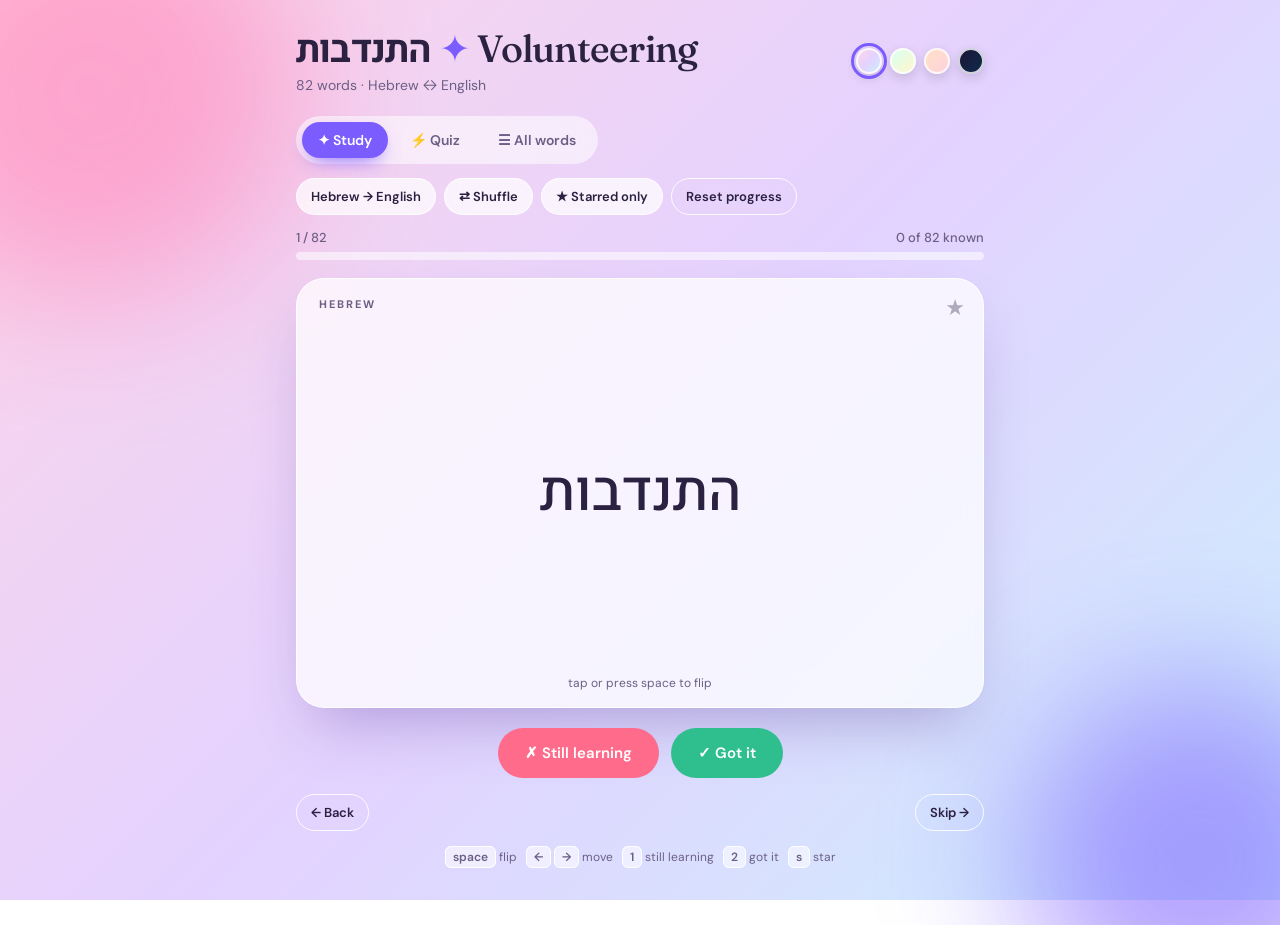
<file: tmp/hitnadvut-flashcards.html>
<!doctype html>
<html lang="en">
<head>
<meta charset="utf-8">
<meta name="viewport" content="width=device-width, initial-scale=1">
<title>התנדבות ✦ Flashcards</title>
<link rel="preconnect" href="https://fonts.googleapis.com">
<link href="https://fonts.googleapis.com/css2?family=Fraunces:ital,opsz,wght@0,9..144,300..700;1,9..144,300..700&family=DM+Sans:wght@400;500;600;700&family=Heebo:wght@300;400;500;700&display=swap" rel="stylesheet">
<style>
  :root {
    --bg1: #ffd6e8; --bg2: #e3d2ff; --bg3: #cdeffd;
    --ink: #2b2140; --ink-soft: #6c5f86; --card: rgba(255,255,255,.72);
    --card-border: rgba(255,255,255,.9); --accent: #7b5cff; --accent-2: #ff7eb6;
    --good: #2fbf8f; --bad: #ff6b8a; --chip: rgba(255,255,255,.55);
    --shadow: 0 30px 60px -20px rgba(80,50,140,.35);
  }
  [data-theme="mint"] {
    --bg1: #d9fff1; --bg2: #e4f6ff; --bg3: #fff6cc;
    --ink: #173a32; --ink-soft: #4f776d; --accent: #10a37f; --accent-2: #ffb400;
    --shadow: 0 30px 60px -20px rgba(16,120,90,.3);
  }
  [data-theme="peach"] {
    --bg1: #ffe1c9; --bg2: #ffd1dc; --bg3: #fff2b3;
    --ink: #4a2a1a; --ink-soft: #8a6251; --accent: #ff6f4e; --accent-2: #ff9ecb;
    --shadow: 0 30px 60px -20px rgba(180,80,40,.3);
  }
  [data-theme="midnight"] {
    --bg1: #1c1538; --bg2: #2a1a4f; --bg3: #0e2a4a;
    --ink: #f3ecff; --ink-soft: #b7a9d6; --card: rgba(255,255,255,.08);
    --card-border: rgba(255,255,255,.18); --accent: #b48bff; --accent-2: #ff8ad4;
    --chip: rgba(255,255,255,.1); --shadow: 0 30px 60px -20px rgba(0,0,0,.6);
  }

  * { box-sizing: border-box; }
  html, body { height: 100%; }
  body {
    margin: 0; font-family: "DM Sans", system-ui, sans-serif; color: var(--ink);
    background: linear-gradient(135deg, var(--bg1), var(--bg2) 50%, var(--bg3));
    background-attachment: fixed; min-height: 100vh; overflow-x: hidden;
    transition: background .6s ease, color .4s ease;
  }
  .blob {
    position: fixed; border-radius: 50%; filter: blur(70px); opacity: .55; z-index: 0;
    pointer-events: none; animation: drift 18s ease-in-out infinite alternate;
  }
  .blob.a { width: 420px; height: 420px; background: var(--accent-2); top: -120px; left: -120px; }
  .blob.b { width: 360px; height: 360px; background: var(--accent); bottom: -140px; right: -100px; animation-delay: -7s; }
  @keyframes drift { from { transform: translate(0,0) scale(1); } to { transform: translate(40px, 60px) scale(1.15); } }

  .app { position: relative; z-index: 1; max-width: 720px; margin: 0 auto; padding: 28px 16px 60px; }

  header { display: flex; align-items: center; justify-content: space-between; gap: 12px; flex-wrap: wrap; }
  h1 {
    font-family: "Fraunces", serif; font-weight: 500; font-size: clamp(26px, 5vw, 38px); margin: 0;
    letter-spacing: -.02em; line-height: 1.1;
  }
  h1 .he { font-family: "Heebo", sans-serif; font-weight: 700; }
  h1 .spark { color: var(--accent); }
  .sub { color: var(--ink-soft); font-size: 14px; margin-top: 4px; }

  .themes { display: flex; gap: 8px; }
  .theme-dot {
    width: 26px; height: 26px; border-radius: 50%; border: 2px solid rgba(255,255,255,.8);
    cursor: pointer; box-shadow: 0 4px 12px rgba(0,0,0,.15); transition: transform .2s;
  }
  .theme-dot:hover { transform: scale(1.15); }
  .theme-dot.on { outline: 3px solid var(--accent); outline-offset: 2px; }

  .tabs { display: flex; gap: 6px; margin: 22px 0 14px; background: var(--chip); padding: 6px; border-radius: 999px; backdrop-filter: blur(10px); width: max-content; max-width: 100%; }
  .tab {
    border: 0; background: transparent; color: var(--ink-soft); font: 600 14px "DM Sans", sans-serif;
    padding: 9px 16px; border-radius: 999px; cursor: pointer; transition: all .25s;
  }
  .tab.on { background: var(--accent); color: #fff; box-shadow: 0 8px 20px -8px var(--accent); }

  .toolbar { display: flex; gap: 8px; flex-wrap: wrap; align-items: center; margin-bottom: 14px; }
  .btn {
    border: 1px solid var(--card-border); background: var(--card); color: var(--ink);
    font: 600 13px "DM Sans", sans-serif; padding: 9px 14px; border-radius: 999px; cursor: pointer;
    backdrop-filter: blur(10px); transition: transform .15s, box-shadow .15s;
  }
  .btn:hover { transform: translateY(-1px); box-shadow: 0 6px 16px -8px rgba(0,0,0,.3); }
  .btn.primary { background: var(--accent); color: #fff; border-color: transparent; }
  .btn.ghost { background: transparent; }
  .btn.good { background: var(--good); color: #fff; border-color: transparent; }
  .btn.bad { background: var(--bad); color: #fff; border-color: transparent; }
  .btn.big { padding: 14px 26px; font-size: 15px; }

  .progress { height: 8px; background: var(--chip); border-radius: 999px; overflow: hidden; margin: 6px 0 18px; }
  .progress > div { height: 100%; width: 0; background: linear-gradient(90deg, var(--accent), var(--accent-2)); transition: width .4s ease; border-radius: 999px; }
  .meta { display: flex; justify-content: space-between; color: var(--ink-soft); font-size: 13px; font-weight: 500; }

  /* Flashcard */
  .scene { perspective: 1400px; }
  .card {
    position: relative; width: 100%; aspect-ratio: 16 / 10; min-height: 260px; cursor: pointer;
    transform-style: preserve-3d; transition: transform .6s cubic-bezier(.2,.8,.2,1);
  }
  .card.flipped { transform: rotateY(180deg); }
  .face {
    position: absolute; inset: 0; backface-visibility: hidden; -webkit-backface-visibility: hidden;
    background: var(--card); border: 1px solid var(--card-border); border-radius: 28px;
    box-shadow: var(--shadow); backdrop-filter: blur(16px);
    display: flex; flex-direction: column; align-items: center; justify-content: center;
    padding: 28px; text-align: center;
  }
  .face.back { transform: rotateY(180deg); }
  .face .label { position: absolute; top: 18px; left: 22px; font-size: 11px; letter-spacing: .18em; text-transform: uppercase; color: var(--ink-soft); font-weight: 700; }
  .face .hint { position: absolute; bottom: 16px; color: var(--ink-soft); font-size: 12px; }
  .word { font-size: clamp(30px, 7vw, 56px); line-height: 1.15; font-weight: 500; }
  .word.he { font-family: "Heebo", sans-serif; direction: rtl; font-weight: 500; }
  .word.en { font-family: "Fraunces", serif; font-style: italic; }
  .star { position: absolute; top: 14px; right: 18px; font-size: 22px; cursor: pointer; opacity: .35; transition: transform .2s, opacity .2s; }
  .star.on { opacity: 1; transform: scale(1.2); }
  .pop { animation: pop .35s ease; }
  @keyframes pop { 0% { transform: scale(.96); opacity: .4; } 100% { transform: scale(1); opacity: 1; } }

  .actions { display: flex; justify-content: center; gap: 12px; margin-top: 20px; flex-wrap: wrap; }
  .nav { display: flex; justify-content: space-between; align-items: center; margin-top: 16px; }
  .keys { color: var(--ink-soft); font-size: 12px; text-align: center; margin-top: 18px; }
  kbd { background: var(--chip); border-radius: 6px; padding: 2px 7px; font-family: inherit; font-weight: 600; border: 1px solid var(--card-border); }

  /* Quiz */
  .quiz-q { background: var(--card); border: 1px solid var(--card-border); border-radius: 28px; padding: 40px 24px; text-align: center; box-shadow: var(--shadow); backdrop-filter: blur(16px); }
  .choices { display: grid; grid-template-columns: 1fr 1fr; gap: 10px; margin-top: 16px; }
  @media (max-width: 520px) { .choices { grid-template-columns: 1fr; } }
  .choice {
    background: var(--card); border: 1px solid var(--card-border); border-radius: 18px; padding: 18px 14px;
    font-size: 18px; cursor: pointer; text-align: center; transition: all .2s; backdrop-filter: blur(10px); color: var(--ink);
    font-family: "DM Sans", sans-serif;
  }
  .choice.he { font-family: "Heebo", sans-serif; direction: rtl; font-size: 22px; }
  .choice:hover { transform: translateY(-2px); border-color: var(--accent); }
  .choice.right { background: var(--good); color: #fff; border-color: transparent; }
  .choice.wrong { background: var(--bad); color: #fff; border-color: transparent; animation: shake .35s; }
  .choice.dim { opacity: .5; pointer-events: none; }
  @keyframes shake { 0%,100% { transform: translateX(0);} 25% { transform: translateX(-6px);} 75% { transform: translateX(6px);} }
  .streak { font-family: "Fraunces", serif; font-size: 15px; color: var(--ink-soft); }
  .streak b { color: var(--accent); font-size: 20px; }

  /* List */
  .list { display: grid; gap: 8px; }
  .row {
    display: grid; grid-template-columns: 1fr auto 1fr; align-items: center; gap: 12px;
    background: var(--card); border: 1px solid var(--card-border); border-radius: 16px; padding: 12px 16px; backdrop-filter: blur(10px);
  }
  .row .he { font-family: "Heebo", sans-serif; direction: rtl; text-align: right; font-size: 19px; font-weight: 500; }
  .row .en { font-family: "Fraunces", serif; font-style: italic; font-size: 16px; color: var(--ink-soft); }
  .row .dot { width: 10px; height: 10px; border-radius: 50%; background: var(--chip); }
  .row .dot.known { background: var(--good); }
  .row .dot.starred { background: var(--accent-2); }
  .search { width: 100%; padding: 12px 16px; border-radius: 999px; border: 1px solid var(--card-border); background: var(--card); color: var(--ink); font: 500 15px "DM Sans", sans-serif; margin-bottom: 12px; outline: none; }

  /* Done screen */
  .done { text-align: center; padding: 50px 20px; background: var(--card); border-radius: 28px; border: 1px solid var(--card-border); box-shadow: var(--shadow); backdrop-filter: blur(16px); }
  .done h2 { font-family: "Fraunces", serif; font-weight: 500; font-size: 34px; margin: 0 0 8px; }
  .done p { color: var(--ink-soft); margin: 0 0 20px; }
  .hidden { display: none !important; }

  canvas#confetti { position: fixed; inset: 0; pointer-events: none; z-index: 50; }
</style>
</head>
<body>
<div class="blob a"></div><div class="blob b"></div>
<canvas id="confetti"></canvas>

<div class="app">
  <header>
    <div>
      <h1><span class="he">התנדבות</span> <span class="spark">✦</span> Volunteering</h1>
      <div class="sub" id="subtitle">82 words · Hebrew ↔ English</div>
    </div>
    <div class="themes" title="pick a vibe">
      <div class="theme-dot on" data-theme="lavender" style="background:linear-gradient(135deg,#ffd6e8,#e3d2ff,#cdeffd)"></div>
      <div class="theme-dot" data-theme="mint" style="background:linear-gradient(135deg,#d9fff1,#fff6cc)"></div>
      <div class="theme-dot" data-theme="peach" style="background:linear-gradient(135deg,#ffe1c9,#ffd1dc)"></div>
      <div class="theme-dot" data-theme="midnight" style="background:linear-gradient(135deg,#1c1538,#0e2a4a)"></div>
    </div>
  </header>

  <div class="tabs">
    <button class="tab on" data-mode="study">✦ Study</button>
    <button class="tab" data-mode="quiz">⚡ Quiz</button>
    <button class="tab" data-mode="list">☰ All words</button>
  </div>

  <!-- STUDY MODE -->
  <section id="study">
    <div class="toolbar">
      <button class="btn" id="dirBtn">Hebrew → English</button>
      <button class="btn" id="shuffleBtn">⇄ Shuffle</button>
      <button class="btn" id="starsOnlyBtn">★ Starred only</button>
      <button class="btn ghost" id="resetBtn">Reset progress</button>
    </div>
    <div class="meta"><span id="counter">1 / 82</span><span id="knownCount">0 known</span></div>
    <div class="progress"><div id="bar"></div></div>

    <div id="studyArea">
      <div class="scene">
        <div class="card" id="card">
          <div class="face front">
            <span class="label" id="frontLabel">Hebrew</span>
            <span class="star" id="star">★</span>
            <div class="word" id="frontWord"></div>
            <span class="hint">tap or press space to flip</span>
          </div>
          <div class="face back">
            <span class="label" id="backLabel">English</span>
            <div class="word" id="backWord"></div>
            <span class="hint">how did you do?</span>
          </div>
        </div>
      </div>
      <div class="actions">
        <button class="btn bad big" id="againBtn">✗ Still learning</button>
        <button class="btn good big" id="gotBtn">✓ Got it</button>
      </div>
      <div class="nav">
        <button class="btn ghost" id="prevBtn">← Back</button>
        <button class="btn ghost" id="nextBtn">Skip →</button>
      </div>
      <div class="keys"><kbd>space</kbd> flip &nbsp; <kbd>←</kbd> <kbd>→</kbd> move &nbsp; <kbd>1</kbd> still learning &nbsp; <kbd>2</kbd> got it &nbsp; <kbd>s</kbd> star</div>
    </div>

    <div id="doneArea" class="done hidden">
      <h2 id="doneTitle">You did it ✨</h2>
      <p id="doneText"></p>
      <button class="btn primary big" id="reviewBtn">Review the tricky ones</button>
      <button class="btn big" id="restartBtn">Start over</button>
    </div>
  </section>

  <!-- QUIZ MODE -->
  <section id="quiz" class="hidden">
    <div class="toolbar">
      <button class="btn" id="quizDirBtn">Hebrew → English</button>
      <span class="streak">streak <b id="streak">0</b> · best <b id="best">0</b></span>
    </div>
    <div class="quiz-q"><div class="word" id="quizWord"></div></div>
    <div class="choices" id="choices"></div>
  </section>

  <!-- LIST MODE -->
  <section id="list" class="hidden">
    <input class="search" id="search" placeholder="search a word… / חפשי מילה">
    <div class="list" id="rows"></div>
  </section>
</div>

<script>
// Cards from the Quizlet set "התנדבות" (82 cards).
// The set left the English side of מצב רוח blank; "mood" was added here.
const CARDS = [
["התנדבות","volunteering"],["להתנדב","to volunteer to"],["מחויבות","commitment, obligation"],
["גן ילדים","kindergarten"],["סייעת","assistant"],["גננת","kindergarten teacher"],
["לשלב","to combine"],["לארגן","to organize"],["להשגיח","to supervise"],
["להשתולל","to go wild"],["לעודד","to encourage"],["שכבה","grade"],
["יתום","orphan"],["עומס לימודים","study load"],["לוותר","to give up"],
["לתרום","to contribute"],["נטל","burden"],["מחמאה","compliment"],
["סיפוק","satisfaction"],["תחושת סיפוק","feeling of satisfaction"],["להמליץ","to recommend"],
["בני נוער","teenagers"],["להשפיע, משפיע","to influence"],["האם","is it"],
["איך/כיצד","how"],["למה/מדוע","why"],["איזה","which"],
["כמה","how many, how much"],["מי","who"],["מה","what"],
["מתי","when (question)"],["איפה/היכן","where"],["לאן","where to"],
["עדין / עדינות","gentle / gentleness"],["סבלן / סבלנות","patient, patience"],["חברותי / חברותיות","friendly / friendliness"],
["רציני / רצינות","serious / seriousness"],["למדן / למדנות","studious / studiousness"],["אחראי / אחריות","responsible / responsibility"],
["ספונטני / ספונטניות","spontaneous / spontaneity"],["רחמן","merciful"],["נעים","pleasant, nice"],
["קשוב","attentive"],["מתוכנן","planned"],["מתחשב","considerate"],
["נחמד","nice"],["נדיב","generous"],["אמפטי","empathetic"],
["מעורבות","involvement"],["מחקר","study, research"],["מוכיח","proves"],
["התאבדות","suicide"],["מנהיגות","leadership"],["סיכוי","chance, possibility"],
["דיכאון","depression"],["חרדה","anxiety"],["יציאה מאזור הנוחות","out of comfort zone"],
["יכולות","abilities"],["מסוגלות","capability"],["להתמודד","to cope"],
["כישלון","failure"],["בריאות נפשית","mental health"],["בריאות פיזית","physical health"],
["מצב רוח","mood"],["ראיון","interview"],["מראיין","interviewer"],
["מרואיין","interviewee"],["ניסיון","experience"],["ארגון","organization"],
["שאלון","questionnaire"],["מועמד","candidate"],["מתאים","suitable"],
["המלצות","recommendations"],["להתקבל","to be accepted"],["התחייבות","commitment"],
["תמיד","always"],["לעיתים, לפעמים","sometimes"],["אף פעם","never"],
["לעיתים קרובות","often"],["לפני","before"],["אחרי","after"],["לאחר מכן","afterwards"]
].map((c, i) => ({ id: i, he: c[0], en: c[1] }));

// ---------- persistent state ----------
const save = (k, v) => localStorage.setItem('hitnadvut_' + k, JSON.stringify(v));
const load = (k, d) => { try { const v = localStorage.getItem('hitnadvut_' + k); return v ? JSON.parse(v) : d; } catch { return d; } };
let known = new Set(load('known', []));
let starred = new Set(load('starred', []));
let heFirst = load('heFirst', true);
let best = load('best', 0);
document.documentElement.dataset.theme = load('theme', 'lavender');

const $ = id => document.getElementById(id);
const shuffle = a => { for (let i = a.length - 1; i > 0; i--) { const j = Math.floor(Math.random() * (i + 1)); [a[i], a[j]] = [a[j], a[i]]; } return a; };

// ---------- themes & tabs ----------
document.querySelectorAll('.theme-dot').forEach(d => {
  d.classList.toggle('on', d.dataset.theme === document.documentElement.dataset.theme);
  d.onclick = () => {
    document.documentElement.dataset.theme = d.dataset.theme; save('theme', d.dataset.theme);
    document.querySelectorAll('.theme-dot').forEach(x => x.classList.toggle('on', x === d));
  };
});
let mode = 'study';
document.querySelectorAll('.tab').forEach(t => t.onclick = () => {
  mode = t.dataset.mode;
  document.querySelectorAll('.tab').forEach(x => x.classList.toggle('on', x === t));
  ['study', 'quiz', 'list'].forEach(m => $(m).classList.toggle('hidden', m !== mode));
  if (mode === 'quiz') nextQuestion();
  if (mode === 'list') renderList();
});

// ---------- study mode ----------
let deck = [], pos = 0, flipped = false, starsOnly = false, missedThisRound = [];

function buildDeck(cards) {
  deck = cards.slice(); pos = 0; missedThisRound = [];
  $('doneArea').classList.add('hidden'); $('studyArea').classList.remove('hidden');
  showCard();
}
function startRound() {
  const pool = CARDS.filter(c => !known.has(c.id) && (!starsOnly || starred.has(c.id)));
  if (pool.length === 0) return finishRound();
  buildDeck(pool);
}
function showCard() {
  const c = deck[pos];
  flipped = false; $('card').classList.remove('flipped');
  const front = heFirst ? c.he : c.en, back = heFirst ? c.en : c.he;
  $('frontWord').textContent = front; $('backWord').textContent = back;
  $('frontWord').className = 'word ' + (heFirst ? 'he' : 'en');
  $('backWord').className = 'word ' + (heFirst ? 'en' : 'he');
  $('frontLabel').textContent = heFirst ? 'Hebrew' : 'English';
  $('backLabel').textContent = heFirst ? 'English' : 'Hebrew';
  $('star').classList.toggle('on', starred.has(c.id));
  $('card').classList.remove('pop'); void $('card').offsetWidth; $('card').classList.add('pop');
  $('counter').textContent = `${pos + 1} / ${deck.length}`;
  updateMeta();
}
function updateMeta() {
  $('knownCount').textContent = `${known.size} of ${CARDS.length} known`;
  $('bar').style.width = (100 * known.size / CARDS.length) + '%';
  $('dirBtn').textContent = $('quizDirBtn').textContent = heFirst ? 'Hebrew → English' : 'English → Hebrew';
  $('starsOnlyBtn').textContent = (starsOnly ? '★ Starred only ✓' : '★ Starred only');
}
function flip() { flipped = !flipped; $('card').classList.toggle('flipped', flipped); }
function advance() { pos++; if (pos >= deck.length) finishRound(); else showCard(); }
function mark(gotIt) {
  const c = deck[pos];
  if (gotIt) known.add(c.id); else { known.delete(c.id); missedThisRound.push(c); }
  save('known', [...known]);
  setTimeout(advance, flipped ? 250 : 0);
}
function finishRound() {
  $('studyArea').classList.add('hidden'); $('doneArea').classList.remove('hidden');
  const allDone = known.size === CARDS.length;
  $('doneTitle').textContent = allDone ? 'All 82 words. Legend. ✨' : 'Round complete ✨';
  $('doneText').textContent = allDone
    ? 'You know every word in the set. Go celebrate.'
    : `${missedThisRound.length} still learning · ${known.size} known so far`;
  $('reviewBtn').classList.toggle('hidden', missedThisRound.length === 0);
  updateMeta();
  if (allDone || missedThisRound.length === 0) confetti();
}

$('card').onclick = e => { if (e.target.id !== 'star') flip(); };
$('star').onclick = () => {
  const c = deck[pos];
  starred.has(c.id) ? starred.delete(c.id) : starred.add(c.id);
  save('starred', [...starred]); $('star').classList.toggle('on', starred.has(c.id));
};
$('gotBtn').onclick = () => mark(true);
$('againBtn').onclick = () => mark(false);
$('nextBtn').onclick = advance;
$('prevBtn').onclick = () => { if (pos > 0) { pos--; showCard(); } };
$('shuffleBtn').onclick = () => { shuffle(deck); pos = 0; showCard(); };
$('dirBtn').onclick = $('quizDirBtn').onclick = () => { heFirst = !heFirst; save('heFirst', heFirst); showCard(); if (mode === 'quiz') nextQuestion(); };
$('starsOnlyBtn').onclick = () => { starsOnly = !starsOnly; startRound(); };
$('resetBtn').onclick = () => { known.clear(); save('known', []); startRound(); };
$('reviewBtn').onclick = () => buildDeck(shuffle(missedThisRound.slice()));
$('restartBtn').onclick = startRound;

document.addEventListener('keydown', e => {
  if (mode !== 'study' || $('studyArea').classList.contains('hidden') || e.target.tagName === 'INPUT') return;
  if (e.code === 'Space') { e.preventDefault(); flip(); }
  else if (e.key === 'ArrowRight') advance();
  else if (e.key === 'ArrowLeft') $('prevBtn').click();
  else if (e.key === '1') mark(false);
  else if (e.key === '2') mark(true);
  else if (e.key === 's') $('star').click();
});

// ---------- quiz mode ----------
let streak = 0, current = null;
function nextQuestion() {
  const pool = shuffle(CARDS.slice());
  current = pool[0];
  const options = shuffle([current, ...pool.slice(1, 4)]);
  $('quizWord').textContent = heFirst ? current.he : current.en;
  $('quizWord').className = 'word ' + (heFirst ? 'he' : 'en');
  $('choices').innerHTML = '';
  options.forEach(o => {
    const b = document.createElement('button');
    b.className = 'choice ' + (heFirst ? 'en' : 'he');
    b.textContent = heFirst ? o.en : o.he;
    b.onclick = () => answer(b, o);
    $('choices').appendChild(b);
  });
  $('streak').textContent = streak; $('best').textContent = best;
}
function answer(btn, o) {
  const right = o.id === current.id;
  document.querySelectorAll('.choice').forEach(c => c.classList.add('dim'));
  btn.classList.remove('dim'); btn.classList.add(right ? 'right' : 'wrong');
  if (right) { streak++; if (streak > best) { best = streak; save('best', best); } if (streak % 10 === 0) confetti(); }
  else {
    streak = 0;
    document.querySelectorAll('.choice').forEach(c => { if (c.textContent === (heFirst ? current.en : current.he)) { c.classList.remove('dim'); c.classList.add('right'); } });
  }
  setTimeout(nextQuestion, right ? 650 : 1300);
}

// ---------- list mode ----------
function renderList() {
  const q = $('search').value.trim().toLowerCase();
  $('rows').innerHTML = '';
  CARDS.filter(c => !q || c.he.includes(q) || c.en.toLowerCase().includes(q)).forEach(c => {
    const r = document.createElement('div'); r.className = 'row';
    const dot = starred.has(c.id) ? 'starred' : known.has(c.id) ? 'known' : '';
    r.innerHTML = `<div class="en">${c.en}</div><div class="dot ${dot}"></div><div class="he">${c.he}</div>`;
    $('rows').appendChild(r);
  });
}
$('search').oninput = renderList;

// ---------- confetti ----------
function confetti() {
  const cv = $('confetti'), ctx = cv.getContext('2d');
  cv.width = innerWidth; cv.height = innerHeight;
  const colors = ['#7b5cff', '#ff7eb6', '#ffd166', '#2fbf8f', '#4cc9f0'];
  const bits = Array.from({ length: 160 }, () => ({
    x: Math.random() * cv.width, y: -20 - Math.random() * cv.height * .5,
    r: 4 + Math.random() * 6, c: colors[Math.floor(Math.random() * colors.length)],
    vy: 2 + Math.random() * 4, vx: -1.5 + Math.random() * 3, a: Math.random() * Math.PI
  }));
  let t = 0;
  (function draw() {
    ctx.clearRect(0, 0, cv.width, cv.height);
    bits.forEach(b => {
      b.y += b.vy; b.x += b.vx; b.a += .1;
      ctx.save(); ctx.translate(b.x, b.y); ctx.rotate(b.a); ctx.fillStyle = b.c;
      ctx.fillRect(-b.r / 2, -b.r / 2, b.r, b.r * .6); ctx.restore();
    });
    if (++t < 180) requestAnimationFrame(draw); else ctx.clearRect(0, 0, cv.width, cv.height);
  })();
}

// ---------- go ----------
startRound();
</script>
</body>
</html>
</file>
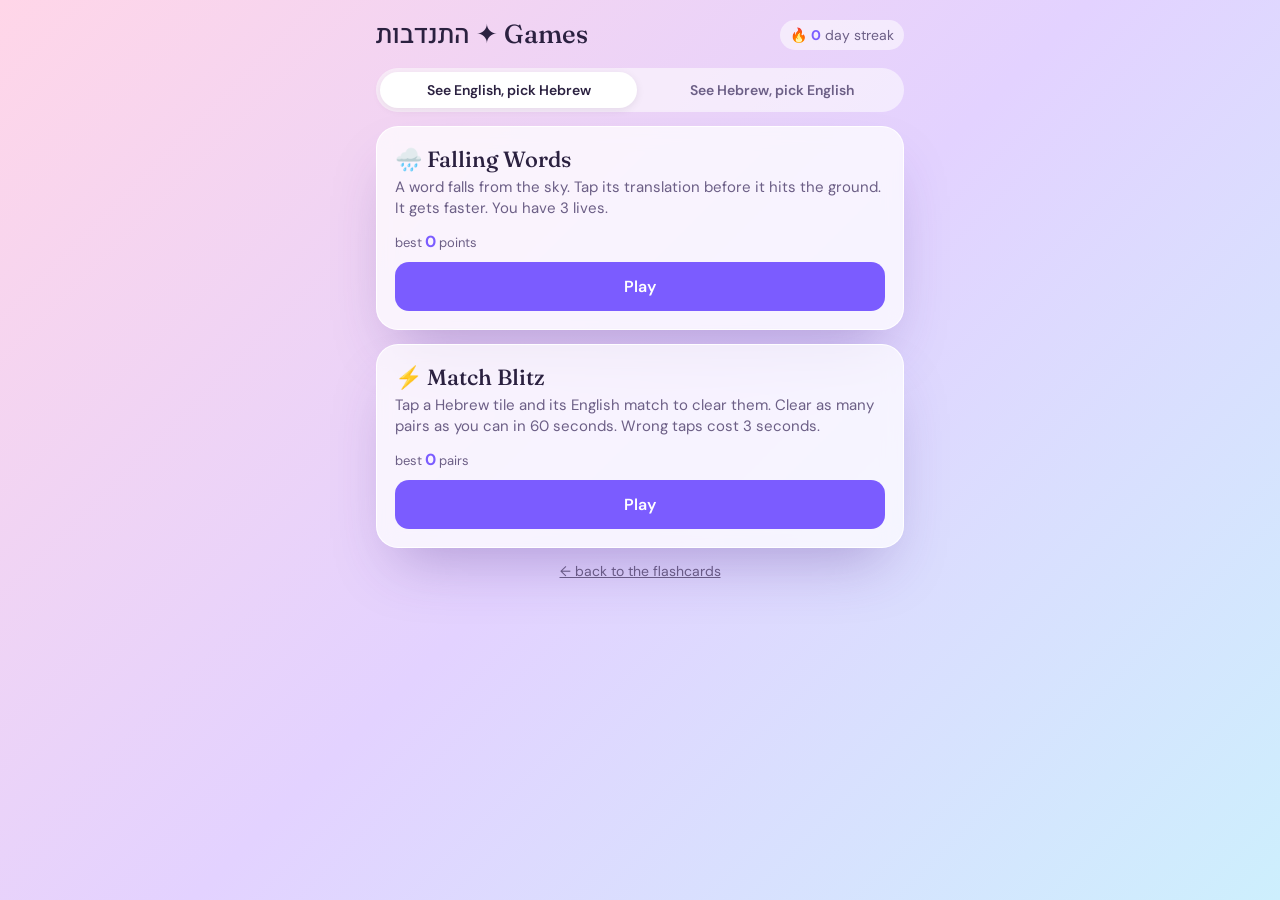
<file: tmp/hitnadvut-games.html>
<!doctype html>
<html lang="en">
<head>
<meta charset="utf-8">
<meta name="viewport" content="width=device-width, initial-scale=1">
<title>התנדבות ✦ Word Games</title>
<link rel="preconnect" href="https://fonts.googleapis.com">
<link href="https://fonts.googleapis.com/css2?family=Fraunces:ital,opsz,wght@0,9..144,300..700;1,9..144,300..700&family=DM+Sans:wght@400;500;600;700&family=Heebo:wght@300;400;500;700&display=swap" rel="stylesheet">
<style>
  :root {
    --bg1: #ffd6e8; --bg2: #e3d2ff; --bg3: #cdeffd;
    --ink: #2b2140; --ink-soft: #6c5f86; --card: rgba(255,255,255,.72);
    --card-border: rgba(255,255,255,.9); --accent: #7b5cff; --accent-2: #ff7eb6;
    --good: #2fbf8f; --bad: #ff6b8a; --chip: rgba(255,255,255,.55);
    --shadow: 0 30px 60px -20px rgba(80,50,140,.35);
  }
  * { box-sizing: border-box; -webkit-tap-highlight-color: transparent; }
  html, body { margin: 0; min-height: 100%; }
  body {
    font-family: "DM Sans", system-ui, sans-serif; color: var(--ink);
    background: linear-gradient(135deg, var(--bg1), var(--bg2) 50%, var(--bg3));
    background-attachment: fixed; overflow-x: hidden; user-select: none;
  }
  .he { font-family: "Heebo", sans-serif; direction: rtl; }
  .wrap { max-width: 560px; margin: 0 auto; padding: 16px 16px 40px; }
  header { display: flex; align-items: center; justify-content: space-between; gap: 12px; margin-bottom: 14px; }
  h1 { font-family: "Fraunces", serif; font-weight: 500; font-size: 26px; margin: 0; }
  h1 .he { font-weight: 500; }
  header a { color: var(--ink-soft); text-decoration: none; font-size: 14px; }
  .fire { font-size: 14px; color: var(--ink-soft); background: var(--chip); padding: 6px 10px; border-radius: 999px; white-space: nowrap; }
  .fire b { color: var(--accent); }
  .hidden { display: none !important; }

  .panel {
    background: var(--card); border: 1px solid var(--card-border); border-radius: 22px;
    padding: 18px; box-shadow: var(--shadow); backdrop-filter: blur(10px); margin-bottom: 14px;
  }
  .panel h2 { font-family: "Fraunces", serif; font-weight: 500; font-size: 22px; margin: 0 0 4px; }
  .panel p { margin: 0 0 12px; color: var(--ink-soft); font-size: 15px; line-height: 1.4; }
  .best { font-size: 13px; color: var(--ink-soft); margin-bottom: 10px; }
  .best b { color: var(--accent); font-size: 16px; }
  .btn {
    font: inherit; font-weight: 600; font-size: 16px; border: 0; border-radius: 14px; cursor: pointer;
    padding: 14px 18px; background: var(--accent); color: #fff; width: 100%; transition: transform .1s;
  }
  .btn:active { transform: scale(.97); }
  .btn.ghost { background: var(--chip); color: var(--ink); }
  .row2 { display: grid; grid-template-columns: 1fr 1fr; gap: 10px; }

  .toggle { display: flex; gap: 6px; background: var(--chip); border-radius: 999px; padding: 4px; margin-bottom: 14px; }
  .toggle button { flex: 1; font: inherit; font-size: 14px; font-weight: 600; border: 0; border-radius: 999px; padding: 9px 6px; background: transparent; color: var(--ink-soft); cursor: pointer; }
  .toggle button.on { background: #fff; color: var(--ink); box-shadow: 0 2px 8px rgba(0,0,0,.08); }

  .tricky { display: flex; flex-wrap: wrap; gap: 6px; }
  .tricky span { background: var(--chip); border-radius: 10px; padding: 6px 10px; font-size: 14px; }
  .tricky .he { font-weight: 500; }

  /* HUD */
  .hud { display: flex; justify-content: space-between; align-items: center; font-size: 15px; color: var(--ink-soft); margin-bottom: 10px; }
  .hud b { color: var(--ink); font-size: 20px; font-family: "Fraunces", serif; }
  .hearts { letter-spacing: 2px; font-size: 18px; }

  /* FALLING WORDS */
  #sky {
    position: relative; height: min(44vh, 360px); border-radius: 22px; overflow: hidden;
    background: var(--card); border: 1px solid var(--card-border); box-shadow: var(--shadow); margin-bottom: 12px;
  }
  #ground { position: absolute; left: 0; right: 0; bottom: 0; height: 6px; background: var(--accent-2); opacity: .5; }
  .word {
    position: absolute; left: 50%; transform: translateX(-50%); top: 0;
    font-size: 30px; font-weight: 600; padding: 10px 20px; border-radius: 16px; background: #fff;
    box-shadow: 0 10px 30px -10px rgba(80,50,140,.4); white-space: nowrap; max-width: 95%;
    overflow: hidden; text-overflow: ellipsis;
  }
  .word.he { font-size: 34px; }
  .word.pop { animation: pop .35s forwards; }
  @keyframes pop { to { transform: translateX(-50%) scale(1.6); opacity: 0; } }
  .toast {
    position: absolute; left: 50%; top: 40%; transform: translateX(-50%);
    font-family: "Fraunces", serif; font-size: 28px; color: var(--accent); animation: rise 1s forwards; pointer-events: none;
  }
  @keyframes rise { from { opacity: 1; } to { opacity: 0; transform: translate(-50%, -40px); } }
  .answers { display: grid; grid-template-columns: 1fr 1fr; gap: 10px; }
  .answers button {
    font: inherit; font-size: 19px; font-weight: 500; min-height: 64px; border: 0; border-radius: 16px;
    background: var(--card); border: 1px solid var(--card-border); color: var(--ink); cursor: pointer; padding: 8px 10px;
    transition: transform .1s, background .15s;
  }
  .answers button.he { font-size: 22px; }
  .answers button:active { transform: scale(.96); }
  .answers button.right { background: var(--good); color: #fff; }
  .answers button.wrong { background: var(--bad); color: #fff; animation: shake .3s; }
  .answers button:disabled { cursor: default; }
  @keyframes shake { 25% { transform: translateX(-6px); } 75% { transform: translateX(6px); } }

  /* MATCH BLITZ */
  .timer { height: 10px; border-radius: 999px; background: var(--chip); overflow: hidden; margin-bottom: 12px; }
  .timer div { height: 100%; background: var(--accent); width: 100%; transition: width .25s linear; }
  .grid { display: grid; grid-template-columns: repeat(3, 1fr); gap: 10px; }
  .tile {
    font: inherit; font-size: 16px; font-weight: 500; min-height: 78px; border: 0; border-radius: 16px;
    background: var(--card); border: 1px solid var(--card-border); color: var(--ink); cursor: pointer; padding: 6px;
    transition: transform .1s, background .15s, opacity .3s; line-height: 1.2; overflow-wrap: anywhere;
  }
  .tile.he { font-size: 20px; }
  .tile.sel { background: var(--accent); color: #fff; transform: scale(1.04); }
  .tile.hit { background: var(--good); color: #fff; }
  .tile.miss { background: var(--bad); color: #fff; animation: shake .3s; }
  .tile.gone { opacity: 0; pointer-events: none; }

  /* RESULTS */
  .score-big { font-family: "Fraunces", serif; font-size: 64px; line-height: 1; margin: 6px 0; color: var(--accent); }
  .newbest { color: var(--good); font-weight: 700; font-size: 18px; margin-bottom: 10px; }
  .missed { margin: 12px 0 16px; display: grid; gap: 6px; }
  .missed div { display: flex; justify-content: space-between; gap: 10px; background: var(--chip); border-radius: 10px; padding: 8px 12px; font-size: 15px; }
  .missed .he { font-weight: 500; font-size: 17px; }

  canvas#confetti { position: fixed; inset: 0; pointer-events: none; z-index: 50; }
</style>
</head>
<body>
<canvas id="confetti"></canvas>
<div class="wrap">
  <header>
    <h1><span class="he">התנדבות</span> ✦ Games</h1>
    <span class="fire">🔥 <b id="dayStreak">0</b> day streak</span>
  </header>

  <!-- HOME -->
  <section id="home">
    <div class="toggle">
      <button id="dirHe" class="on">See English, pick Hebrew</button>
      <button id="dirEn">See Hebrew, pick English</button>
    </div>

    <div class="panel">
      <h2>🌧️ Falling Words</h2>
      <p>A word falls from the sky. Tap its translation before it hits the ground. It gets faster. You have 3 lives.</p>
      <div class="best">best <b id="bestFalling">0</b> points</div>
      <button class="btn" id="startFalling">Play</button>
    </div>

    <div class="panel">
      <h2>⚡ Match Blitz</h2>
      <p>Tap a Hebrew tile and its English match to clear them. Clear as many pairs as you can in 60 seconds. Wrong taps cost 3 seconds.</p>
      <div class="best">best <b id="bestMatch">0</b> pairs</div>
      <button class="btn" id="startMatch">Play</button>
    </div>

    <div class="panel" id="trickyPanel">
      <h2>🎯 Words that keep getting you</h2>
      <p>These show up more often in both games until you beat them.</p>
      <div class="tricky" id="tricky"></div>
    </div>

    <p style="text-align:center;font-size:14px"><a href="hitnadvut-flashcards.html" style="color:var(--ink-soft)">← back to the flashcards</a></p>
  </section>

  <!-- FALLING WORDS -->
  <section id="falling" class="hidden">
    <div class="hud">
      <span>score <b id="fScore">0</b></span>
      <span>level <b id="fLevel">1</b></span>
      <span class="hearts" id="fLives">❤️❤️❤️</span>
    </div>
    <div id="sky"><div id="ground"></div></div>
    <div class="answers" id="answers"></div>
    <p style="text-align:center;margin-top:14px"><button class="btn ghost" id="quitFalling" style="width:auto;padding:8px 16px;font-size:14px">quit</button></p>
  </section>

  <!-- MATCH BLITZ -->
  <section id="match" class="hidden">
    <div class="hud">
      <span>pairs <b id="mScore">0</b></span>
      <span><b id="mTime">60</b>s</span>
    </div>
    <div class="timer"><div id="mBar"></div></div>
    <div class="grid" id="grid"></div>
    <p style="text-align:center;margin-top:14px"><button class="btn ghost" id="quitMatch" style="width:auto;padding:8px 16px;font-size:14px">quit</button></p>
  </section>

  <!-- RESULTS -->
  <section id="over" class="hidden">
    <div class="panel" style="text-align:center">
      <h2 id="overTitle">Game over</h2>
      <div class="score-big" id="overScore">0</div>
      <div id="overBest" class="best"></div>
      <div id="overNew" class="newbest hidden">🎉 New best!</div>
      <div id="overMissedWrap">
        <p style="margin-bottom:6px">Words to look at again:</p>
        <div class="missed" id="overMissed"></div>
      </div>
      <div class="row2">
        <button class="btn" id="again">Play again</button>
        <button class="btn ghost" id="goHome">Home</button>
      </div>
    </div>
  </section>
</div>

<script>
// Same 82 cards as the flashcards page (Quizlet set "התנדבות").
const CARDS = [
["התנדבות","volunteering"],["להתנדב","to volunteer to"],["מחויבות","commitment, obligation"],
["גן ילדים","kindergarten"],["סייעת","assistant"],["גננת","kindergarten teacher"],
["לשלב","to combine"],["לארגן","to organize"],["להשגיח","to supervise"],
["להשתולל","to go wild"],["לעודד","to encourage"],["שכבה","grade"],
["יתום","orphan"],["עומס לימודים","study load"],["לוותר","to give up"],
["לתרום","to contribute"],["נטל","burden"],["מחמאה","compliment"],
["סיפוק","satisfaction"],["תחושת סיפוק","feeling of satisfaction"],["להמליץ","to recommend"],
["בני נוער","teenagers"],["להשפיע, משפיע","to influence"],["האם","is it"],
["איך/כיצד","how"],["למה/מדוע","why"],["איזה","which"],
["כמה","how many, how much"],["מי","who"],["מה","what"],
["מתי","when (question)"],["איפה/היכן","where"],["לאן","where to"],
["עדין / עדינות","gentle / gentleness"],["סבלן / סבלנות","patient, patience"],["חברותי / חברותיות","friendly / friendliness"],
["רציני / רצינות","serious / seriousness"],["למדן / למדנות","studious / studiousness"],["אחראי / אחריות","responsible / responsibility"],
["ספונטני / ספונטניות","spontaneous / spontaneity"],["רחמן","merciful"],["נעים","pleasant, nice"],
["קשוב","attentive"],["מתוכנן","planned"],["מתחשב","considerate"],
["נחמד","nice"],["נדיב","generous"],["אמפטי","empathetic"],
["מעורבות","involvement"],["מחקר","study, research"],["מוכיח","proves"],
["התאבדות","suicide"],["מנהיגות","leadership"],["סיכוי","chance, possibility"],
["דיכאון","depression"],["חרדה","anxiety"],["יציאה מאזור הנוחות","out of comfort zone"],
["יכולות","abilities"],["מסוגלות","capability"],["להתמודד","to cope"],
["כישלון","failure"],["בריאות נפשית","mental health"],["בריאות פיזית","physical health"],
["מצב רוח","mood"],["ראיון","interview"],["מראיין","interviewer"],
["מרואיין","interviewee"],["ניסיון","experience"],["ארגון","organization"],
["שאלון","questionnaire"],["מועמד","candidate"],["מתאים","suitable"],
["המלצות","recommendations"],["להתקבל","to be accepted"],["התחייבות","commitment"],
["תמיד","always"],["לעיתים, לפעמים","sometimes"],["אף פעם","never"],
["לעיתים קרובות","often"],["לפני","before"],["אחרי","after"],["לאחר מכן","afterwards"]
].map((c, i) => ({ id: i, he: c[0], en: c[1] }));

// ---------- helpers & persistent state ----------
const $ = id => document.getElementById(id);
const save = (k, v) => { try { localStorage.setItem('hitnadvut_games_' + k, JSON.stringify(v)); } catch {} };
const load = (k, d) => { try { const v = localStorage.getItem('hitnadvut_games_' + k); return v ? JSON.parse(v) : d; } catch { return d; } };
const shuffle = a => { for (let i = a.length - 1; i > 0; i--) { const j = Math.floor(Math.random() * (i + 1)); [a[i], a[j]] = [a[j], a[i]]; } return a; };
const show = id => { ['home', 'falling', 'match', 'over'].forEach(s => $(s).classList.toggle('hidden', s !== id)); window.scrollTo(0, 0); };

let best = load('best', { falling: 0, match: 0 });
let misses = load('misses', {});            // card id -> how many times it has been missed
let showHebrewAnswers = load('dir', true);  // true: see English, pick Hebrew

const prompt = c => showHebrewAnswers ? c.en : c.he;
const answer = c => showHebrewAnswers ? c.he : c.en;
const recordMiss = c => { misses[c.id] = (misses[c.id] || 0) + 1; save('misses', misses); };
const recordHit = c => { if (misses[c.id]) { misses[c.id]--; if (!misses[c.id]) delete misses[c.id]; save('misses', misses); } };

// Words she keeps missing get extra copies in the draw pile, so they come up more often.
function weightedPool() {
  const pool = [];
  CARDS.forEach(c => { for (let n = 0; n <= Math.min(misses[c.id] || 0, 3); n++) pool.push(c); });
  return shuffle(pool);
}
function pickDistractors(card, n) {
  return shuffle(CARDS.filter(c => c.id !== card.id)).slice(0, n);
}

// ---------- sound (tiny beeps, no files needed) ----------
let audio;
function beep(freq, ms, type = 'sine') {
  try {
    audio = audio || new (window.AudioContext || window.webkitAudioContext)();
    const o = audio.createOscillator(), g = audio.createGain();
    o.type = type; o.frequency.value = freq; o.connect(g); g.connect(audio.destination);
    g.gain.setValueAtTime(.15, audio.currentTime);
    g.gain.exponentialRampToValueAtTime(.001, audio.currentTime + ms / 1000);
    o.start(); o.stop(audio.currentTime + ms / 1000);
  } catch {}
}
const dingGood = () => { beep(660, 90); setTimeout(() => beep(880, 120), 80); };
const buzzBad = () => { beep(160, 180, 'square'); if (navigator.vibrate) navigator.vibrate(80); };

// ---------- day streak ----------
const localDate = d => `${d.getFullYear()}-${d.getMonth() + 1}-${d.getDate()}`;   // local day, not UTC
function bumpDayStreak() {
  const today = localDate(new Date());
  const s = load('days', { last: null, count: 0 });
  if (s.last !== today) {
    const yesterday = localDate(new Date(Date.now() - 864e5));
    s.count = s.last === yesterday ? s.count + 1 : 1;
    s.last = today; save('days', s);
  }
  $('dayStreak').textContent = s.count;
}
$('dayStreak').textContent = load('days', { count: 0 }).count;

// ---------- home screen ----------
function renderHome() {
  $('bestFalling').textContent = best.falling;
  $('bestMatch').textContent = best.match;
  $('dirHe').classList.toggle('on', showHebrewAnswers);
  $('dirEn').classList.toggle('on', !showHebrewAnswers);
  const tricky = Object.entries(misses).sort((a, b) => b[1] - a[1]).slice(0, 10).map(([id]) => CARDS[id]);
  $('trickyPanel').classList.toggle('hidden', tricky.length === 0);
  $('tricky').innerHTML = tricky.map(c => `<span><span class="he">${c.he}</span> · ${c.en}</span>`).join('');
}
$('dirHe').onclick = () => { showHebrewAnswers = true; save('dir', true); renderHome(); };
$('dirEn').onclick = () => { showHebrewAnswers = false; save('dir', false); renderHome(); };

// ---------- results screen ----------
let lastGame = null;
function finish(game, score, unit, missedCards) {
  lastGame = game;
  const isNew = score > best[game];
  if (isNew) best[game] = score; save('best', best);
  bumpDayStreak();
  $('overTitle').textContent = game === 'falling' ? '🌧️ Falling Words' : '⚡ Match Blitz';
  $('overScore').textContent = score;
  $('overBest').innerHTML = `${unit} · best <b>${best[game]}</b>`;
  $('overNew').classList.toggle('hidden', !isNew);
  const uniq = [...new Map(missedCards.map(c => [c.id, c])).values()];
  $('overMissedWrap').classList.toggle('hidden', uniq.length === 0);
  $('overMissed').innerHTML = uniq.map(c => `<div><span class="he">${c.he}</span><span>${c.en}</span></div>`).join('');
  show('over');
  if (isNew && score > 0) confetti();
}
$('again').onclick = () => lastGame === 'falling' ? startFalling() : startMatch();
$('goHome').onclick = () => { renderHome(); show('home'); };

// ---------- FALLING WORDS ----------
const F = {};  // game state
function startFalling() {
  Object.assign(F, { score: 0, lives: 3, level: 1, correctInLevel: 0, speed: 38, missed: [], pool: weightedPool(), running: true, locked: false });
  $('sky').querySelectorAll('.word, .toast').forEach(e => e.remove());
  updateFallingHud();
  show('falling');
  spawnWord();
}
function updateFallingHud() {
  $('fScore').textContent = F.score;
  $('fLevel').textContent = F.level;
  $('fLives').textContent = '❤️'.repeat(F.lives) + '🖤'.repeat(3 - F.lives);
}
function spawnWord() {
  if (!F.running) return;
  if (F.pool.length === 0) F.pool = weightedPool();
  F.card = F.pool.pop();
  F.y = -60; F.lastTime = null; F.locked = false;
  const el = document.createElement('div');
  el.className = 'word' + (showHebrewAnswers ? '' : ' he');
  el.textContent = prompt(F.card);
  $('sky').appendChild(el); F.el = el;

  const options = shuffle([F.card, ...pickDistractors(F.card, 3)]);
  $('answers').innerHTML = options.map(c =>
    `<button class="${showHebrewAnswers ? 'he' : ''}" data-id="${c.id}">${answer(c)}</button>`).join('');
  requestAnimationFrame(fallStep);
}
function fallStep(t) {
  if (!F.running || F.locked) return;
  if (F.lastTime === null) F.lastTime = t;
  F.y += F.speed * (t - F.lastTime) / 1000; F.lastTime = t;
  F.el.style.top = F.y + 'px';
  const floor = $('sky').clientHeight - F.el.offsetHeight - 6;
  if (F.y >= floor) { fallingWrong(null); return; }
  requestAnimationFrame(fallStep);
}
$('answers').onclick = e => {
  const btn = e.target.closest('button');
  if (!btn || F.locked || !F.running) return;
  F.locked = true;
  if (+btn.dataset.id === F.card.id) fallingRight(btn); else fallingWrong(btn);
};
function fallingRight(btn) {
  btn.classList.add('right'); dingGood(); recordHit(F.card);
  const heightBonus = Math.round(10 * (1 - F.y / $('sky').clientHeight));   // more points for catching it early
  F.score += (10 + Math.max(heightBonus, 0)) * F.level;
  F.correctInLevel++;
  if (F.correctInLevel === 6) {       // level up: faster
    F.level++; F.correctInLevel = 0; F.speed *= 1.18;
    toast(`Level ${F.level}!`); confetti(40);
  }
  updateFallingHud();
  F.el.classList.add('pop');
  setTimeout(() => { F.el.remove(); spawnWord(); }, 350);
}
function fallingWrong(btn) {
  F.locked = true; buzzBad(); recordMiss(F.card); F.missed.push(F.card);
  if (btn) btn.classList.add('wrong');
  const right = $('answers').querySelector(`[data-id="${F.card.id}"]`);
  right.classList.add('right');
  F.lives--; updateFallingHud();
  setTimeout(() => {
    F.el.remove();
    if (F.lives === 0) { F.running = false; finish('falling', F.score, 'points', F.missed); }
    else spawnWord();
  }, 900);
}
function toast(text) {
  const el = document.createElement('div'); el.className = 'toast'; el.textContent = text;
  $('sky').appendChild(el); setTimeout(() => el.remove(), 1000);
}
$('startFalling').onclick = startFalling;
$('quitFalling').onclick = () => { F.running = false; finish('falling', F.score, 'points', F.missed); };

// ---------- MATCH BLITZ ----------
const M = {};
function startMatch() {
  Object.assign(M, { pairs: 0, timeLeft: 60, missed: [], pool: weightedPool(), sel: null, running: true });
  $('mScore').textContent = 0;
  show('match');
  dealTiles();
  clearInterval(M.timer);
  M.timer = setInterval(tickMatch, 1000);
  tickMatch(true);
}
function tickMatch(first) {
  if (!first) M.timeLeft--;
  $('mTime').textContent = Math.max(M.timeLeft, 0);
  $('mBar').style.width = (100 * Math.max(M.timeLeft, 0) / 60) + '%';
  if (M.timeLeft <= 0) endMatch();
}
function endMatch() {
  clearInterval(M.timer); M.running = false;
  finish('match', M.pairs, 'pairs', M.missed);
}
function dealTiles() {
  // six distinct cards -> twelve tiles (one Hebrew, one English per card)
  const cards = [];
  while (cards.length < 6) {
    if (M.pool.length === 0) M.pool = weightedPool();
    const c = M.pool.pop();
    if (!cards.some(x => x.id === c.id)) cards.push(c);
  }
  const tiles = shuffle(cards.flatMap(c => [{ id: c.id, text: c.he, he: true }, { id: c.id, text: c.en, he: false }]));
  $('grid').innerHTML = tiles.map(t =>
    `<button class="tile ${t.he ? 'he' : ''}" data-id="${t.id}" data-side="${t.he ? 'he' : 'en'}">${t.text}</button>`).join('');
  M.left = 6; M.sel = null;
}
$('grid').onclick = e => {
  const tile = e.target.closest('.tile');
  if (!tile || !M.running || tile.classList.contains('gone') || tile.classList.contains('miss')) return;
  if (!M.sel) { M.sel = tile; tile.classList.add('sel'); return; }
  if (tile === M.sel) { tile.classList.remove('sel'); M.sel = null; return; }
  const a = M.sel; M.sel = null; a.classList.remove('sel');
  const card = CARDS[+a.dataset.id];
  if (a.dataset.id === tile.dataset.id && a.dataset.side !== tile.dataset.side) {
    dingGood(); recordHit(card);
    M.pairs++; $('mScore').textContent = M.pairs;
    [a, tile].forEach(t => t.classList.add('hit'));
    setTimeout(() => { [a, tile].forEach(t => t.classList.add('gone')); if (--M.left === 0) dealTiles(); }, 250);
  } else {
    buzzBad(); recordMiss(card); M.missed.push(card);
    M.timeLeft -= 3; tickMatch(true);
    [a, tile].forEach(t => t.classList.add('miss'));
    setTimeout(() => [a, tile].forEach(t => t.classList.remove('miss')), 400);
  }
};
$('startMatch').onclick = startMatch;
$('quitMatch').onclick = endMatch;

// ---------- confetti ----------
function confetti(n = 140) {
  const cv = $('confetti'), ctx = cv.getContext('2d');
  cv.width = innerWidth; cv.height = innerHeight;
  const colors = ['#7b5cff', '#ff7eb6', '#2fbf8f', '#ffb400', '#5cc8ff'];
  const bits = Array.from({ length: n }, () => ({
    x: Math.random() * cv.width, y: -20 - Math.random() * 200, r: 4 + Math.random() * 6,
    c: colors[Math.floor(Math.random() * colors.length)], vy: 2 + Math.random() * 3, vx: -1 + Math.random() * 2, a: Math.random() * 6
  }));
  let frames = 0;
  (function draw() {
    ctx.clearRect(0, 0, cv.width, cv.height);
    bits.forEach(b => { b.y += b.vy; b.x += b.vx; b.a += .1; ctx.fillStyle = b.c; ctx.save(); ctx.translate(b.x, b.y); ctx.rotate(b.a); ctx.fillRect(-b.r, -b.r / 2, b.r * 2, b.r); ctx.restore(); });
    if (++frames < 150) requestAnimationFrame(draw); else ctx.clearRect(0, 0, cv.width, cv.height);
  })();
}

renderHome();
</script>
</body>
</html>
</file>
<file: style.css>
/* Styles for Tal Gross's personal site. Mimics the look of the old BU WordPress theme. */

:root {
  --text: #333;
  --heading: #000;
  --link: #0f69d7;
  --link-visited: #7337af;
  --rule: #ddd;
  --sans: "Helvetica Neue", Helvetica, Arial, sans-serif;
}

body {
  margin: 0;
  background: #fff;
  color: var(--text);
  font-family: var(--sans);
  font-size: 18px;
  line-height: 1.6;
}

a { color: var(--link); }
a:visited { color: var(--link-visited); }
a:hover { text-decoration: none; }

main {
  max-width: 740px;
  margin: 0 auto;
  padding: 50px 20px 60px;
}

h1, h2 { color: var(--heading); line-height: 1.3; }
h1 { font-size: 30px; }
h2 { font-size: 24px; margin-top: 40px; }
.section-heading { font-size: 23px; margin: 40px 0 25px; } /* homepage sections; overrides the h2 size above */

/* Contact lines on the left, photo beside them. The text column stretches to the photo's
   height, with the name pinned to the top edge and the contact lines to the bottom edge. */
.contact {
  display: flex;
  justify-content: space-between;
  align-items: stretch;
  gap: 20px;
  margin-bottom: 40px; /* breathing room before the bio paragraph */
}
.contact-text {
  display: flex;
  flex-direction: column;
  justify-content: space-between;
  gap: 12px; /* minimum spacing between the three groups when the text is taller than the photo */
}
/* Tight line-height and a small negative margin pull the top of the letters up to the photo edge */
.contact h1 { line-height: 1; margin: -3px 0 4px; }
.title { margin: 0; }
.affiliation { margin: 0; }
.contact-links { margin: 0 0 -4px; font-size: 16px; } /* negative margin drops the last line onto the photo's bottom edge */
.headshot {
  width: 220px;
  margin-right: 50px;
  align-self: flex-start; /* keep the photo at its natural height; never stretch it */
}

/* Each publication: main citation, then indented notes (NBER version, media, awards) */
.paper { margin-bottom: 25px; }
.paper p { margin: 0; }
.paper .note { padding-left: 2em; }

code { font-size: 16px; }

.home-link { font-size: 16px; margin-top: 0; }

@media (max-width: 600px) {
  body { font-size: 17px; }
  main { padding: 20px 16px 40px; }
  .headshot { width: 130px; margin-right: 0; }
}
</file>
